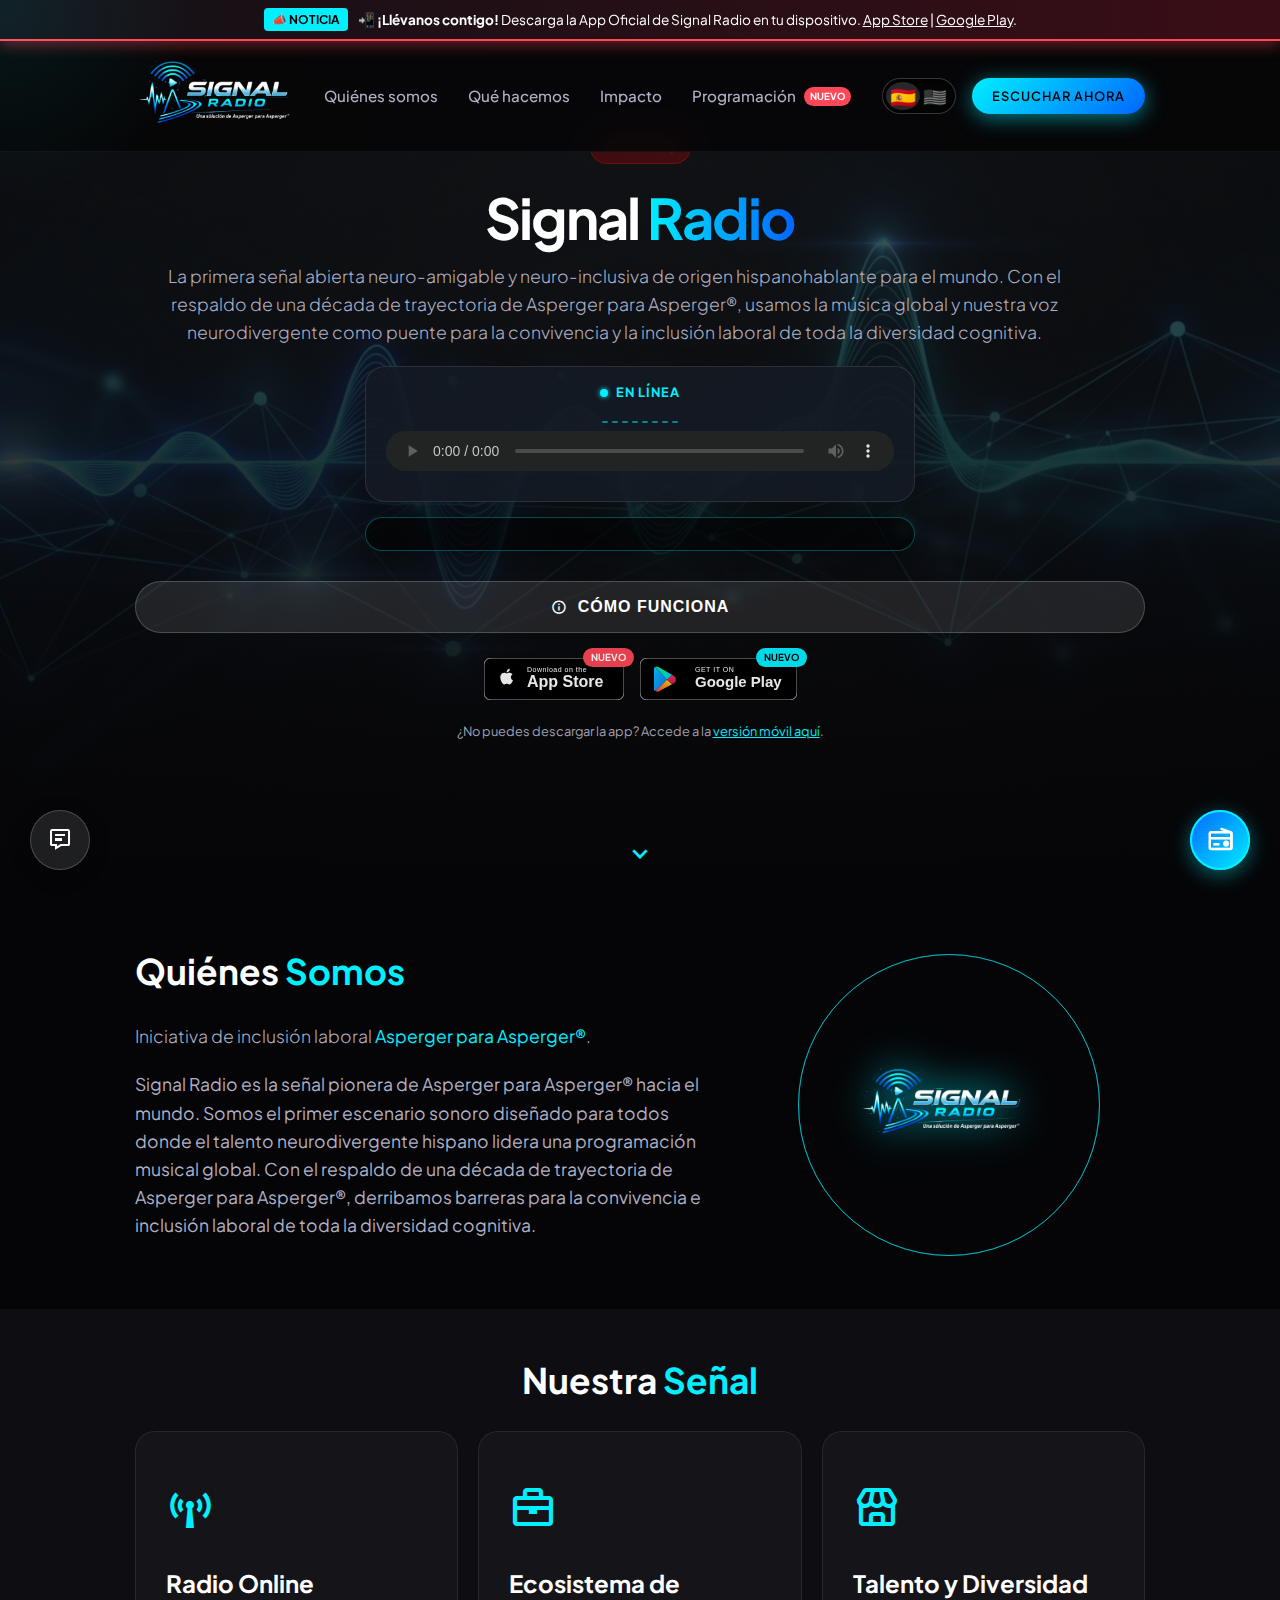
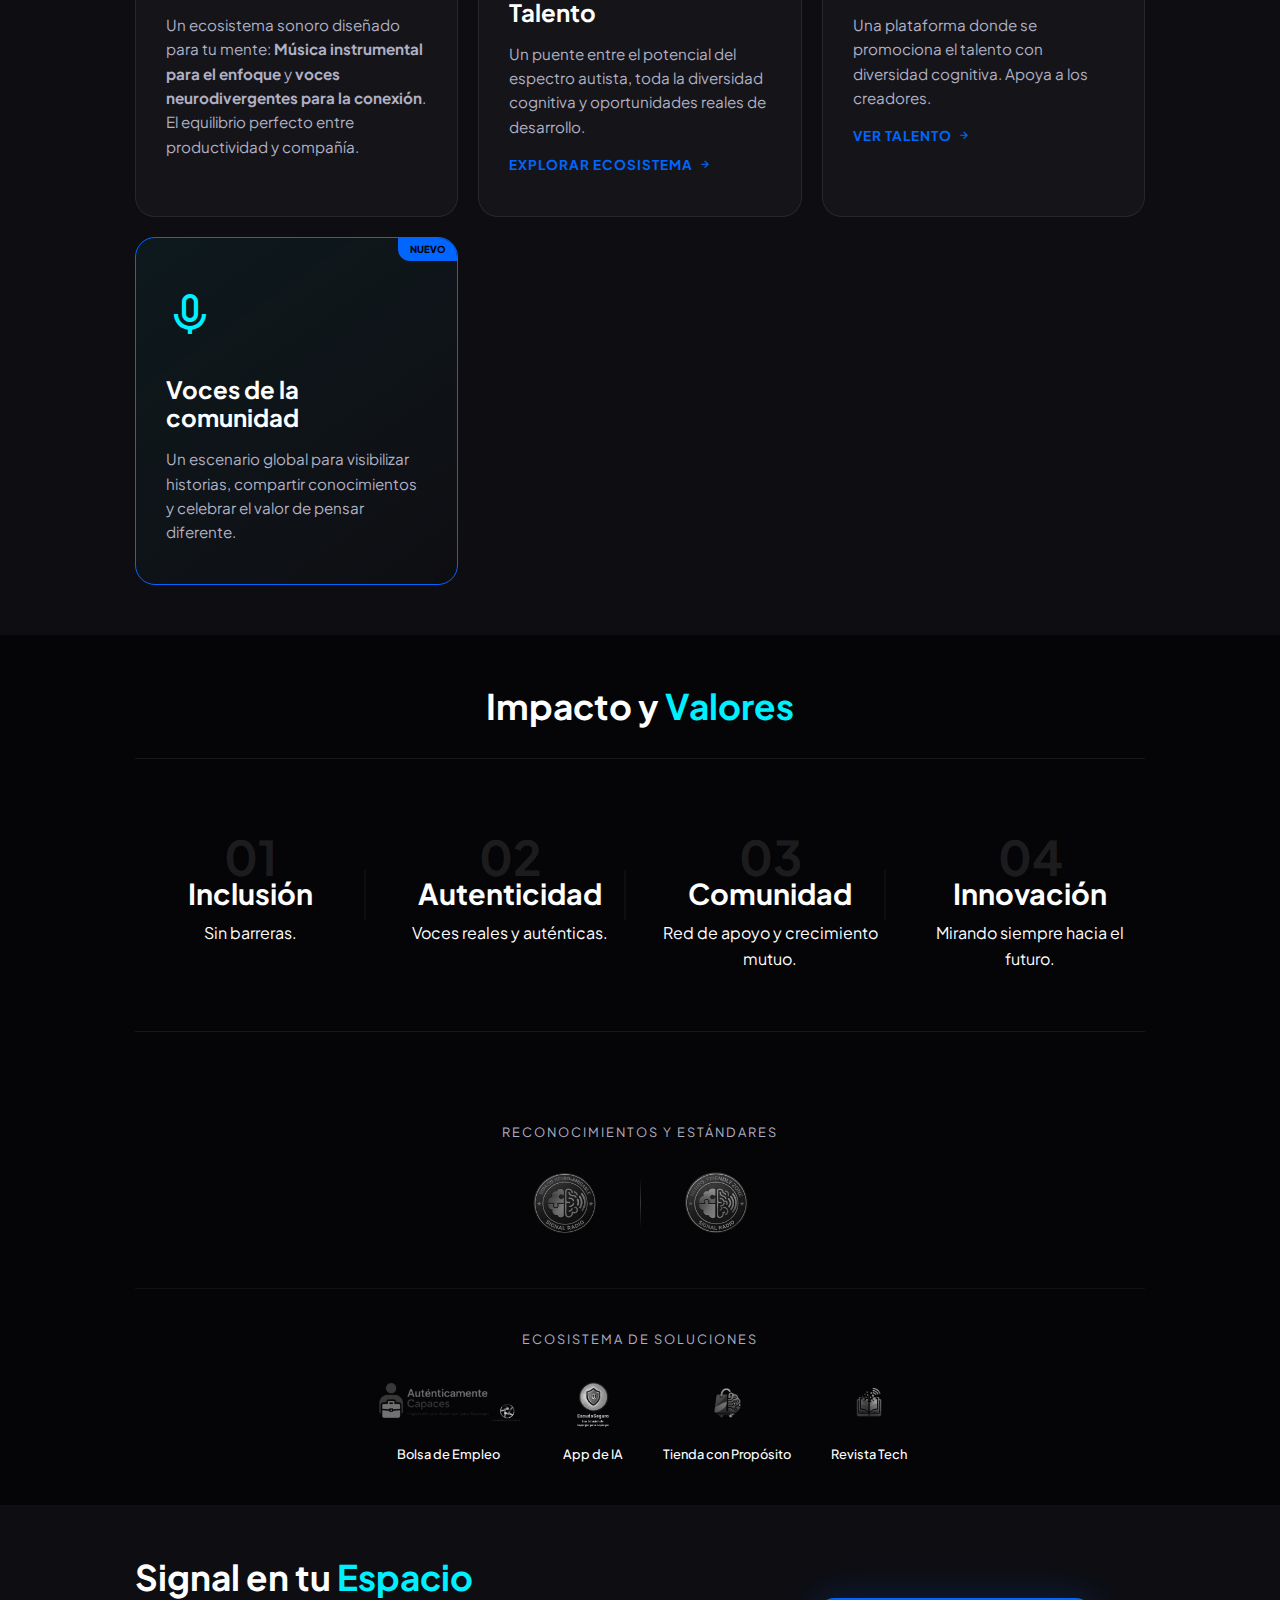
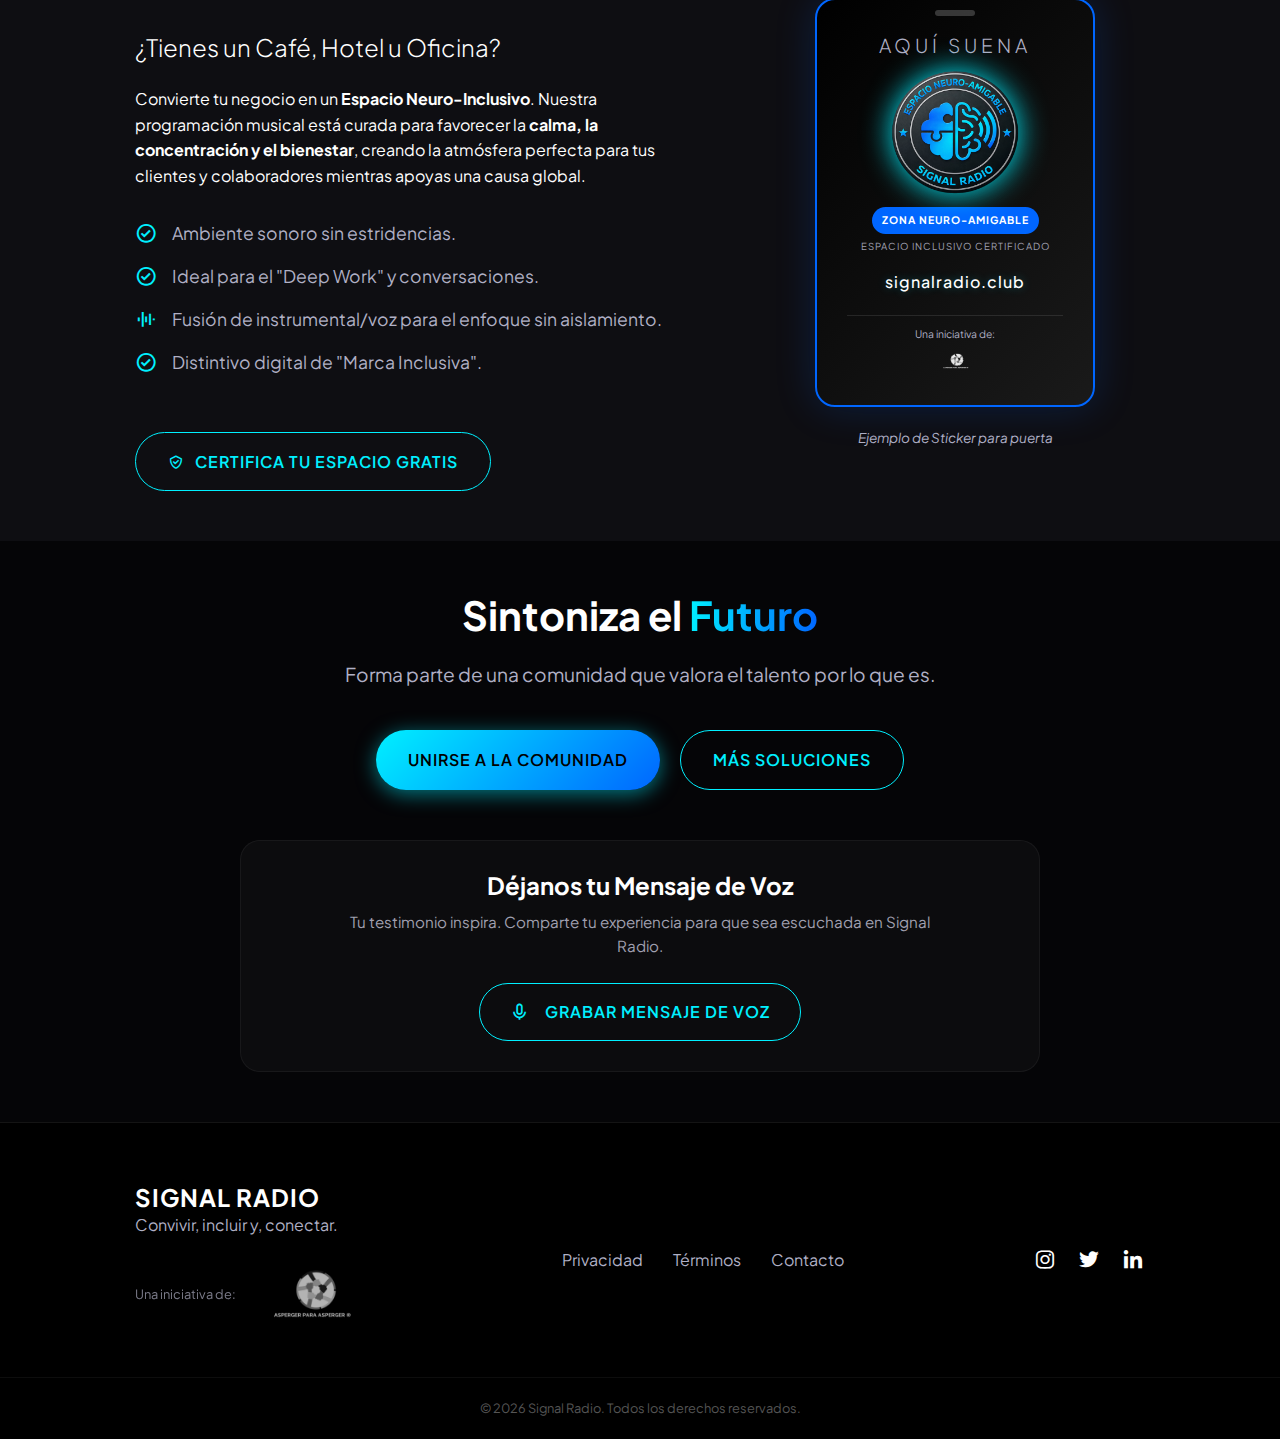
<file: index.html>
<!DOCTYPE html>
<html lang="es">

<head>
    <!-- Google tag (gtag.js) -->
    <script async src="https://www.googletagmanager.com/gtag/js?id=G-HJBBLT3CT5"></script>
    <script>
        window.dataLayer = window.dataLayer || [];
        function gtag() { dataLayer.push(arguments); }
        gtag('js', new Date());

        gtag('config', 'G-HJBBLT3CT5');
    </script>
    <meta name="referrer" content="strict-origin-when-cross-origin">
    <meta charset="UTF-8">
    <meta name="viewport" content="width=device-width, initial-scale=1.0">
    <meta name="description"
        content="SIGNAL RADIO: Una señal abierta para la comunidad con diversidad cognitiva. Una década de trayectoria siendo el puente para la convivencia e inclusión laboral del talento neurodivergente.">
    <title>SIGNAL RADIO | La Primera Señal Abierta Neuro-Inclusiva - The First Neuro-Inclusive Open Signal</title>

    <!-- Open Graph / Facebook -->
    <meta property="og:type" content="website">
    <meta property="og:url" content="https://signalradio.club/">
    <meta property="og:title"
        content="SIGNAL RADIO | La Primera Radio Neuro-Inclusiva - The First Neuro-Inclusive Radio Station">
    <meta property="og:description"
        content="SIGNAL RADIO: Una señal abierta para la convivencia e inclusión laboral de la diversidad cognitiva y el talento neurodivergente - SIGNAL RADIO: An open signal for coexistence and workplace inclusion of cognitive diversity and neurodivergent talent">
    <meta property="og:image" content="https://signalradio.club/portada-signal-radio-asperger-para-asperger.jpg">

    <!-- Twitter -->
    <meta property="twitter:card" content="summary_large_image">
    <meta property="twitter:url" content="https://signalradio.club/">
    <meta property="twitter:title"
        content="SIGNAL RADIO | La Primera Radio Neuro-Inclusiva - The First Neuro-Inclusive Radio Station">
    <meta property="twitter:description"
        content="SIGNAL RADIO: Una señal abierta para la convivencia e inclusión laboral de la diversidad cognitiva y el talento neurodivergente - SIGNAL RADIO: An open signal for coexistence and workplace inclusion of cognitive diversity and neurodivergent talent">
    <meta property="twitter:image" content="https://signalradio.club/portada-signal-radio-asperger-para-asperger.jpg">
    <link rel="preconnect" href="https://fonts.googleapis.com">
    <link rel="preconnect" href="https://fonts.gstatic.com" crossorigin>
    <link href="https://fonts.googleapis.com/css2?family=Plus+Jakarta+Sans:wght@300;400;500;600;700;800&display=swap"
        rel="stylesheet">
    <link rel="stylesheet" href="styles.css?v=7">
    <link rel="icon" type="image/png" href="icono-signal.png">
    <link rel="manifest" href="manifest.json">

    <!-- Boxicons for icons -->
    <link href='https://unpkg.com/boxicons@2.1.4/css/boxicons.min.css' rel='stylesheet'>
    <style>
        .player-container {
            margin: 30px auto;
            max-width: 600px;
            padding: 20px;
            background: rgba(255, 255, 255, 0.05);
            backdrop-filter: blur(10px);
            border: 1px solid rgba(255, 255, 255, 0.1);
            border-radius: 20px;
            box-shadow: 0 10px 30px rgba(0, 0, 0, 0.3);
            display: flex;
            flex-direction: column;
            align-items: center;
            justify-content: center;
            animation: fadeIn 1s ease-out;
        }

        .player-label {
            color: var(--accent-primary);
            font-size: 0.9rem;
            text-transform: uppercase;
            letter-spacing: 1.5px;
            margin-bottom: 15px;
            font-weight: 600;
        }

        audio {
            width: 100%;
            height: 40px;
            outline: none;
            filter: invert(0.9) hue-rotate(180deg);
            /* Simple dark mode tweak for standard audio player */
        }

        /* Language Switcher Styles - Flags */
        .lang-switch {
            display: flex;
            align-items: center;
            background: rgba(0, 0, 0, 0.4);
            border-radius: 30px;
            padding: 4px;
            margin-left: 15px;
            border: 1px solid rgba(255, 255, 255, 0.2);
            cursor: pointer;
            position: relative;
            height: 36px;
            width: 74px;
            transition: all 0.3s ease;
            box-shadow: inset 0 2px 4px rgba(0, 0, 0, 0.3);
        }

        .lang-option {
            flex: 1;
            text-align: center;
            font-size: 1.2rem;
            /* Larger for flags */
            z-index: 2;
            opacity: 0.5;
            transition: opacity 0.3s ease, transform 0.3s ease;
            line-height: 28px;
            filter: grayscale(100%);
            /* Flags grey when inactive */
        }

        .lang-option.active {
            opacity: 1;
            filter: grayscale(0%);
            transform: scale(1.1);
        }

        .lang-bg {
            position: absolute;
            top: 3px;
            left: 3px;
            width: 34px;
            height: 28px;
            background: rgba(255, 255, 255, 0.15);
            /* Subtle highlight behind active flag */
            border-radius: 50%;
            transition: transform 0.3s cubic-bezier(0.4, 0.0, 0.2, 1);
            z-index: 1;
            box-shadow: 0 2px 4px rgba(0, 0, 0, 0.2);
        }

        /* State for English */
        .lang-switch.en-active .lang-bg {
            transform: translateX(34px);
        }

        @keyframes fadeIn {
            from {
                opacity: 0;
                transform: translateY(10px);
            }

            to {
                opacity: 1;
                transform: translateY(0);
            }
        }

        /* Mobile Adjustments for Lang Switch */
        @media (max-width: 768px) {
            .header-cta {
                display: none;
                /* Hide CTA on mobile to fit lang switch if needed, or adjust flex */
            }

            .header-container {
                gap: 10px;
            }

            .lang-switch {
                margin-left: auto;
                margin-right: 10px;
            }
        }

        .hero-actions {
            flex-direction: column;
        }

        .cta-section h2 {
            font-size: 2.5rem;
        }

        /* --- Custom Player Styles --- */
        .custom-player-wrapper {
            background: rgba(20, 20, 35, 0.6);
            backdrop-filter: blur(15px);
            border: 1px solid rgba(0, 240, 255, 0.2);
            border-radius: 20px;
            padding: 20px 30px;
            display: flex;
            align-items: center;
            gap: 20px;
            width: 100%;
            max-width: 600px;
            margin: 30px auto;
            position: relative;
            overflow: hidden;
            box-shadow: 0 10px 40px rgba(0, 0, 0, 0.4), inset 0 0 20px rgba(0, 240, 255, 0.05);
            transition: all 0.3s ease;
        }

        .custom-player-wrapper:hover {
            border-color: rgba(0, 240, 255, 0.4);
            box-shadow: 0 15px 50px rgba(0, 240, 255, 0.15);
        }

        /* Play Button */
        .cp-play-btn {
            width: 60px;
            height: 60px;
            border-radius: 50%;
            background: linear-gradient(135deg, var(--accent-primary), var(--accent-secondary));
            border: none;
            cursor: pointer;
            display: flex;
            align-items: center;
            justify-content: center;
            font-size: 2rem;
            color: #000;
            box-shadow: 0 0 20px rgba(0, 240, 255, 0.4);
            transition: transform 0.2s, box-shadow 0.2s;
            flex-shrink: 0;
            position: relative;
            z-index: 2;
        }

        .cp-play-btn:hover {
            transform: scale(1.05);
            box-shadow: 0 0 30px rgba(0, 240, 255, 0.6);
        }

        .cp-play-btn:active {
            transform: scale(0.95);
        }

        /* Waveform/Visualizer Mockup */
        .cp-visualizer {
            flex: 1;
            display: flex;
            align-items: flex-end;
            /* Bars grow from bottom */
            justify-content: space-between;
            height: 30px;
            gap: 3px;
            opacity: 0.5;
            transition: opacity 0.3s;
        }

        /* When playing, visualizer lights up */
        .custom-player-wrapper.is-playing .cp-visualizer {
            opacity: 1;
        }

        .cp-bar {
            width: 4px;
            background: var(--accent-primary);
            border-radius: 2px;
            height: 10%;
            /* Default idle height */
            animation: none;
        }

        .custom-player-wrapper.is-playing .cp-bar {
            animation: soundWave 1.2s infinite ease-in-out;
        }

        /* Stagger animations for random look */
        .cp-bar:nth-child(2n) {
            animation-delay: 0.1s;
        }

        .cp-bar:nth-child(3n) {
            animation-delay: 0.2s;
        }

        .cp-bar:nth-child(4n) {
            animation-delay: 0.3s;
        }

        .cp-bar:nth-child(5n) {
            animation-delay: 0.15s;
        }

        @keyframes soundWave {

            0%,
            100% {
                height: 10%;
                opacity: 0.5;
            }

            50% {
                height: 100%;
                opacity: 1;
                box-shadow: 0 0 10px var(--accent-primary);
            }
        }

        /* Track Info */
        .cp-info {
            position: absolute;
            bottom: 5px;
            left: 100px;
            right: 20px;
            display: flex;
            justify-content: space-between;
            align-items: center;
            font-size: 0.75rem;
            color: var(--text-muted);
            pointer-events: none;
            /* Let clicks pass through */
        }

        .cp-status {
            text-transform: uppercase;
            letter-spacing: 1px;
            font-weight: 700;
            color: var(--accent-primary);
            font-size: 0.65rem;
            margin-bottom: 2px;
        }

        .cp-track-name {
            color: #fff;
            font-weight: 500;
            white-space: nowrap;
            overflow: hidden;
            text-overflow: ellipsis;
            max-width: 250px;
        }

        /* Volume Control (Mini) */
        .cp-volume {
            display: flex;
            align-items: center;
            gap: 8px;
        }

        .cp-volume i {
            font-size: 1.2rem;
            color: var(--text-muted);
            cursor: pointer;
            transition: color 0.2s;
        }

        .cp-volume i:hover {
            color: #fff;
        }

        .cp-vol-slider {
            width: 60px;
            height: 4px;
            background: rgba(255, 255, 255, 0.1);
            border-radius: 2px;
            appearance: none;
            outline: none;
            cursor: pointer;
        }

        .cp-vol-slider::-webkit-slider-thumb {
            appearance: none;
            width: 10px;
            height: 10px;
            border-radius: 50%;
            background: #fff;
            cursor: pointer;
            transition: transform 0.1s;
        }

        .cp-vol-slider::-webkit-slider-thumb:hover {
            transform: scale(1.3);
            background: var(--accent-primary);
        }

        /* Mobile Adjustments */
        @media (max-width: 600px) {
            .cp-visualizer {
                display: none;
            }

            /* Hide complex visualizer on mobile */
            .custom-player-wrapper {
                padding: 15px 20px;
                flex-direction: row;
                justify-content: space-between;
            }

            .cp-info {
                position: static;
                text-align: left;
                width: 100%;
                max-width: none;
                margin-left: 15px;
            }

            .cp-status {
                display: block;
            }

            .cp-track-name {
                max-width: 180px;
            }

            .cp-volume {
                display: none;
            }

            /* Hide volume on mobile, rely on system */
        }
    </style>
</head>

<body>
    <div class="cursor-glow"></div>

    <header id="main-header">
        <div class="notification-banner">
            <div class="banner-content">
                <span class="banner-tag" style="background: var(--accent-primary); color: #000;"
                    data-i18n="banner_tag">📣 NOTICIA</span>
                <span data-i18n="banner_text">
                    📲 <strong>¡Llévanos contigo!</strong> Descarga la App Oficial de Signal Radio en tu dispositivo. <a
                        href="https://apps.apple.com/app/signal-radio/id6758902221" target="_blank"
                        style="color: #fff; text-decoration: underline;">App Store</a> | <a
                        href="https://play.google.com/store/apps/details?id=org.aspergerparaasperger.and6974f562d6ecc"
                        target="_blank" style="color: #fff; text-decoration: underline;">Google Play</a>.
                </span>
            </div>
        </div>
        <div class="container header-container">
            <div class="logo">
                <img src="logo-4.png" alt="Signal Radio Logo" class="logo-img">
            </div>

            <nav class="main-nav">
                <ul>
                    <li><a href="#about" data-i18n="nav_about">Quiénes somos</a></li>
                    <li><a href="#services" data-i18n="nav_what_we_do">Qué hacemos</a></li>
                    <li><a href="#values" data-i18n="nav_impact">Impacto</a></li>
                    <li><a href="programacion" style="display: inline-flex; align-items: center;"><span
                                data-i18n="nav_schedule_menu">Programación</span> <span
                                style="background: #ff4757; color: white; font-size: 0.6rem; font-weight: bold; padding: 2px 6px; border-radius: 10px; margin-left: 8px; animation: bounce 2s infinite;">NUEVO</span></a>
                    </li>
                </ul>
            </nav>

            <!-- Language Switcher -->
            <div class="lang-switch" id="langSwitch" onclick="toggleLanguage()" aria-label="Cambiar idioma">
                <div class="lang-bg"></div>
                <div class="lang-option active" id="btn-es">🇪🇸</div>
                <div class="lang-option" id="btn-en">🇺🇸</div>
            </div>

            <div class="header-cta">
                <a href="#listen" class="btn btn-primary btn-sm" data-i18n="nav_listen">Escuchar ahora</a>
            </div>

            <button class="mobile-menu-btn" aria-label="Abrir menú" style="position: relative;">
                <i class='bx bx-menu'></i>
                <span class="menu-alert-badge"
                    style="position: absolute; top: -5px; right: -5px; background: #ff4757; color: white; font-size: 0.5rem; font-weight: bold; padding: 2px 5px; border-radius: 10px; border: 2px solid #000; box-shadow: 0 0 5px rgba(255, 71, 87, 0.5);">1</span>
            </button>
        </div>
    </header>

    <main>
        <!-- Hero Section -->
        <section id="hero" class="hero-section">
            <div class="hero-bg">
                <img src="hero-bg.png" alt="Ondas digitales fondo">
                <div class="overlay"></div>
            </div>
            <div class="container hero-content">
                <div class="signal-indicator">
                    <span class="dot"></span> <span data-i18n="hero_live">EN VIVO</span>
                </div>
                <h2 class="main-title">Signal <span class="text-gradient">Radio</span></h2>
                <p class="subtitle" data-i18n="hero_subtitle">La primera señal abierta neuro-amigable y neuro-inclusiva
                    de origen hispanohablante para el mundo. Con el respaldo de una década de trayectoria de Asperger
                    para Asperger®, usamos la música global y nuestra voz neurodivergente como puente para la
                    convivencia y la inclusión laboral de toda la diversidad cognitiva.</p>

                <!-- Opcion 1: Audio Tag (Restored) -->
                <div class="player-container" id="listen">




                    <div class="player-status"
                        style="color: var(--accent-primary); font-size: 0.8rem; font-weight: 700; letter-spacing: 1px; margin-bottom: 5px;">
                        <span class="dot"
                            style="display: inline-block; width: 8px; height: 8px; background: var(--accent-primary); border-radius: 50%; margin-right: 5px; box-shadow: 0 0 5px var(--accent-primary);"></span>
                        <span data-i18n="hero_live">EN LÍNEA</span>
                    </div>

                    <!-- Visualizer Added -->
                    <div class="visualizer-container">
                        <div class="v-bar"></div>
                        <div class="v-bar"></div>
                        <div class="v-bar"></div>
                        <div class="v-bar"></div>
                        <div class="v-bar"></div>
                        <div class="v-bar"></div>
                        <div class="v-bar"></div>
                        <div class="v-bar"></div>
                    </div>
                    <audio id="mainRadio" controls preload="metadata">
                        <source src="https://signalradio.aspergerparaasperger.org/listen/signal_radio/radio.mp3"
                            type="audio/mpeg">
                        Tu navegador no soporta el elemento de audio.
                    </audio>
                    <p data-i18n="player_note" class="player-note"
                        style="margin-top: 15px; font-size: 0.85rem; opacity: 0.9; text-align: center; color: var(--text-color);">
                    </p>
                </div>




                <!-- NEWS TICKER (Standard Position) -->
                <div class="news-ticker-container">
                    <div class="ticker-wrapper">
                        <div class="ticker-item" data-i18n="ticker_item_1">✨ Conectamos capacidades con oportunidades.
                            <a href="https://autenticamentecapaces.work" target="_blank">Visita nuestro ecosistema de
                                inclusión</a>
                        </div>
                        <div class="ticker-item" data-i18n="ticker_item_2">🛒 Promovemos el talento con diversidad
                            cognitiva. <a href="https://tienda.aspergerparaasperger.org" target="_blank">Visita la
                                Tienda</a>
                        </div>
                        <div class="ticker-item" data-i18n="ticker_item_3">🎙️ Signal Radio: Tu espacio de enfoque y
                            conexión.</div>
                    </div>
                </div>

                <div class="hero-actions" style="margin-top: 30px;">
                    <!-- Removed Play Button since player is active -->
                    <button class="btn btn-secondary btn-lg" onclick="openOnboarding()">
                        <i class='bx bx-info-circle'></i> <span data-i18n="btn_how_it_works">Cómo funciona</span>
                    </button>
                </div>

                <!-- App Store Badges -->
                <div class="app-store-badges"
                    style="display: flex; justify-content: center; align-items: center; gap: 16px; margin-top: 25px; flex-wrap: wrap;">
                    <a href="https://apps.apple.com/app/signal-radio/id6758902221" target="_blank"
                        style="display: inline-block; cursor: pointer; transition: transform 0.2s ease, opacity 0.2s ease; opacity: 0.9; position: relative;"
                        onmouseover="this.style.transform='scale(1.05)'; this.style.opacity='1'"
                        onmouseout="this.style.transform='scale(1)'; this.style.opacity='0.9'">
                        <span data-i18n="badge_new"
                            style="position: absolute; top: -10px; right: -10px; background: #ff4757; color: white; padding: 2px 8px; border-radius: 10px; font-size: 0.6rem; font-weight: bold; box-shadow: 0 2px 5px rgba(0,0,0,0.3); z-index: 10; animation: bounce 2s infinite;">NUEVO</span>
                        <svg xmlns="http://www.w3.org/2000/svg" width="140" height="42" viewBox="0 0 140 42">
                            <rect width="140" height="42" rx="7" fill="#000" stroke="#A6A6A6" stroke-width="1" />
                            <text x="43" y="14" fill="#fff" font-family="Arial, sans-serif" font-size="7"
                                letter-spacing="0.5">Download on the</text>
                            <text x="43" y="29" fill="#fff" font-family="Arial, sans-serif" font-size="16"
                                font-weight="600">App Store</text>
                            <g transform="translate(12, 7) scale(0.6)">
                                <path fill="#fff"
                                    d="M24.769 20.3a5.904 5.904 0 0 1 2.816-4.949 6.04 6.04 0 0 0-4.764-2.578c-2.006-.211-3.954 1.2-4.976 1.2-1.04 0-2.613-1.181-4.306-1.148a6.343 6.343 0 0 0-5.334 3.257c-2.3 3.987-.587 9.854 1.621 13.084 1.104 1.582 2.393 3.351 4.084 3.29 1.652-.067 2.271-1.058 4.267-1.058 1.978 0 2.558 1.058 4.284 1.02 1.773-.03 2.892-1.592 3.956-3.192a13.222 13.222 0 0 0 1.804-3.668 5.702 5.702 0 0 1-3.452-5.258zM21.535 10.543a5.804 5.804 0 0 0 1.328-4.157 5.906 5.906 0 0 0-3.823 1.978 5.527 5.527 0 0 0-1.362 4.003 4.882 4.882 0 0 0 3.857-1.824z" />
                            </g>
                        </svg>
                    </a>
                    <a href="https://play.google.com/store/apps/details?id=org.aspergerparaasperger.and6974f562d6ecc"
                        target="_blank"
                        style="display: inline-block; cursor: pointer; transition: transform 0.2s ease, opacity 0.2s ease; opacity: 0.9; position: relative;"
                        onmouseover="this.style.transform='scale(1.05)'; this.style.opacity='1'"
                        onmouseout="this.style.transform='scale(1)'; this.style.opacity='0.9'">
                        <span data-i18n="badge_new"
                            style="position: absolute; top: -10px; right: -10px; background: #00f0ff; color: #000; padding: 2px 8px; border-radius: 10px; font-size: 0.6rem; font-weight: bold; box-shadow: 0 2px 5px rgba(0,0,0,0.3); z-index: 10; animation: bounce 2s infinite;">NUEVO</span>
                        <svg xmlns="http://www.w3.org/2000/svg" width="157" height="42" viewBox="0 0 157 42">
                            <rect width="157" height="42" rx="7" fill="#000" stroke="#A6A6A6" stroke-width="1" />
                            <text x="55" y="14" fill="#fff" font-family="Arial, sans-serif" font-size="7"
                                letter-spacing="0.5">GET IT ON</text>
                            <text x="55" y="29" fill="#fff" font-family="Arial, sans-serif" font-size="15"
                                font-weight="600">Google Play</text>
                            <g transform="translate(13, 9)">
                                <defs>
                                    <linearGradient id="gp1" x1="0" y1="0" x2="1" y2="1">
                                        <stop offset="0%" stop-color="#00C3FF" />
                                        <stop offset="100%" stop-color="#1B6EF3" />
                                    </linearGradient>
                                    <linearGradient id="gp2" x1="0" y1="0" x2="1" y2="0">
                                        <stop offset="0%" stop-color="#00F076" />
                                        <stop offset="100%" stop-color="#00D2FF" />
                                    </linearGradient>
                                    <linearGradient id="gp3" x1="0" y1="1" x2="1" y2="0">
                                        <stop offset="0%" stop-color="#FF3A44" />
                                        <stop offset="100%" stop-color="#FFE000" />
                                    </linearGradient>
                                    <linearGradient id="gp4" x1="0" y1="0" x2="0" y2="1">
                                        <stop offset="0%" stop-color="#FF3A44" />
                                        <stop offset="100%" stop-color="#C31162" />
                                    </linearGradient>
                                </defs>
                                <path fill="url(#gp1)"
                                    d="M1 1.5 L1 22.5 C1 23.3 1.7 24 2.5 24 L2.5 24 L14 12.75 L2.5 0 C1.7 0 1 0.7 1 1.5Z" />
                                <path fill="url(#gp2)" d="M2.5 0 L14 12.75 L19 7.75 L5.5 0 C4.5 -0.6 3.4 -0.3 2.5 0Z" />
                                <path fill="url(#gp3)"
                                    d="M2.5 24 L14 12.75 L19 17.25 L5.5 24.5 C4.5 25.1 3.4 24.6 2.5 24Z" />
                                <path fill="url(#gp4)"
                                    d="M19 7.75 L14 12.75 L19 17.25 L22 15.5 C23 14.9 23 10.6 22 10 L19 7.75Z" />
                            </g>
                        </svg>
                    </a>
                </div>
                
                <p style="margin-top: 15px; font-size: 0.8rem; color: #a0a0b0;">
                    <span data-i18n="app_fallback_text">¿No puedes descargar la app? Accede a la</span> 
                    <a href="https://app.signalradio.club" target="_blank" style="color: var(--accent-primary); text-decoration: underline;" data-i18n="app_fallback_link">versión móvil aquí</a>.
                </p>
            </div>
            <div class="scroll-down">
                <i class='bx bx-chevron-down'></i>
            </div>
        </section>


        <!-- Quiénes somos -->
        <section id="about" class="section">
            <div class="container about-container">
                <div class="about-text">
                    <h2 class="section-title"><span data-i18n="about_title">Quiénes</span> <span class="text-highlight"
                            data-i18n="about_highlight">Somos</span></h2>
                    <p class="lead-text" data-i18n="about_lead">
                        Iniciativa de inclusión laboral <strong class="text-cyan">Asperger para Asperger®</strong>.
                    </p>
                    <p data-i18n="about_desc">
                        Signal Radio es la señal pionera de Asperger para Asperger® hacia el mundo. Somos el primer
                        escenario sonoro diseñado para todos donde el talento neurodivergente hispano lidera una
                        programación musical global. Con el respaldo de una década de trayectoria de Asperger para
                        Asperger®, derribamos barreras para la convivencia e inclusión laboral de toda la diversidad
                        cognitiva.
                    </p>
                </div>
                <div class="about-visual">
                    <div class="pulse-circle">
                        <img src="logo-signal-v2.png" alt="Signal" class="floating-icon">
                    </div>
                </div>
            </div>
        </section>

        <!-- Qué hacemos -->
        <section id="services" class="section bg-darker">
            <div class="container">
                <h2 class="section-title text-center"><span data-i18n="services_title">Nuestra</span> <span
                        class="text-highlight" data-i18n="services_highlight">Señal</span></h2>
                <div class="grid-cards">
                    <div class="card">
                        <div class="card-icon"><i class='bx bx-broadcast'></i></div>
                        <h3 data-i18n="card1_title">Radio Online</h3>
                        <p data-i18n="card1_desc">Un ecosistema sonoro diseñado para tu mente: <strong>Música
                                instrumental para el enfoque</strong> y <strong>voces neurodivergentes para la
                                conexión</strong>. El equilibrio perfecto entre productividad y compañía.</p>
                    </div>

                    <!-- Card 2: Empleo/Talento (Action Card) -->
                    <a href="https://autenticamentecapaces.work" target="_blank" class="card action-card">
                        <div class="card-icon"><i class='bx bx-briefcase'></i></div>
                        <h3 data-i18n="card2_title">Ecosistema de Talento</h3>
                        <p data-i18n="card2_desc">Un puente entre el potencial del espectro autista, toda la diversidad
                            cognitiva y oportunidades reales de
                            desarrollo.</p>
                        <div class="card-cta" data-i18n="card2_cta">Explorar Ecosistema <i
                                class='bx bx-right-arrow-alt'></i>
                        </div>
                    </a>

                    <!-- Card 3: Tienda (Action Card) -->
                    <a href="https://tienda.aspergerparaasperger.org" target="_blank" class="card action-card">
                        <div class="card-icon"><i class='bx bx-store'></i></div>
                        <h3 data-i18n="card3_title">Talento y Diversidad</h3>
                        <p data-i18n="card3_desc">Una plataforma donde se promociona el talento con diversidad
                            cognitiva. Apoya a los creadores.</p>
                        <div class="card-cta" data-i18n="card3_cta">Ver Talento <i class='bx bx-right-arrow-alt'></i>
                        </div>
                    </a>
                    <div class="card highlight-card"
                        style="position: relative; overflow: hidden; border: 1px solid var(--accent-secondary);">
                        <div
                            style="position: absolute; top: 0; right: 0; background: var(--accent-secondary); color: #000; font-size: 0.6rem; font-weight: 800; padding: 4px 12px; border-bottom-left-radius: 12px;">
                            NUEVO</div>
                        <div class="card-icon"><i class='bx bx-microphone'></i></div>
                        <h3 data-i18n="card4_title">Voces de la comunidad</h3>
                        <p data-i18n="card4_desc">Un escenario global para visibilizar historias, compartir
                            conocimientos y
                            celebrar el valor de pensar diferente.</p>
                    </div>
                </div>
            </div>
        </section>

        <!-- Impacto / Valores -->
        <section id="values" class="section">
            <div class="container">
                <h2 class="section-title text-center"><span data-i18n="values_title">Impacto y</span> <span
                        class="text-highlight" data-i18n="values_highlight">Valores</span></h2>
                <div class="values-grid">
                    <div class="value-item">
                        <span class="value-number">01</span>
                        <h3 data-i18n="value1_title">Inclusión</h3>
                        <p data-i18n="value1_desc">Sin barreras.</p>
                    </div>
                    <div class="value-item">
                        <span class="value-number">02</span>
                        <h3 data-i18n="value2_title">Autenticidad</h3>
                        <p data-i18n="value2_desc">Voces reales y auténticas.</p>
                    </div>
                    <div class="value-item">
                        <span class="value-number">03</span>
                        <h3 data-i18n="value3_title">Comunidad</h3>
                        <p data-i18n="value3_desc">Red de apoyo y crecimiento mutuo.</p>
                    </div>
                    <div class="value-item">
                        <span class="value-number">04</span>
                        <h3 data-i18n="value4_title">Innovación</h3>
                        <p data-i18n="value4_desc">Mirando siempre hacia el futuro.</p>
                    </div>
                </div>
            </div>
        </section>

        <!-- Trust Badges Section -->
        <section class="trust-container" style="padding: 40px 0; border-bottom: 1px solid rgba(255,255,255,0.05);">
            <div class="container text-center">
                <p style="color: var(--text-muted); font-size: 0.8rem; letter-spacing: 2px; text-transform: uppercase; margin-bottom: 25px;"
                    data-i18n="trust_label">RECONOCIMIENTOS Y ESTÁNDARES</p>
                <div style="display: flex; justify-content: center; align-items: center; gap: 40px; flex-wrap: wrap;">
                    <img src="logo-neuro-amigable.png" alt="Sello Neuro-Amigable"
                        style="height: 70px; filter: grayscale(100%); opacity: 0.7; transition: all 0.3s;"
                        onmouseover="this.style.filter='grayscale(0%)'; this.style.opacity='1'"
                        onmouseout="this.style.filter='grayscale(100%)'; this.style.opacity='0.7'">
                    <div
                        style="width: 1px; height: 50px; background: linear-gradient(to bottom, transparent, rgba(255,255,255,0.2), transparent);">
                    </div>
                    <img src="sello-english.png" alt="Global Neuro-Inclusive Seal"
                        style="height: 70px; filter: grayscale(100%); opacity: 0.7; transition: all 0.3s;"
                        onmouseover="this.style.filter='grayscale(0%)'; this.style.opacity='1'"
                        onmouseout="this.style.filter='grayscale(100%)'; this.style.opacity='0.7'">
                </div>

                <!-- New Ecosystem Section -->
                <div style="margin-top: 50px; border-top: 1px solid rgba(255,255,255,0.05); padding-top: 40px;">
                    <p style="color: var(--text-muted); font-size: 0.8rem; letter-spacing: 2px; text-transform: uppercase; margin-bottom: 30px;"
                        data-i18n="ecosystem_label">ECOSISTEMA DE SOLUCIONES</p>

                    <div style="display: flex; justify-content: center; gap: 40px; flex-wrap: wrap;">
                        <!-- Auténticamente Capaces -->
                        <div style="display: flex; flex-direction: column; align-items: center; max-width: 150px;">
                            <img src="logo-autenticamente.png" alt="Auténticamente Capaces"
                                style="height: 50px; object-fit: contain; margin-bottom: 15px; filter: grayscale(100%) brightness(1.2); opacity: 0.8; transition: all 0.3s;"
                                onmouseover="this.style.filter='grayscale(0%) brightness(1)'; this.style.opacity='1'"
                                onmouseout="this.style.filter='grayscale(100%) brightness(1.2)'; this.style.opacity='0.8'">
                            <p style="font-size: 0.8rem; color: var(--text-color); font-weight: 500; text-align: center;"
                                data-i18n="desc_autenticamente">Bolsa de Empleo</p>
                        </div>

                        <!-- Escudo Seguro -->
                        <div style="display: flex; flex-direction: column; align-items: center; max-width: 150px;">
                            <img src="logo-escudo-seguro.png" alt="Escudo Seguro"
                                style="height: 50px; object-fit: contain; margin-bottom: 15px; filter: grayscale(100%) brightness(1.2); opacity: 0.8; transition: all 0.3s;"
                                onmouseover="this.style.filter='grayscale(0%) brightness(1)'; this.style.opacity='1'"
                                onmouseout="this.style.filter='grayscale(100%) brightness(1.2)'; this.style.opacity='0.8'">
                            <p style="font-size: 0.8rem; color: var(--text-color); font-weight: 500; text-align: center;"
                                data-i18n="desc_escudo">App de IA</p>
                        </div>

                        <!-- Tienda -->
                        <div style="display: flex; flex-direction: column; align-items: center; max-width: 150px;">
                            <img src="logo-tienda.png" alt="La Tienda"
                                style="height: 50px; object-fit: contain; margin-bottom: 15px; filter: grayscale(100%) brightness(1.2); opacity: 0.8; transition: all 0.3s;"
                                onmouseover="this.style.filter='grayscale(0%) brightness(1)'; this.style.opacity='1'"
                                onmouseout="this.style.filter='grayscale(100%) brightness(1.2)'; this.style.opacity='0.8'">
                            <p style="font-size: 0.8rem; color: var(--text-color); font-weight: 500; text-align: center;"
                                data-i18n="desc_tienda">Tienda con Propósito</p>
                        </div>

                        <!-- Revista -->
                        <div style="display: flex; flex-direction: column; align-items: center; max-width: 150px;">
                            <img src="logo-revista.png" alt="La Revista"
                                style="height: 50px; object-fit: contain; margin-bottom: 15px; filter: grayscale(100%) brightness(1.2); opacity: 0.8; transition: all 0.3s;"
                                onmouseover="this.style.filter='grayscale(0%) brightness(1)'; this.style.opacity='1'"
                                onmouseout="this.style.filter='grayscale(100%) brightness(1.2)'; this.style.opacity='0.8'">
                            <p style="font-size: 0.8rem; color: var(--text-color); font-weight: 500; text-align: center;"
                                data-i18n="desc_revista">Revista Tech</p>
                        </div>


                    </div>
                </div>
            </div>
        </section>

        <!-- Signal Spaces (B2B / Viralization) -->
        <section id="signal-spaces" class="section bg-darker">
            <div class="container">
                <div class="spaces-content">
                    <div class="spaces-text">
                        <h2 class="section-title"><span data-i18n="spaces_title">Signal en tu</span> <span
                                class="text-highlight" data-i18n="spaces_highlight">Espacio</span></h2>
                        <p class="lead-text" style="color: #fff;" data-i18n="spaces_lead">
                            ¿Tienes un Café, Hotel u Oficina?
                        </p>
                        <p data-i18n="spaces_desc">
                            Convierte tu negocio en un <strong>Espacio Neuro-Inclusivo</strong>.
                            Nuestra programación musical está curada para favorecer la <strong>calma, la concentración y
                                el bienestar</strong>,
                            creando la atmósfera perfecta para tus clientes y colaboradores mientras apoyas una causa
                            global.
                        </p>
                        <ul class="spaces-benefits">
                            <li data-i18n="benefit1"><i class='bx bx-check-circle'></i> Ambiente sonoro sin
                                estridencias.</li>
                            <li data-i18n="benefit2"><i class='bx bx-check-circle'></i> Ideal para el "Deep Work" y
                                conversaciones.</li>
                            <li data-i18n="benefit_eq"><i class='bx bx-equalizer'></i> Fusión de instrumental/voz para
                                el enfoque sin aislamiento.</li>
                            <li data-i18n="benefit3"><i class='bx bx-check-circle'></i> Distintivo digital de "Marca
                                Inclusiva".</li>
                        </ul>
                        <br>
                        <a href="https://lp.aspergerparaasperger.org/22wd5h94" id="btn-signal-space"
                            class="btn btn-outline btn-lg" target="_blank">
                            <i class='bx bx-check-shield'></i> <span data-i18n="btn_certify">Certifica tu Espacio
                                Gratis</span>
                        </a>

                    </div>
                    <div class="spaces-badge">
                        <div class="badge-card">
                            <div class="badge-header" data-i18n="badge_header">AQUÍ SUENA</div>
                            <div class="badge-logo">
                                <img src="logo-neuro-amigable.png" alt="Neuro Amigable" id="badge-logo-img">
                            </div>
                            <div class="badge-footer" data-i18n="badge_zone">ZONA NEURO-AMIGABLE</div>
                            <div class="badge-verified"
                                style="font-size: 0.6rem; color: #a0a0b0; letter-spacing: 1px; margin-top: 5px; text-transform: uppercase;"
                                data-i18n="badge_verified">
                                ESPACIO INCLUSIVO CERTIFICADO</div>
                            <div class="badge-url">signalradio.club</div>
                            <div class="badge-sub">
                                <span data-i18n="badge_initiative">Una iniciativa de:</span>
                                <img src="logo.png" alt="Asperger para Asperger">
                            </div>
                        </div>
                        <p class="badge-caption" data-i18n="badge_caption">Ejemplo de Sticker para puerta</p>
                    </div>
                </div>
            </div>
        </section>

        <!-- Call to Action -->
        <section id="community" class="section cta-section">
            <div class="background-waves"></div>
            <div class="container text-center">
                <h2><span data-i18n="cta_title">Sintoniza el</span> <span class="text-gradient"
                        data-i18n="cta_highlight">Futuro</span></h2>
                <p data-i18n="cta_desc">Forma parte de una comunidad que valora el talento por lo que es.</p>
                <div class="cta-buttons">
                    <a href="https://comunidad.aspergerparaasperger.org/invitation?code=9J8594" target="_blank"
                        class="btn btn-primary btn-lg" data-i18n="cta_join">Unirse a la Comunidad</a>
                    <a href="https://www.aspergerparaasperger.org/" target="_blank" class="btn btn-outline btn-lg"
                        data-i18n="cta_more">Más
                        Soluciones</a>
                </div>

                <!-- Feedspace Voice Widget -->
                <div
                    style="margin-top: 50px; background: rgba(255,255,255,0.03); padding: 30px; border-radius: 20px; border: 1px solid rgba(255,255,255,0.05); max-width: 800px; margin-left: auto; margin-right: auto;">
                    <h3 style="color: #fff; font-size: 1.5rem; margin-bottom: 10px;" data-i18n="voice_msg_title">Déjanos
                        tu Mensaje de Voz</h3>
                    <p style="color: #a0a0b0; margin-bottom: 25px; font-size: 0.95rem; max-width: 600px; margin-left: auto; margin-right: auto;"
                        data-i18n="voice_msg_desc">Tu testimonio inspira. Comparte tu experiencia para que sea escuchada
                        en Signal Radio.</p>

                    <div style="text-align: center;">
                        <a href="voz-de-la-comunidad.html" target="_blank" class="btn btn-outline btn-lg"
                            style="border-radius: 50px; padding: 15px 30px;">
                            <i class='bx bx-microphone'
                                style="font-size: 1.2rem; vertical-align: middle; margin-right: 5px;"></i> <span
                                data-i18n="btn_record_voice">Grabar Mensaje de Voz</span>
                        </a>
                    </div>
                </div>


            </div>
        </section>
    </main>

    <footer class="main-footer">
        <div class="container footer-content">
            <div class="footer-brand">
                <h3>SIGNAL RADIO</h3>
                <p data-i18n="footer_slogan">Convivir, incluir y, conectar.</p>
                <div class="initiative-ref">
                    <span class="initiative-text" data-i18n="footer_initiative">Una iniciativa de:</span>
                    <img src="logo.png" alt="Asperger para Asperger" class="initiative-logo">
                </div>
            </div>
            <div class="footer-links">
                <a href="#" data-i18n="link_privacy">Privacidad</a>
                <a href="#" data-i18n="link_terms">Términos</a>
                <a href="#" data-i18n="link_contact">Contacto</a>
            </div>
            <div class="footer-social">
                <a href="https://instagram.com/aspergerparaasperger" target="_blank" aria-label="Instagram"><i
                        class='bx bxl-instagram'></i></a>
                <a href="https://x.com/paraasperger" target="_blank" aria-label="X (Twitter)"><i
                        class='bx bxl-twitter'></i></a>
                <a href="https://www.linkedin.com/company/asperger-para-asperger" target="_blank"
                    aria-label="LinkedIn"><i class='bx bxl-linkedin'></i></a>
            </div>
        </div>
        <div class="footer-bottom">
            <p>&copy; 2026 Signal Radio. <span data-i18n="footer_rights">Todos los derechos reservados.</span></p>
        </div>
    </footer>

    <!-- Onboarding Modal -->
    <div class="modal-overlay" id="onboardingModal">
        <div class="modal-content">
            <button class="modal-close" onclick="closeOnboarding()">
                <i class='bx bx-x'></i>
            </button>
            <div style="text-align: center; margin-bottom: 30px;">
                <h3 style="font-size: 2rem; margin-bottom: 10px;">Así funciona <span class="text-gradient">Signal</span>
                </h3>
                <p style="color: var(--text-muted);">Tu ecosistema sonoro para la productividad y el bienestar.</p>
            </div>

            <div class="step-card">
                <div class="step-icon"><i class='bx bx-headphone'></i></div>
                <div class="step-info">
                    <h4 data-i18n="modal_step1_title">1. Modo Enfoque (Instrumental)</h4>
                    <p data-i18n="modal_step1_desc">La base de nuestra programación es música instrumental curada para
                        potenciar tu concentración, estudio o momentos de calma. Sin letras que distraigan.</p>
                </div>
            </div>

            <div class="step-card">
                <div class="step-icon"><i class='bx bx-user-voice'></i></div>
                <div class="step-info">
                    <h4 data-i18n="modal_step2_title">2. Conexión Humana</h4>
                    <p data-i18n="modal_step2_desc">Intervenciones breves de voces neurodivergentes de todo el mundo.
                        Historias y mensajes que te acompañan sin romper tu flujo de trabajo.</p>
                </div>
            </div>

            <div class="step-card">
                <div class="step-icon"><i class='bx bx-heart'></i></div>
                <div class="step-info">
                    <h4 data-i18n="modal_step3_title">3. Espacio Seguro</h4>
                    <p data-i18n="modal_step3_desc">Un entorno libre de estridencias y ruidos molestos. Diseñado
                        específicamente para la sensibilidad auditiva y el bienestar mental.</p>
                </div>
            </div>

            <div class="step-card">
                <div class="step-icon"><i class='bx bx-paper-plane'></i></div>
                <div class="step-info">
                    <h4 data-i18n="modal_step4_title">4. Tu Turno al Aire</h4>
                    <p data-i18n="modal_step4_desc">Puedes enviar saludos, pedir canciones específicas (Focus, Relax,
                        Energy) o grabar una nota de voz para ser parte de nuestra programación.</p>
                </div>
            </div>

            <div style="text-align: center; margin-top: 30px;">
                <button class="btn btn-primary"
                    onclick="closeOnboarding(); const audio = document.getElementById('mainRadio'); if(audio) { audio.play().catch(e => console.log(e)); document.getElementById('listen').scrollIntoView({behavior: 'smooth'}); }"
                    style="width: 100%;">
                    <span data-i18n="modal_btn_start">¡Entendido, quiero escuchar!</span>
                </button>
            </div>
        </div>
    </div>

    <script>
        // Simple Interaction Script
        document.addEventListener('DOMContentLoaded', () => {
            // Mobile Menu Toggle
            const menuBtn = document.querySelector('.mobile-menu-btn');
            const nav = document.querySelector('.main-nav');

            menuBtn.addEventListener('click', () => {
                nav.classList.toggle('active');
            });

            // Smooth Scroll for Anchors
            document.querySelectorAll('a[href^="#"]').forEach(anchor => {
                anchor.addEventListener('click', function (e) {
                    e.preventDefault();
                    const targetId = this.getAttribute('href');
                    document.querySelector(targetId).scrollIntoView({
                        behavior: 'smooth'
                    });

                    // Auto Play if listening
                    if (targetId === '#listen') {
                        const audio = document.getElementById('mainRadio');
                        if (audio && audio.paused) {
                            audio.play().catch(e => console.log('Autoplay prevent:', e));
                        }
                    }

                    // Close mobile menu if open
                    if (nav.classList.contains('active')) {
                        nav.classList.remove('active');
                    }
                });
            });

            // Cursor glow effect follow
            const glow = document.querySelector('.cursor-glow');
            document.addEventListener('mousemove', (e) => {
                glow.style.left = e.clientX + 'px';
                glow.style.top = e.clientY + 'px';
            });



        });








        // Initial translation load
        let savedLang = localStorage.getItem('siteLang');

        if (!savedLang) {
            // Auto-detect browser language if no preference saved
            const userLang = navigator.language || navigator.userLanguage;
            savedLang = userLang.startsWith('en') ? 'en' : 'es';
        }

        // Ensure updateLanguageDOM is called if defined
        if (typeof updateLanguageDOM === 'function') {
            updateLanguageDOM(savedLang);
        }


        // Onboarding Modal Functions
        function openOnboarding() {
            const modal = document.getElementById('onboardingModal');
            modal.classList.add('active');
            document.body.style.overflow = 'hidden'; // Prevent background scrolling
        }

        function closeOnboarding() {
            const modal = document.getElementById('onboardingModal');
            modal.classList.remove('active');
            document.body.style.overflow = ''; // Restore scrolling
        }

        // Close modal if clicked outside content
        document.getElementById('onboardingModal').addEventListener('click', function (e) {
            if (e.target === this) {
                closeOnboarding();
            }
        });
    </script>


    <!-- Floating Radio Widget -->
    <div class="floating-widget" id="floatingWidget">
        <div class="widget-content">
            <div class="w-header">
                <div class="w-logo">
                    <img src="logo2.jpg" alt="Logo">
                    <div style="line-height: 1.2;">
                        <span style="font-weight: 700; font-size: 1rem; color: #fff; display: block;">SIGNAL
                            RADIO</span>
                        <span style="font-size: 0.8rem; color: #a0a0b0;" data-i18n="widget_slogan">Señal Abierta</span>
                    </div>
                </div>
                <div class="w-live-badge">
                    <div
                        style="width: 6px; height: 6px; background: #ff4d4d; border-radius: 50%; animation: blinkWidget 1.5s infinite;">
                    </div>
                    LIVE
                </div>
            </div>

            <div class="w-controls">
                <div class="w-info">
                    <p class="label" data-i18n="widget_listening">Escuchando ahora</p>
                    <p class="status" data-i18n="widget_status">Transmisión Online</p>
                </div>
                <button class="w-play-btn" id="widgetPlayBtn">
                    <i class='bx bx-play'></i>
                </button>
            </div>
            <audio id="widgetAudio" preload="none">
                <source src="https://signalradio.aspergerparaasperger.org/listen/signal_radio/radio.mp3"
                    type="audio/mpeg">
            </audio>
        </div>

        <button class="widget-toggle-btn" id="widgetToggle" aria-label="Abrir Radio">
            <div class="pulse-ring"></div>
            <i class='bx bx-radio'></i>
        </button>
    </div>

    <!-- Comment Widget -->
    <div class="comment-widget" id="commentWidget">
        <div class="comment-box">
            <div class="c-header">
                <h3 data-i18n="comment_title">Sugerir Música / Mensaje</h3>
                <button class="c-close" id="closeCommentWidget"><i class='bx bx-x'></i></button>
            </div>
            <form class="c-form" id="commentForm">
                <div class="form-group">
                    <input type="text" placeholder="Tu Nombre" data-i18n-placeholder="placeholder_name" required>
                </div>
                <div class="form-group">
                    <input type="email" placeholder="Tu Correo (Opcional)" data-i18n-placeholder="placeholder_email">
                </div>
                <div class="form-group">
                    <select class="app-input"
                        style="width:100%; border:1px solid rgba(255,255,255,0.1); background:rgba(255,255,255,0.05); padding:10px; border-radius:10px; color:#fff;"
                        id="msgType">
                        <option value="General" data-i18n="opt_general">Mensaje General</option>
                        <option value="Focus" data-i18n="opt_focus">Música para Concentrarse</option>
                        <option value="Relax" data-i18n="opt_relax">Música para Relajarse</option>
                        <option value="Energy" data-i18n="opt_energy">Música para Subir Ánimo</option>
                    </select>
                </div>
                <!-- Honeypot for anti-spam (Hidden from humans) -->
                <div class="form-group visually-hidden">
                    <input type="text" name="b_check" tabindex="-1" autocomplete="off"
                        placeholder="No llenar si eres humano">
                </div>
                <div class="form-group">
                    <textarea placeholder="Escribe tu sugerencia de canción o mensaje aquí..."
                        data-i18n-placeholder="placeholder_msg" required></textarea>
                </div>
                <button type="submit" class="c-submit-btn" data-i18n="btn_send">Enviar Mensaje</button>
            </form>
        </div>
        <button class="comment-toggle-btn" id="toggleCommentWidget" aria-label="Abrir Mensajes">
            <i class='bx bx-message-detail'></i>
        </button>
        <!-- Tooltip removed manually to reduce visual clutter -->
    </div>

    <script>
        // Floating Widget Logic
        const widget = document.getElementById('floatingWidget');
        const toggleBtn = document.getElementById('widgetToggle');
        const playBtn = document.getElementById('widgetPlayBtn');
        const widgetAudio = document.getElementById('widgetAudio');
        const widgetIcon = playBtn.querySelector('i');

        toggleBtn.addEventListener('click', () => {
            widget.classList.toggle('expanded');
        });

        playBtn.addEventListener('click', () => {
            // Optional: Stop main hero audio if it exists and is playing to avoid echo
            const heroAudio = document.querySelector('.player-container audio');
            if (heroAudio && !heroAudio.paused) {
                heroAudio.pause();
            }

            if (widgetAudio.paused) {
                widgetAudio.load();
                widgetAudio.play();
                widgetIcon.classList.remove('bx-play');
                widgetIcon.classList.add('bx-pause');
                toggleBtn.classList.add('playing');
            } else {
                widgetAudio.pause();
                widgetIcon.classList.add('bx-play');
                widgetIcon.classList.remove('bx-pause');
                toggleBtn.classList.remove('playing');
            }
        });
    </script>

    <script>
        /* Internationalization Support */
        const translations = {
            'es': {
                'banner_tag': '📣 NOTICIA',
                'banner_text': '📲 <strong>¡Llévanos contigo!</strong> Descarga la App Oficial en tu dispositivo. <a href="https://apps.apple.com/app/signal-radio/id6758902221" target="_blank" style="color: #fff; text-decoration: underline;">Para Apple (iOS)</a> | <a href="https://play.google.com/store/apps/details?id=org.aspergerparaasperger.and6974f562d6ecc" target="_blank" style="color: #fff; text-decoration: underline;">Para Android</a>.',
                'share_btn': 'Compartir',
                'nav_about': 'Quiénes somos',
                'nav_what_we_do': 'Qué hacemos',
                'nav_impact': 'Impacto',
                'nav_schedule_menu': 'Programación',
                'nav_listen': 'Escuchar ahora',
                'hero_live': 'EN LÍNEA',
                'hero_subtitle': 'La primera señal abierta neuro-amigable y neuro-inclusiva de origen hispanohablante para el mundo. Con el respaldo de una década de trayectoria de Asperger para Asperger®, usamos la música global y nuestra voz neurodivergente como puente para la convivencia y la inclusión laboral de toda la diversidad cognitiva.',
                'player_label': 'Señal en Vivo',
                'player_note': 'Conectando talento hispano con el mundo.',
                'hero_community': 'Sumarse a la comunidad',
                'schedule_title_1': 'Programación',
                'schedule_title_2': 'Semanal',
                'badge_premiere': 'ESTRENO',
                'topic_label': 'Tema:',
                'guest_label': 'Invitado Especial:',
                'time_est': '12:30 PM Hora Bogotá / EST',
                'time_7pm': '7:00 PM Hora Bogotá / EST',
                'date_feb': '28 de Enero al 11 de Febrero, 2026',
                'rotation_note': 'Rotación por 2 semanas.',
                'badge_deferred': 'DIFERIDO',
                'topic_165': 'Importancia de la consulta pediátrica en el Autismo',
                'topic_166': 'Migración y Cambio en población Asperger',
                'topic_ignacio': 'Importancia de desarrollar habilidades sociales en el Espectro Autista',
                'mon_sun': 'Lunes a Domingo',
                'from_spain': 'desde Valencia, España',
                'clock_title': 'Horarios',
                'clock_highlight': 'Globales',
                'about_title': 'Quiénes',
                'about_highlight': 'Somos',
                'about_lead': 'Iniciativa de inclusión laboral <strong class="text-cyan">Asperger para Asperger®</strong>.',
                'about_desc': 'Signal Radio es la señal pionera de Asperger para Asperger® hacia el mundo. Somos el primer escenario sonoro diseñado para todos donde la diversidad cognitiva hispana lidera una programación musical global. Con el respaldo de una década de trayectoria de Asperger para Asperger®, derribamos barreras para la convivencia e inclusión laboral del talento neurodivergente.',
                'services_title': 'Nuestra',
                'services_highlight': 'Señal',
                card1_title: "Radio Online", card1_desc: "Un ecosistema sonoro diseñado para tu mente: <strong>Música instrumental para el enfoque</strong> y <strong>voces con diversidad cognitiva para la conexión</strong>.",
                card2_title: "Ecosistema de Talento", card2_desc: "Un puente entre el potencial neurodivergente y oportunidades reales de desarrollo.", card2_cta: "Explorar Ecosistema",
                card3_title: "Talento y Diversidad", card3_desc: "Una plataforma donde se promociona la diversidad cognitiva. Apoya a los creadores.", card3_cta: "Ver Talento",
                'card4_title': 'Voces Neurodivergentes',
                'card4_desc': 'Un escenario global para visibilizar historias, compartir conocimientos y celebrar el valor de pensar diferente.',
                'values_title': 'Impacto y',
                'values_highlight': 'Valores',
                'value1_title': 'Inclusión',
                'value1_desc': 'Sin barreras.',
                'value2_title': 'Autenticidad',
                'value2_desc': 'Voces reales y auténticas.',
                'value3_title': 'Comunidad',
                'value3_desc': 'Red de apoyo y crecimiento mutuo.',
                'value4_title': 'Innovación',
                'value4_desc': 'Mirando siempre hacia el futuro.',
                'trust_label': 'RECONOCIMIENTOS Y ESTÁNDARES',
                'spaces_title': 'Signal en tu',
                'spaces_highlight': 'Espacio',
                'spaces_lead': '¿Tienes un Café, Hotel u Oficina?',
                'spaces_desc': 'Convierte tu negocio en un <strong>Espacio Neuro-Inclusivo</strong>. Nuestra programación musical está curada para favorecer la <strong>calma, la concentración y el bienestar</strong>, creando la atmósfera perfecta para tus clientes y colaboradores mientras apoyas una causa global.',
                'benefit1': '<i class=\'bx bx-check-circle\'></i> Ambiente sonoro sin estridencias.',
                'benefit2': '<i class=\'bx bx-check-circle\'></i> Ideal para el "Deep Work" y conversaciones.',
                'benefit_eq': '<i class=\'bx bx-equalizer\'></i> Fusión de instrumental/voz para el enfoque sin aislamiento.',
                'benefit3': '<i class=\'bx bx-check-circle\'></i> Distintivo digital de "Marca Inclusiva".',
                'btn_certify': 'Certifica tu Espacio Gratis',
                'btn_local_play': 'Play para tu Local',
                'badge_new': 'NUEVO',
                'badge_header': 'AQUÍ SUENA',
                'badge_zone': 'ZONA NEURO-AMIGABLE',
                'badge_verified': 'ESPACIO INCLUSIVO CERTIFICADO',
                'badge_initiative': 'Una iniciativa de:',
                'badge_caption': 'Ejemplo de Sticker para puerta',
                'app_fallback_text': '¿No puedes descargar la app? Accede a la',
                'app_fallback_link': 'versión móvil aquí',
                'ecosystem_label': 'ECOSISTEMA DE SOLUCIONES',
                'desc_autenticamente': 'Bolsa de Empleo',
                'desc_escudo': 'App de IA',
                'desc_tienda': 'Tienda con Propósito',
                'desc_revista': 'Revista Tech',
                'cta_title': 'Sintoniza el',
                'cta_highlight': 'Futuro',
                'cta_desc': 'Forma parte de una comunidad que valora el talento por lo que es.',
                'cta_join': 'Unirse a la Comunidad',
                'cta_more': 'Más Soluciones',
                'footer_slogan': 'Convivir, incluir y, conectar.',
                'footer_initiative': 'Una iniciativa de:',
                'link_privacy': 'Privacidad',
                'link_terms': 'Términos',
                'link_contact': 'Contacto',
                'footer_rights': 'Todos los derechos reservados.',
                'widget_slogan': 'La Primera Radio Neuro-Inclusiva',
                'widget_listening': 'Escuchando ahora',
                'widget_status': 'Transmisión Online',
                'view_local_time': 'Ver en mi horario local',
                'local_time_msg': 'Tu hora local es <strong>{time}</strong>. (Bogotá {offset})',
                'comment_title': 'Sugerir Música / Mensaje',
                'placeholder_name': 'Tu Nombre',
                'placeholder_email': 'Tu Correo (Opcional)',
                'placeholder_msg': 'Escribe tu sugerencia de canción o mensaje aquí...',
                'btn_send': 'Enviar Mensaje',
                'comment_tooltip': '¡Pide tu canción o saludo!',
                'opt_general': 'Mensaje General',
                'opt_focus': 'Música para Concentrarse',
                'opt_relax': 'Música para Relajarse',
                'opt_energy': 'Música para Subir Ánimo',
                'modal_step1_title': '1. Modo Enfoque (Instrumental)',
                'modal_step1_desc': 'La base de nuestra programación es música instrumental curada para potenciar tu concentración, estudio o momentos de calma. Sin letras que distraigan.',
                'modal_step2_title': '2. Conexión Humana',
                'modal_step2_desc': 'Intervenciones breves de voces de la diversidad cognitiva de todo el mundo. Historias y mensajes que te acompañan sin romper tu flujo de trabajo.',
                'modal_step3_title': '3. Espacio Seguro',
                'modal_step3_desc': 'Un entorno libre de estridencias y ruidos molestos. Diseñado específicamente para la sensibilidad auditiva y el bienestar mental.',
                'modal_step4_title': '4. Tu Turno al Aire',
                'modal_step4_desc': 'Puedes enviar saludos, pedir canciones específicas (Focus, Relax, Energy) o grabar una nota de voz para ser parte de nuestra programación.',
                'modal_btn_start': '¡Entendido, quiero escuchar!',
                'voice_msg_title': 'Tu Voz, Nuestra Señal',
                'voice_msg_desc': 'Te invitamos a dejar un mensaje de voz compartiendo tu vivencia en la comunidad y tu visión sobre la aceptación de la diversidad cognitiva. Tu voz importa.',
                'btn_record_voice': 'Grabar Mensaje de Voz',
                'android_soon': 'PRONTO',
                'ticker_app_ios': '¡App iOS ya disponible! descárgala en la App Store.',
                'ticker_app_android': 'Android: ¡Muy pronto!',
                's_live_thu': 'REPETICIÓN DE VIERNES A MIÉRCOLES - ESTRENO LOS JUEVES',
                's_daily': 'LUNES A DOMINGO',
                's_futbol_desc': 'Análisis, debate y pasión por el deporte rey desde una perspectiva única.',
                's_sint_topic': 'Invitados Varios',
                's_talks_title': 'Charlas Talks: Construyendo Realidades',
                's_talks_desc': 'Conversaciones que inspiran y transforman realidades.',
                'ticker_futbol_launch': 'A partir de mañana Jueves podrán escuchar: Hablando de Fútbol con Gómez y López',
                'ticker_item_1': '✨ Conectamos capacidades con oportunidades. <a href="https://autenticamentecapaces.work" target="_blank" style="color:inherit; text-decoration:underline;">Visita nuestro ecosistema de inclusión</a>',
                'ticker_item_2': '🛒 Promovemos el talento con diversidad cognitiva. <a href="https://tienda.aspergerparaasperger.org" target="_blank" style="color:inherit; text-decoration:underline;">Visita la Tienda</a>',
                'ticker_item_3': '🎙️ Signal Radio: Tu espacio de enfoque y conexión.',
                'event_badge': 'EVENTO ESPECIAL',
                'event_title_1': 'Transmisión',
                'event_title_2': 'Especial 18F',
                'event_desc': 'Acompáñanos en esta transmisión especial del 18 de Febrero. Un espacio para compartir visión y futuro.',
                'event_btn': 'Ver canal de YouTube'
            },
            'en': {
                'banner_tag': '📣 NEWS',
                'banner_text': '📲 <strong>Take us with you!</strong> Download the Official App on your device. <a href="https://apps.apple.com/app/signal-radio/id6758902221" target="_blank" style="color: #fff; text-decoration: underline;">For Apple (iOS)</a> | <a href="https://play.google.com/store/apps/details?id=org.aspergerparaasperger.and6974f562d6ecc" target="_blank" style="color: #fff; text-decoration: underline;">For Android</a>.',
                'share_btn': 'Share',
                'nav_about': 'About Us',
                'nav_what_we_do': 'What We Do',
                'nav_impact': 'Impact',
                'nav_schedule_menu': 'Schedule',
                'nav_listen': 'Listen Now',
                'hero_live': 'ONLINE',
                'hero_subtitle': 'The first Hispanic-led open signal for the world. Backed by a decade of experience from Asperger para Asperger®, we use global music and voices of cognitive diversity as a bridge for coexistence and workplace inclusion of neurodivergent talent.',
                'player_label': 'Live Signal',
                'player_note': '<i class=\'bx bx-world\'></i> <strong>Cultural Immersion:</strong> Engaging content in Spanish. Connect with the authentic sound of our community.',
                'hero_community': 'Join the Community',
                'schedule_title_1': 'Weekly',
                'schedule_title_2': 'Schedule',
                'badge_premiere': 'PREMIERE',
                'topic_label': 'Topic:',
                'guest_label': 'Special Guest:',
                'time_est': '12:30 PM Bogota / EST',
                'time_7pm': '7:00 PM Bogota / EST',
                'date_feb': 'January 28 - Feb 11, 2026',
                'rotation_note': 'Rotation for 2 weeks.',
                'badge_deferred': 'REBROADCAST',
                'modal_step1_title': '1. Focus Mode (Instrumental)',
                'modal_step1_desc': 'Our programming base is curated instrumental music to boost your concentration, study, or moments of calm. No distracting lyrics.',
                'modal_step2_title': '2. Human Connection',
                'modal_step2_desc': 'Brief interventions from voices of cognitive diversity from around the world. Stories and messages that accompany you without breaking your workflow.',
                'modal_step3_title': '3. Safe Space',
                'modal_step3_desc': 'An environment free of stridency and annoying noises. Designed specifically for auditory sensitivity and mental well-being.',
                'modal_step4_title': '4. Your Turn On Air',
                'modal_step4_desc': 'You can send greetings, request specific songs (Focus, Relax, Energy), or record a voice note to be part of our programming.',
                'modal_btn_start': 'Got it, let\'s listen!',
                'voice_msg_title': 'Your Voice, Our Signal',
                'voice_msg_desc': 'We invite you to leave a voice message sharing your experience in the community and your vision on the acceptance of neurodivergent talent. Your voice matters.',
                'btn_record_voice': 'Record Voice Message',
                'topic_165': 'Importance of Pediatric Consultation in Autism',
                'topic_166': 'Migration and Change in the Asperger Population',
                'topic_ignacio': 'Importance of developing social skills in the Autism Spectrum',
                'mon_sun': 'Monday to Sunday',
                'from_spain': 'from Valencia, Spain',
                'clock_title': 'Global',
                'clock_highlight': 'Hours',
                'about_title': 'About',
                'about_highlight': 'Us',
                'about_lead': 'Labor inclusion initiative <strong class="text-cyan">Asperger para Asperger®</strong>.',
                'about_desc': 'Signal Radio is the pioneer signal from Asperger para Asperger® to the world. We are the first acoustic stage designed for everyone, where Hispanic cognitive diversity leads a global musical programming. Backed by a decade of experience from Asperger para Asperger®, we tear down barriers for coexistence and workplace inclusion for neurodivergent talent.',
                'services_title': 'Our',
                'services_highlight': 'Solutions',
                card1_title: "Online Radio", card1_desc: "A sound ecosystem designed for your mind: <strong>Instrumental music for focus</strong> and <strong>votes of cognitive diversity for connection</strong>.",
                card2_title: "Talent Ecosystem", card2_desc: "A bridge between neurodivergent potential and real development opportunities.", card2_cta: "Explore Ecosystem",
                card3_title: "Talent & Diversity", card3_desc: "A platform promoting cognitive diversity talent. Support the creators.", card3_cta: "View Talent",
                'card4_title': 'Neurodivergent Voices',
                'card4_desc': 'A global stage to visualize stories, share knowledge, and celebrate the value of thinking differently.',
                'values_title': 'Impact &',
                'values_highlight': 'Values',
                'value1_title': 'Inclusion',
                'value1_desc': 'Without barriers.',
                'value2_title': 'Authenticity',
                'value2_desc': 'Real and authentic voices.',
                'value3_title': 'Community',
                'value3_desc': 'Support network and mutual growth.',
                'value4_title': 'Innovation',
                'value4_desc': 'Always looking towards the future.',
                'trust_label': 'RECOGNITIONS & STANDARDS',
                'spaces_title': 'Signal in your',
                'spaces_highlight': 'Space',
                'spaces_lead': 'Do you have a Cafe, Hotel, or Office?',
                'spaces_desc': 'Turn your business into a <strong>Neuro-Inclusive Space</strong>. Our musical programming is curated to favor <strong>calm, concentration, and well-being</strong>, creating the perfect atmosphere for your clients and collaborators while supporting a global cause.',
                'benefit1': '<i class=\'bx bx-check-circle\'></i> Sound environment without stridency.',
                'benefit2': '<i class=\'bx bx-check-circle\'></i> Ideal for "Deep Work" and conversations.',
                'benefit_eq': '<i class=\'bx bx-equalizer\'></i> Instrumental/Voice fusion for focus without isolation.',
                'benefit3': '<i class=\'bx bx-check-circle\'></i> Digital "Inclusive Brand" badge.',
                'btn_certify': 'Certify your Space Free',
                'btn_local_play': 'Play for your Venue',
                'badge_new': 'NEW',
                'badge_header': 'PLAYING HERE',
                'badge_zone': 'NEURO-FRIENDLY ZONE',
                'badge_verified': 'CERTIFIED INCLUSIVE SPACE',
                'badge_initiative': 'An initiative by:',
                'badge_caption': 'Door Sticker Example',
                'app_fallback_text': 'Can\'t download the app? Access our',
                'app_fallback_link': 'mobile web version here',
                'ecosystem_label': 'SOLUTIONS ECOSYSTEM',
                'desc_autenticamente': 'Job Board',
                'desc_escudo': 'AI App',
                'desc_tienda': 'Store with Purpose',
                'desc_revista': 'Tech Magazine',
                'cta_title': 'Tune in the',
                'cta_highlight': 'Future',
                'cta_desc': 'Be part of a community that values talent for what it is.',
                'cta_join': 'Join the Community',
                'cta_more': 'More Solutions',
                'footer_slogan': 'Coexist, include, and connect.',
                'footer_initiative': 'An initiative by:',
                'link_privacy': 'Privacy',
                'link_terms': 'Terms',
                'link_contact': 'Contact',
                'footer_rights': 'All rights reserved.',
                'widget_slogan': 'The First Neuro-Inclusive Radio',
                'widget_listening': 'Listening now',
                'widget_status': 'Online Stream',
                'comment_title': 'Suggest Music / Message',
                'placeholder_name': 'Your Name',
                'placeholder_email': 'Your Email (Optional)',
                'placeholder_msg': 'Write your song suggestion or message here...',
                'btn_send': 'Send Message',
                'comment_tooltip': 'Ask for a song or shoutout!',
                'opt_general': 'General Message',
                'opt_focus': 'Music for Focus',
                'opt_relax': 'Music for Relax',
                'opt_energy': 'Music for Energy',
                'view_local_time': 'View in my local time',
                'local_time_msg': 'Your local time is <strong>{time}</strong>. (Bogota {offset})',
                'local_time_msg': 'Your local time is <strong>{time}</strong>. (Bogota {offset})',
                'android_soon': 'SOON',
                'ticker_app_ios': 'iOS App available now! Get it on the App Store.',
                'ticker_app_android': 'Android: Coming very soon!',
                's_live_thu': 'REPLAY FRIDAY TO WEDNESDAY - PREMIERE THURSDAYS',
                's_daily': 'MONDAY TO SUNDAY',
                's_futbol_desc': 'Analysis, debate, and passion for the king of sports from a unique perspective (Spoken in Spanish).',
                's_sint_topic': 'Various Guests (Spoken in Spanish)',
                's_talks_title': 'Charlas Talks: Building Realities',
                's_talks_desc': 'Conversations that inspire and transform realities (Spoken in Spanish).',
                'ticker_futbol_launch': 'Starting tomorrow Thursday you can listen to: Hablando de Fútbol with Gómez & López',
                'ticker_item_1': '✨ Connecting capabilities with opportunities. <a href="https://autenticamentecapaces.work" target="_blank" style="color:inherit; text-decoration:underline;">Visit our inclusion ecosystem</a>',
                'ticker_item_2': '🛒 Promoting neurodivergent talent. <a href="https://tienda.aspergerparaasperger.org" target="_blank" style="color:inherit; text-decoration:underline;">Visit the Store</a>',
                'ticker_item_3': '🎙️ Signal Radio: Your space for focus and connection.',
                'event_badge': 'SPECIAL EVENT',
                'event_title_1': '18F',
                'event_title_2': 'Broadcast',
                'event_desc': 'Join us for this special broadcast on February 18th. A space to share vision and future.',
                'event_btn': 'Watch on YouTube'
            }
        };

        function toggleLanguage() {
            const currentLang = localStorage.getItem('siteLang') === 'en' ? 'en' : 'es';
            const newLang = currentLang === 'es' ? 'en' : 'es';
            updateLanguageDOM(newLang);
        }

        function updateLanguageDOM(lang) {
            // Save preference
            localStorage.setItem('siteLang', lang);

            // Update Toggle UI
            const switchEl = document.getElementById('langSwitch');
            const btns = switchEl.querySelectorAll('.lang-option');

            if (lang === 'en') {
                switchEl.classList.add('en-active');
                document.getElementById('btn-en').classList.add('active');
                document.getElementById('btn-es').classList.remove('active');
            } else {
                switchEl.classList.remove('en-active');
                document.getElementById('btn-es').classList.add('active');
                document.getElementById('btn-en').classList.remove('active');
            }

            // Update Text Content
            const texts = translations[lang];
            document.querySelectorAll('[data-i18n]').forEach(el => {
                const key = el.getAttribute('data-i18n');
                if (texts[key]) {
                    el.innerHTML = texts[key];
                }
            });

            // Update Placeholders
            document.querySelectorAll('[data-i18n-placeholder]').forEach(el => {
                const key = el.getAttribute('data-i18n-placeholder');
                if (texts[key]) {
                    el.placeholder = texts[key];
                }
            });

            // Update HTML lang attribute
            document.documentElement.lang = lang;

            // Update Badge Image logic
            const badgeImg = document.getElementById('badge-logo-img');
            if (badgeImg) {
                badgeImg.src = lang === 'en' ? 'sello-english.png' : 'logo-neuro-amigable.png';
            }

            // Update Certify Button Link
            const btnCertify = document.getElementById('btn-signal-space');
            if (btnCertify) {
                btnCertify.href = lang === 'en'
                    ? 'https://lp.aspergerparaasperger.org/yuxztnjz'
                    : 'https://lp.aspergerparaasperger.org/22wd5h94';
            }
        }

        /* World Clock Logic */
        const cities = [
            { name_es: 'Los Angeles', name_en: 'Los Angeles', zone: 'America/Los_Angeles' },
            { name_es: 'Austin', name_en: 'Austin', zone: 'America/Chicago' },
            { name_es: 'CDMX', name_en: 'Mexico City', zone: 'America/Mexico_City' },
            { name_es: 'Costa Rica', name_en: 'Costa Rica', zone: 'America/Costa_Rica' },
            { name_es: 'Bogotá', name_en: 'Bogota', zone: 'America/Bogota' },
            { name_es: 'Miami', name_en: 'Miami', zone: 'America/New_York' },
            { name_es: 'Caracas', name_en: 'Caracas', zone: 'America/Caracas' },
            { name_es: 'Chile', name_en: 'Chile', zone: 'America/Santiago' },
            { name_es: 'Buenos Aires', name_en: 'Buenos Aires', zone: 'America/Argentina/Buenos_Aires' },
            { name_es: 'Lisboa', name_en: 'Lisbon', zone: 'Europe/Lisbon' },
            { name_es: 'Londres', name_en: 'London', zone: 'Europe/London' },
            { name_es: 'Madrid', name_en: 'Madrid', zone: 'Europe/Madrid' },
            { name_es: 'Zúrich', name_en: 'Zurich', zone: 'Europe/Zurich' },
            { name_es: 'Perth', name_en: 'Perth', zone: 'Australia/Perth' },
            { name_es: 'Tokio', name_en: 'Tokyo', zone: 'Asia/Tokyo' },
            { name_es: 'Sídney', name_en: 'Sydney', zone: 'Australia/Sydney' }
        ];

        const clockGrid = document.getElementById('clockGrid');

        function initClocks() {
            if (!clockGrid) return;
            clockGrid.innerHTML = '';
            cities.forEach(city => {
                const div = document.createElement('div');
                div.className = 'clock-card';
                // Remove spaces for ID
                const safeName = city.name_es.replace(/\s/g, '');
                div.innerHTML = `
                    <div class="clock-city" data-city-es="${city.name_es}" data-city-en="${city.name_en}">${city.name_es}</div>
                    <div class="clock-time" id="clock-${safeName}">--:--</div>
                `;
                clockGrid.appendChild(div);
            });
            updateClocks();
            setInterval(updateClocks, 1000);

            // Also update city names based on current lang
            updateClockNames();
        }

        function updateClockNames() {
            const lang = localStorage.getItem('siteLang') || 'es';
            document.querySelectorAll('.clock-city').forEach(el => {
                el.innerText = lang === 'en' ? el.getAttribute('data-city-en') : el.getAttribute('data-city-es');
            });
        }

        // Hook into toggleLanguage to update clocks immediately
        const originalToggle = toggleLanguage;
        toggleLanguage = function () {
            originalToggle();
            updateClockNames();
        }

        function updateClocks() {
            cities.forEach(city => {
                const safeName = city.name_es.replace(/\s/g, '');
                const timeEl = document.getElementById(`clock-${safeName}`);
                if (timeEl) {
                    const time = new Date().toLocaleTimeString('es-ES', {
                        timeZone: city.zone,
                        hour: '2-digit',
                        minute: '2-digit',
                        second: '2-digit',
                        hour12: true
                    });
                    timeEl.innerText = time;
                }
            });
        }

        /* Time Converter Logic */
        function calculateLocalTime(timeStr, baseZone, btnEl) {
            const container = btnEl.nextElementSibling;
            const lang = localStorage.getItem('siteLang') || 'es';
            const texts = translations[lang];

            // 1. Create a date object for the base time (today at 'timeStr' in Bogota)
            const [hours, minutes] = timeStr.split(':');
            const now = new Date();

            // Format for Bogota
            const bogotaTime = new Intl.DateTimeFormat('en-US', {
                timeZone: baseZone,
                year: 'numeric', month: '2-digit', day: '2-digit',
                hour: '2-digit', minute: '2-digit', second: '2-digit',
                hour12: false
            }).formatToParts(now);

            const bYear = bogotaTime.find(p => p.type === 'year').value;
            const bMonth = bogotaTime.find(p => p.type === 'month').value;
            const bDay = bogotaTime.find(p => p.type === 'day').value;

            // Target time in Bogota ISO format
            const targetISO = `${bYear}-${bMonth}-${bDay}T${hours}:${minutes}:00`;

            // Create date object interpreting targetISO as being in America/Bogota
            const bogotaOffset = -5; // Bogota is UTC-5 (no DST usually)
            const dateInBogota = new Date(new Date(targetISO).getTime() + (bogotaOffset * 60 * 60 * 1000));
            // Actually, simpler:
            const formatter = new Intl.DateTimeFormat('en-US', {
                timeZone: baseZone,
                hour: 'numeric', minute: 'numeric', hour12: false
            });

            // Detect user offset
            const userDate = new Date();
            const userFormatter = new Intl.DateTimeFormat('en-US', {
                hour: 'numeric', hour12: false
            });

            // Get current hour in Bogota and User to find diff
            const bogotaHour = parseInt(new Intl.DateTimeFormat('en-US', { timeZone: baseZone, hour: 'numeric', hour12: false }).format(now));
            const userHour = parseInt(new Intl.DateTimeFormat('en-US', { hour: 'numeric', hour12: false }).format(now));

            // More robust diff using Date objects
            const bDateStr = now.toLocaleString('en-US', { timeZone: baseZone });
            const uDateStr = now.toLocaleString('en-US'); // Local
            const bDateObj = new Date(bDateStr);
            const uDateObj = new Date(uDateStr);
            const diffHours = Math.round((uDateObj - bDateObj) / (1000 * 60 * 60));

            const offsetSign = diffHours >= 0 ? '+' : '';
            const offsetText = `${offsetSign}${diffHours}h`;

            // Calculate user local time for the target
            const targetDate = new Date(bDateObj);
            targetDate.setHours(parseInt(hours), parseInt(minutes), 0);

            // Convert to local string
            const localTimeStr = new Date(targetDate.getTime() + (diffHours * 60 * 60 * 1000)).toLocaleTimeString([], {
                hour: '2-digit',
                minute: '2-digit',
                hour12: true
            });

            const resultMsg = texts['local_time_msg']
                .replace('{time}', localTimeStr)
                .replace('{offset}', offsetText);

            container.innerHTML = resultMsg;
            container.style.display = 'block';
            btnEl.style.display = 'none';
        }

        // 3. VISUALIZER & AUDIO SYNC (Robust)
        document.addEventListener('DOMContentLoaded', () => {
            const audioPlayer = document.getElementById('mainRadio');
            const playerContainer = document.getElementById('listen');

            if (audioPlayer && playerContainer) {
                audioPlayer.addEventListener('play', () => {
                    playerContainer.classList.add('playing');
                });
                audioPlayer.addEventListener('pause', () => {
                    playerContainer.classList.remove('playing');
                });
                audioPlayer.addEventListener('ended', () => {
                    playerContainer.classList.remove('playing');
                });
            }
        });

        // Initialize clocks
        initClocks();


        /* Comment Widget Logic */
        const commentWidget = document.getElementById('commentWidget');
        const toggleComment = document.getElementById('toggleCommentWidget');
        const closeComment = document.getElementById('closeCommentWidget');
        const commentForm = document.getElementById('commentForm');

        if (toggleComment) {
            toggleComment.addEventListener('click', () => {
                commentWidget.classList.toggle('active');
            });
        }

        if (closeComment) {
            closeComment.addEventListener('click', () => {
                commentWidget.classList.remove('active');
            });
        }

        if (commentForm) {
            commentForm.addEventListener('submit', (e) => {
                e.preventDefault();

                const btn = commentForm.querySelector('button[type="submit"]');
                const originalText = btn.innerText;
                const lang = localStorage.getItem('siteLang') || 'es';

                const sendingText = lang === 'en' ? 'Sending...' : 'Enviando...';

                const nameInput = commentForm.querySelector('input[type="text"]:not([name="b_check"])');
                const emailInput = commentForm.querySelector('input[type="email"]');
                const msgInput = commentForm.querySelector('textarea');
                const msgTypeInput = document.getElementById('msgType');
                const honeypot = commentForm.querySelector('input[name="b_check"]');

                // 1. Anti-Bot: Honeypot Check
                if (honeypot && honeypot.value !== "") {
                    console.log('Bot detected via honeypot');
                    return; // Silently fail for bots
                }

                // 2. Anti-Bot: Simple Rate Limiting (1 mensaje cada 2 minutos)
                const lastSent = localStorage.getItem('lastMsgSent');
                if (lastSent && (Date.now() - lastSent) < 120000) {
                    alert(lang === 'en' ? 'Please wait a few minutes before sending another message.' : 'Por favor espera unos minutos antes de enviar otro mensaje.');
                    return;
                }

                const SCRIPT_URL = 'https://script.google.com/macros/s/AKfycbz32V9hOaLUD4n69xyo6nbJ1hlKG096KajYY0HqUJqRNi945O09NOHXV_66_X_zeAiM/exec';

                if (SCRIPT_URL === 'TU_URL_DE_GOOGLE_SCRIPT_AQUI') {
                    alert('¡Falta configurar la URL de Google Sheets! Revisa el archivo INSTRUCCIONES_GOOGLE_SHEETS.md');
                    return;
                }

                btn.innerText = sendingText;
                btn.disabled = true;

                const data = {
                    nombre: nameInput.value,
                    correo: emailInput.value,
                    mensaje: msgInput.value,
                    tipo: msgTypeInput ? msgTypeInput.value : 'General'
                };

                fetch(SCRIPT_URL, {
                    method: 'POST',
                    mode: 'no-cors', // Importante para Google Apps Script
                    headers: {
                        'Content-Type': 'application/json'
                    },
                    body: JSON.stringify(data)
                })
                    .then(response => {
                        // Con no-cors no podemos leer la respuesta JSON, asumimos éxito si no hay error de red
                        alert(lang === 'en' ? 'Message sent successfully! We will contact you soon.' : '¡Mensaje enviado con éxito! Nos pondremos en contacto contigo pronto.');
                        commentForm.reset();
                        commentWidget.classList.remove('active');
                        localStorage.setItem('lastMsgSent', Date.now()); // Guardar timestamp
                    })
                    .catch(error => {
                        console.error('Error:', error);
                        alert(lang === 'en' ? 'There was an error sending the message. Please try again.' : 'Hubo un error al enviar el mensaje. Por favor intenta de nuevo.');
                    })
                    .finally(() => {
                        btn.innerText = originalText;
                        btn.disabled = false;
                    });
            });
        }

        /* Share Card Logic */

        function shareCard(id, title) {
            const url = `${window.location.origin}${window.location.pathname}#${id}`;
            // Combine link into text to ensure visibility across apps (WhatsApp trick)
            const text = `¡No te pierdas este programa en Signal Radio! 🎧\n\n${title}\n\nEscúchalo aquí: ${url}`;

            if (navigator.share) {
                navigator.share({
                    title: 'Signal Radio',
                    text: text
                    // We remove 'url' property here to force text+url to be shared as a single block
                    // This prevents some apps from dropping the text and only showing the link preview
                }).catch(console.error);
            } else {
                // Determine language for alert
                const lang = localStorage.getItem('siteLang') || 'es';
                const alertMsg = lang === 'en' ? 'Link copied to clipboard!' : '¡Enlace copiado al portapapeles!';

                // Fallback: Copy to clipboard
                navigator.clipboard.writeText(text).then(() => {
                    alert(alertMsg);
                }).catch(err => {
                    console.error('Error al copiar:', err);
                    prompt('Copia este enlace:', url);
                });
            }
        }
    </script>

</body>

</html>
</file>
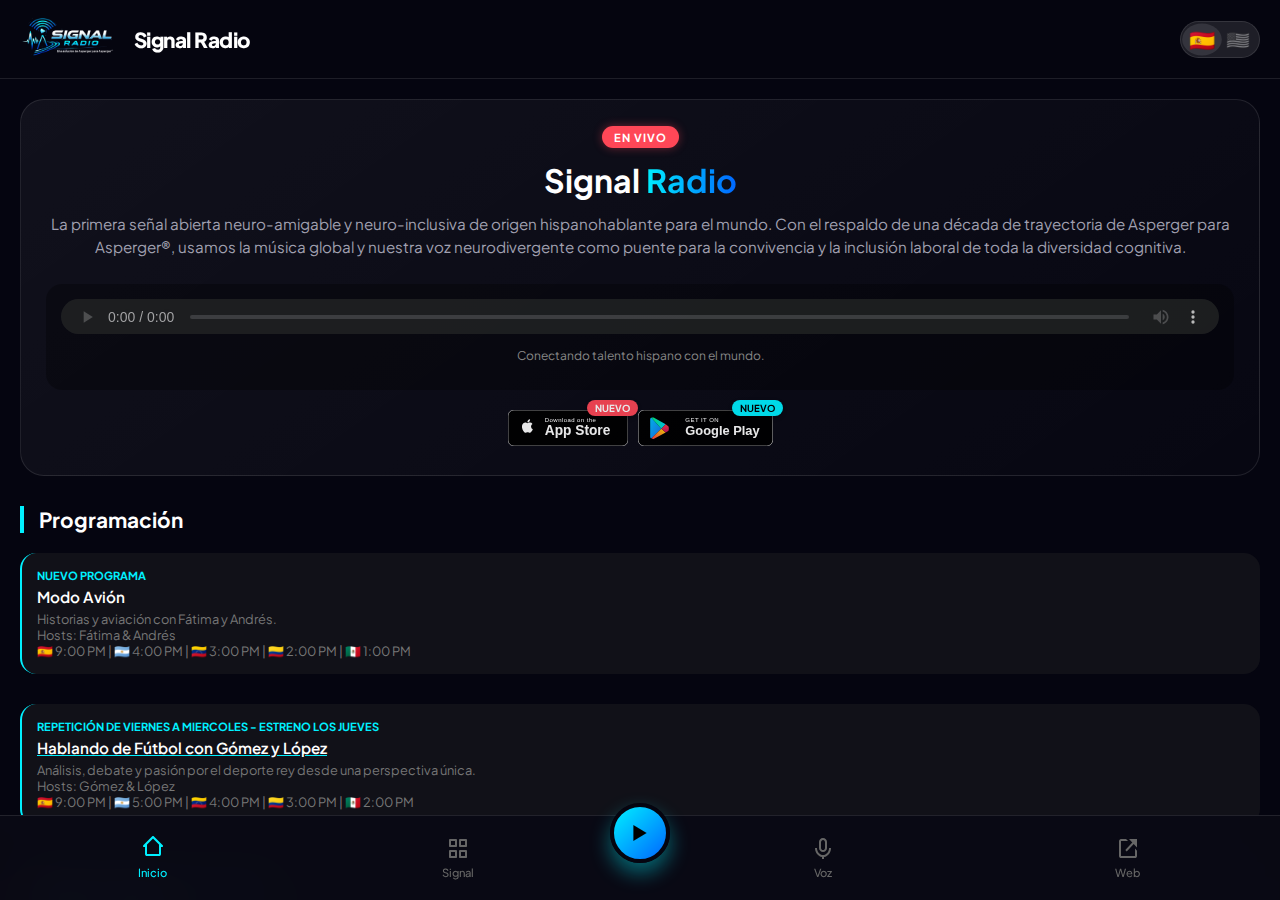
<file: app-entry.html>
<!DOCTYPE html>
<html lang="es">

<head>
    <meta charset="UTF-8">
    <meta name="viewport"
        content="width=device-width, initial-scale=1.0, maximum-scale=1.0, user-scalable=no, viewport-fit=cover">
    <title>Signal Radio App</title>
    <style>
        /* 1. Reset total para el contenedor principal */
        *,
        *::before,
        *::after {
            box-sizing: border-box;
        }

        html,
        body {
            margin: 0;
            padding: 0;
            width: 100%;
            height: 100%;
            background-color: #050510;
            /* Color de fondo oscuro de tu marca */
            overflow: hidden;
            /* BLOQUEA el scroll elástico de iOS en el body */
            -webkit-overflow-scrolling: touch;
        }

        /* 2. El Iframe ocupa todo el espacio disponible */
        iframe {
            width: 100%;
            height: 100%;
            border: none;
            display: block;
            background-color: #050510;
        }
    </style>
</head>

<body>
    <!-- Carga tu contenido móvil aquí -->
    <iframe src="app-mobile.html" id="appFrame" title="Signal Radio App"></iframe>
</body>

</html>
</file>
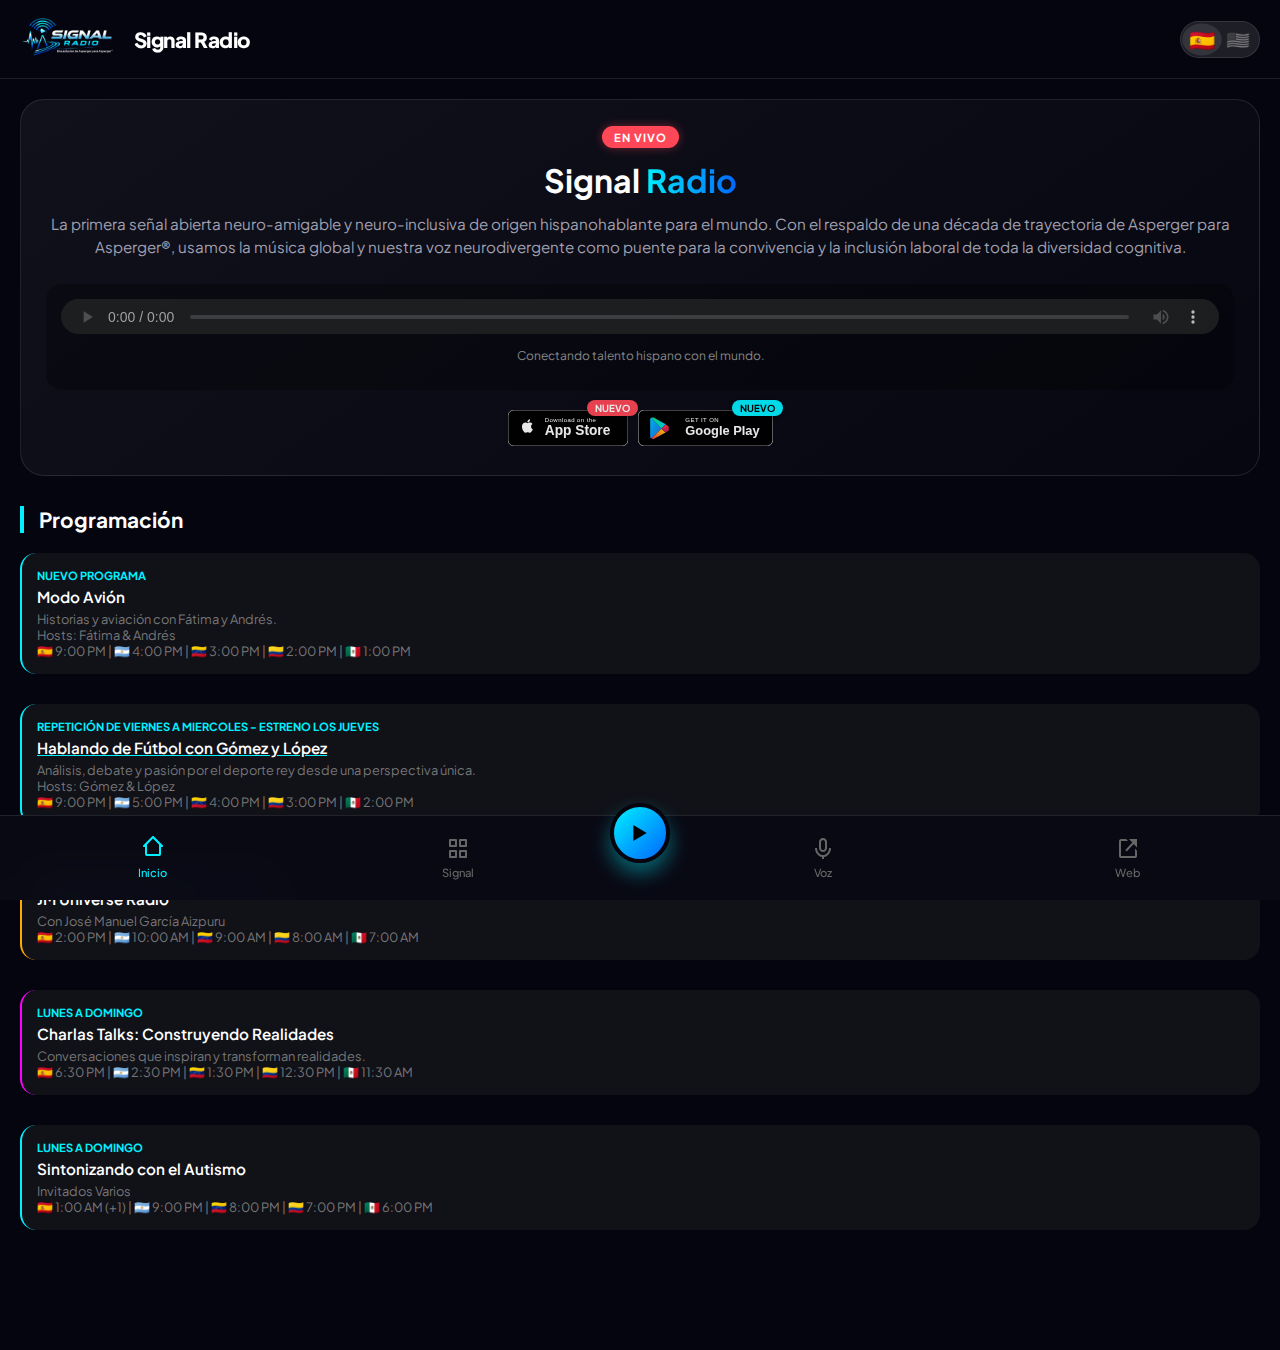
<file: app-mobile.html>
<!DOCTYPE html>
<html lang="es">

<head>
    <meta charset="UTF-8">
    <meta name="viewport"
        content="width=device-width, initial-scale=1.0, maximum-scale=1.0, user-scalable=no, viewport-fit=cover">
    <meta name="apple-mobile-web-app-capable" content="yes">
    <meta name="apple-mobile-web-app-status-bar-style" content="black-translucent">
    <title>SIGNAL RADIO | La Primera Señal Abierta Neuro-Inclusiva</title>
    <!-- Google tag (gtag.js) -->
    <script async src="https://www.googletagmanager.com/gtag/js?id=G-HJBBLT3CT5"></script>
    <script>
        window.dataLayer = window.dataLayer || [];
        function gtag() { dataLayer.push(arguments); }
        gtag('js', new Date());
        gtag('config', 'G-HJBBLT3CT5');
    </script>

    <meta name="description"
        content="SIGNAL RADIO: Una señal abierta para la comunidad neurodivergente hispana. Una década de trayectoria siendo el puente para la convivencia e inclusión laboral de toda la diversidad cognitiva.">

    <!-- Open Graph / Facebook -->
    <meta property="og:type" content="website">
    <meta property="og:url" content="https://signalradio.club/">
    <meta property="og:title" content="SIGNAL RADIO | La Primera Radio Neuro-Inclusiva">
    <meta property="og:description"
        content="SIGNAL RADIO: Una señal abierta para la convivencia e inclusión laboral del talento neurodivergente, del espectro autista y toda la diversidad cognitiva.">
    <meta property="og:image" content="https://signalradio.club/portada-signal-radio-asperger-para-asperger.jpg">

    <!-- Twitter -->
    <meta property="twitter:card" content="summary_large_image">
    <meta property="twitter:url" content="https://signalradio.club/">
    <meta property="twitter:title" content="SIGNAL RADIO | La Primera Radio Neuro-Inclusiva">
    <meta property="twitter:description"
        content="SIGNAL RADIO: Una señal abierta para la convivencia e inclusión laboral del talento neurodivergente.">
    <meta property="twitter:image" content="https://signalradio.club/portada-signal-radio-asperger-para-asperger.jpg">

    <!-- Google Fonts -->
    <link rel="preconnect" href="https://fonts.googleapis.com">
    <link rel="preconnect" href="https://fonts.gstatic.com" crossorigin>
    <link href="https://fonts.googleapis.com/css2?family=Plus+Jakarta+Sans:wght@300;400;500;600;700;800&display=swap"
        rel="stylesheet">

    <!-- Boxicons -->
    <link href='https://unpkg.com/boxicons@2.1.4/css/boxicons.min.css' rel='stylesheet'>

    <style>
        :root {
            --bg-color: #050510;
            /* Almost black */
            --text-color: #ffffff;
            --accent-primary: #00f0ff;
            /* Cyan Neon */
            --accent-secondary: #0066ff;
            /* Blue */
            --glass-bg: rgba(20, 20, 35, 0.85);
            --glass-border: rgba(255, 255, 255, 0.1);
            --bottom-nav-height: 85px;
            /* Taller for modern look */
        }

        * {
            box-sizing: border-box;
            -webkit-tap-highlight-color: transparent;
            /* Remove tap highlight on iOS */
        }

        html {
            background-color: var(--bg-color) !important;
            /* #050510 */
            height: 100%;
            width: 100%;
            overscroll-behavior-y: none;
            /* Previene el rebote blanco en iOS */
        }

        body {
            background-color: var(--bg-color) !important;
            min-height: 100dvh;
            /* Asegura que cubra toda la pantalla */
            margin: 0;
            padding: 0;
            font-family: 'Plus Jakarta Sans', sans-serif;
            color: var(--text-color);
            overflow-x: hidden;
            /* Safe Area coloring fix */
            padding-top: env(safe-area-inset-top);
            padding-bottom: calc(var(--bottom-nav-height) + env(safe-area-inset-bottom));
            -webkit-overflow-scrolling: touch;
        }

        /* --- UI COMPONENTS FOR MOBILE --- */

        /* 1. Sticky Header (Minimal) */
        .app-header {
            position: sticky;
            top: 0;
            z-index: 100;
            background: rgba(5, 5, 16, 0.95);
            backdrop-filter: blur(10px);
            padding: 15px 20px;
            display: flex;
            justify-content: space-between;
            align-items: center;
            border-bottom: 1px solid var(--glass-border);
        }

        .header-logo {
            display: flex;
            align-items: center;
            gap: 10px;
        }

        .header-logo img {
            height: 48px;
            border-radius: 6px;
        }

        .header-logo span {
            font-weight: 800;
            font-size: 1.3rem;
            letter-spacing: -0.5px;
        }

        /* Language Toggle (Compact) */
        .lang-switch-mini {
            background: rgba(255, 255, 255, 0.1);
            border-radius: 20px;
            padding: 3px;
            display: flex;
            border: 1px solid rgba(255, 255, 255, 0.1);
        }

        .lang-btn {
            font-size: 1.2rem;
            padding: 2px 6px;
            border-radius: 50%;
            opacity: 0.4;
            filter: grayscale(1);
            transition: all 0.2s;
            cursor: pointer;
        }

        .lang-btn.active {
            opacity: 1;
            filter: grayscale(0);
            background: rgba(255, 255, 255, 0.1);
            transform: scale(1.1);
        }

        /* 2. Main Content Container */
        .app-content {
            padding: 20px;
        }

        /* Hero Card (Replica of Main Site but Card-based) */
        .hero-card {
            background: linear-gradient(145deg, rgba(255, 255, 255, 0.05), rgba(255, 255, 255, 0.01));
            border-radius: 24px;
            padding: 25px;
            text-align: center;
            border: 1px solid var(--glass-border);
            margin-bottom: 30px;
            position: relative;
            overflow: hidden;
        }

        .live-tag {
            background: #ff4757;
            color: white;
            padding: 4px 12px;
            border-radius: 12px;
            font-size: 0.7rem;
            font-weight: 700;
            text-transform: uppercase;
            letter-spacing: 1px;
            display: inline-block;
            margin-bottom: 15px;
            box-shadow: 0 0 10px rgba(255, 71, 87, 0.4);
        }

        .hero-title {
            font-size: 2rem;
            margin: 0 0 10px 0;
            line-height: 1.1;
        }

        .text-gradient {
            background: linear-gradient(to right, var(--accent-primary), var(--accent-secondary));
            -webkit-background-clip: text;
            background-clip: text;
            -webkit-text-fill-color: transparent;
        }

        .hero-text {
            color: #a0a0b0;
            font-size: 0.95rem;
            margin-bottom: 25px;
            line-height: 1.5;
        }

        /* Mobile Player */
        .mobile-player {
            background: rgba(0, 0, 0, 0.3);
            border-radius: 16px;
            padding: 15px;
            margin-top: 20px;
        }

        audio {
            width: 100%;
            height: 35px;
            filter: invert(0.9) hue-rotate(180deg);
            opacity: 0.8;
            outline: none;
        }

        .player-note-mobile {
            font-size: 0.75rem;
            color: #888;
            margin-top: 10px;
        }

        /* Section Titles */
        .section-header {
            font-size: 1.3rem;
            font-weight: 700;
            margin-bottom: 20px;
            border-left: 4px solid var(--accent-primary);
            padding-left: 15px;
        }

        /* Cards Lists (Vertical Scroll) */
        .card-list {
            display: flex;
            flex-direction: column;
            gap: 15px;
        }

        .item-card {
            background: var(--glass-bg);
            border: 1px solid var(--glass-border);
            border-radius: 16px;
            padding: 20px;
            display: flex;
            align-items: flex-start;
            gap: 15px;
        }

        .item-icon {
            font-size: 1.5rem;
            color: var(--accent-secondary);
            background: rgba(0, 242, 226, 0.1);
            padding: 10px;
            border-radius: 12px;
            flex-shrink: 0;
        }

        .item-content h3 {
            margin: 0 0 5px 0;
            font-size: 1rem;
        }

        .item-content p {
            margin: 0;
            font-size: 0.85rem;
            color: #a0a0b0;
            line-height: 1.4;
        }

        /* Schedule / Cards */
        .schedule-mini {
            background: #111118;
            border-radius: 16px;
            padding: 15px;
            margin-bottom: 15px;
            border-left: 2px solid var(--accent-primary);
        }

        .s-day {
            font-size: 0.7rem;
            text-transform: uppercase;
            color: var(--accent-primary);
            font-weight: 700;
            margin-bottom: 5px;
        }

        .s-title {
            font-weight: 600;
            font-size: 0.95rem;
            margin-bottom: 5px;
        }

        .s-meta {
            font-size: 0.8rem;
            color: #777;
        }

        /* 3. Bottom Navigation Bar */
        .bottom-nav {
            position: fixed;
            bottom: 0;
            left: 0;
            width: 100%;
            height: calc(var(--bottom-nav-height) + env(safe-area-inset-bottom));
            background: rgba(10, 10, 20, 0.95);
            backdrop-filter: blur(20px);
            border-top: 1px solid var(--glass-border);
            display: flex;
            justify-content: space-around;
            align-items: center;
            z-index: 1000;
            padding-bottom: env(safe-area-inset-bottom);
        }

        .nav-item {
            display: flex;
            flex-direction: column;
            align-items: center;
            justify-content: center;
            color: #666;
            text-decoration: none;
            flex: 1;
            height: 100%;
            transition: all 0.3s ease;
        }

        .nav-item i {
            font-size: 1.5rem;
            margin-bottom: 4px;
            transition: transform 0.2s;
        }

        .nav-item span {
            font-size: 0.7rem;
            font-weight: 500;
        }

        .nav-item.active {
            color: var(--accent-primary);
        }

        .nav-item.active i {
            transform: translateY(-2px);
        }

        /* Play FAB (Floating Action Button in Center) */
        .nav-fab-container {
            position: relative;
            top: -25px;
            /* Lift it up */
            width: 60px;
            height: 60px;
        }

        .nav-fab {
            width: 60px;
            height: 60px;
            background: linear-gradient(135deg, var(--accent-primary), var(--accent-secondary));
            border-radius: 50%;
            display: flex;
            align-items: center;
            justify-content: center;
            box-shadow: 0 10px 20px rgba(0, 240, 255, 0.4);
            color: #000;
            font-size: 2rem;
            border: 4px solid var(--bg-color);
            /* Cutout effect */
            cursor: pointer;
            transition: transform 0.2s;
        }

        .nav-fab:active {
            transform: scale(0.95);
        }

        /* Sections Visibility Control */
        .tab-content {
            display: none;
            animation: fadeIn 0.3s ease;
        }

        .tab-content.active {
            display: block;
        }

        @keyframes fadeIn {
            from {
                opacity: 0;
                transform: translateY(5px);
            }

            to {
                opacity: 1;
                transform: translateY(0);
            }
        }

        /* Forms */
        .app-input {
            width: 100%;
            background: rgba(255, 255, 255, 0.05);
            border: 1px solid rgba(255, 255, 255, 0.1);
            padding: 12px;
            border-radius: 10px;
            color: white;
            margin-bottom: 10px;
            font-family: inherit;
        }

        .app-btn {
            width: 100%;
            background: var(--accent-primary);
            color: #000;
            border: none;
            padding: 14px;
            border-radius: 12px;
            font-weight: 700;
            font-size: 1rem;
            cursor: pointer;
        }
    </style>
</head>

<body>

    <!-- 1. Header Sticky -->
    <header class="app-header">
        <div class="header-logo">
            <img src="logo-4.png" alt="Icon">
            <span>Signal Radio</span>
        </div>
        <div class="lang-switch-mini" onclick="toggleAppLang()">
            <div class="lang-btn active" id="m-btn-es">🇪🇸</div>
            <div class="lang-btn" id="m-btn-en">🇺🇸</div>
        </div>
    </header>

    <!-- 2. Main Scrollable Content Area -->
    <main class="app-content">

        <!-- TAB 1: HOME / RADIO -->
        <div id="tab-home" class="tab-content active">

            <div class="hero-card">
                <span class="live-tag" id="t-live">EN VIVO</span>
                <h1 class="hero-title">Signal <span class="text-gradient">Radio</span></h1>
                <p class="hero-text" id="t-subtitle">La primera señal abierta neuro-amigable y neuro-inclusiva de origen
                    hispanohablante para el mundo. Con el respaldo de una década de trayectoria de Asperger para
                    Asperger®, usamos la música global y nuestra voz neurodivergente como puente para la convivencia y
                    la inclusión laboral de toda la diversidad cognitiva.</p>

                <div class="mobile-player">
                    <audio id="mainAudio" controls>
                        <!-- Same source as main site -->
                        <source src="https://signalradio.aspergerparaasperger.org/listen/signal_radio/radio.mp3"
                            type="audio/mpeg">
                    </audio>
                    <p id="t-immersion" class="player-note-mobile">Conectando talento hispano con el mundo.</p>
                </div>

                <!-- Store Badges for Mobile -->
                <div class="app-store-badges"
                    style="display: flex; justify-content: center; align-items: center; gap: 10px; margin-top: 20px; flex-wrap: wrap;">
                    <span style="display: inline-block; cursor: default; opacity: 0.9; position: relative;">
                        <span id="t-apple-new"
                            style="position: absolute; top: -10px; right: -10px; background: #ff4757; color: white; padding: 2px 8px; border-radius: 10px; font-size: 0.6rem; font-weight: bold; box-shadow: 0 2px 5px rgba(0,0,0,0.3); z-index: 10; animation: bounce 2s infinite;">NUEVO</span>
                        <svg xmlns="http://www.w3.org/2000/svg" width="120" height="36" viewBox="0 0 140 42">
                            <rect width="140" height="42" rx="7" fill="#000" stroke="#A6A6A6" stroke-width="1" />
                            <text x="43" y="14" fill="#fff" font-family="Arial, sans-serif" font-size="7"
                                letter-spacing="0.5">Download on the</text>
                            <text x="43" y="29" fill="#fff" font-family="Arial, sans-serif" font-size="16"
                                font-weight="600">App Store</text>
                            <g transform="translate(12, 7) scale(0.6)">
                                <path fill="#fff"
                                    d="M24.769 20.3a5.904 5.904 0 0 1 2.816-4.949 6.04 6.04 0 0 0-4.764-2.578c-2.006-.211-3.954 1.2-4.976 1.2-1.04 0-2.613-1.181-4.306-1.148a6.343 6.343 0 0 0-5.334 3.257c-2.3 3.987-.587 9.854 1.621 13.084 1.104 1.582 2.393 3.351 4.084 3.29 1.652-.067 2.271-1.058 4.267-1.058 1.978 0 2.558 1.058 4.284 1.02 1.773-.03 2.892-1.592 3.956-3.192a13.222 13.222 0 0 0 1.804-3.668 5.702 5.702 0 0 1-3.452-5.258zM21.535 10.543a5.804 5.804 0 0 0 1.328-4.157 5.906 5.906 0 0 0-3.823 1.978 5.527 5.527 0 0 0-1.362 4.003 4.882 4.882 0 0 0 3.857-1.824z" />
                            </g>
                        </svg>
                    </span>
                    <span style="display: inline-block; cursor: default; opacity: 0.9; position: relative;">
                        <span id="t-android-soon"
                            style="position: absolute; top: -10px; right: -10px; background: #00f0ff; color: #000; padding: 2px 8px; border-radius: 10px; font-size: 0.6rem; font-weight: bold; box-shadow: 0 2px 5px rgba(0,0,0,0.3); z-index: 10; animation: bounce 2s infinite;">NUEVO</span>
                        <svg xmlns="http://www.w3.org/2000/svg" width="135" height="36" viewBox="0 0 157 42">
                            <rect width="157" height="42" rx="7" fill="#000" stroke="#A6A6A6" stroke-width="1" />
                            <text x="55" y="14" fill="#fff" font-family="Arial, sans-serif" font-size="7"
                                letter-spacing="0.5">GET IT ON</text>
                            <text x="55" y="29" fill="#fff" font-family="Arial, sans-serif" font-size="15"
                                font-weight="600">Google Play</text>
                            <g transform="translate(13, 9)">
                                <defs>
                                    <linearGradient id="gp1m" x1="0" y1="0" x2="1" y2="1">
                                        <stop offset="0%" stop-color="#00C3FF" />
                                        <stop offset="100%" stop-color="#1B6EF3" />
                                    </linearGradient>
                                    <linearGradient id="gp2m" x1="0" y1="0" x2="1" y2="0">
                                        <stop offset="0%" stop-color="#00F076" />
                                        <stop offset="100%" stop-color="#00D2FF" />
                                    </linearGradient>
                                    <linearGradient id="gp3m" x1="0" y1="1" x2="1" y2="0">
                                        <stop offset="0%" stop-color="#FF3A44" />
                                        <stop offset="100%" stop-color="#FFE000" />
                                    </linearGradient>
                                    <linearGradient id="gp4m" x1="0" y1="0" x2="0" y2="1">
                                        <stop offset="0%" stop-color="#FF3A44" />
                                        <stop offset="100%" stop-color="#C31162" />
                                    </linearGradient>
                                </defs>
                                <path fill="url(#gp1m)"
                                    d="M1 1.5 L1 22.5 C1 23.3 1.7 24 2.5 24 L2.5 24 L14 12.75 L2.5 0 C1.7 0 1 0.7 1 1.5Z" />
                                <path fill="url(#gp2m)"
                                    d="M2.5 0 L14 12.75 L19 7.75 L5.5 0 C4.5 -0.6 3.4 -0.3 2.5 0Z" />
                                <path fill="url(#gp3m)"
                                    d="M2.5 24 L14 12.75 L19 17.25 L5.5 24.5 C4.5 25.1 3.4 24.6 2.5 24Z" />
                                <path fill="url(#gp4m)"
                                    d="M19 7.75 L14 12.75 L19 17.25 L22 15.5 C23 14.9 23 10.6 22 10 L19 7.75Z" />
                            </g>
                        </svg>
                    </span>
                </div>
            </div>

            <h2 class="section-header" id="t-schedule">Programación</h2>

            <div class="card-list">
                <!-- Schedule Items Updated -->


                <!-- Card: Modo Avion -->
                <div class="schedule-mini" style="border-left-color: #00f0ff;">
                    <div class="s-day" id="t-sch-modoavion-badge">NUEVO PROGRAMA</div>
                    <div class="s-title" id="t-sch-modoavion-title">Modo Avión</div>
                    <div class="s-meta" id="t-sch-modoavion-desc">Historias y aviación con Fátima y Andrés.</div>
                    <div class="s-meta">Hosts: Fátima & Andrés</div>
                    <div class="s-meta" id="t-sch-modoavion-time">
                        🇪🇸 9:00 PM | 🇦🇷 4:00 PM | 🇻🇪 3:00 PM | 🇨🇴 2:00 PM | 🇲🇽 1:00 PM
                    </div>
                </div>

                <!-- Card 1: Hablando de Futbol -->
                <div class="schedule-mini" style="border-left-color: #00f0ff;">
                    <div class="s-day" id="t-sch-futbol-badge">REPETICIÓN DE VIERNES A MIERCOLES - ESTRENO LOS JUEVES
                    </div>
                    <div class="s-title"><a href="https://futbol.signalradio.club" target="_blank"
                            style="color: inherit; text-decoration: underline; text-decoration-color: var(--accent-primary);">Hablando
                            de Fútbol con Gómez y López</a></div>
                    <div class="s-meta" id="t-sch-futbol-desc">Análisis, debate y pasión por el deporte rey desde una
                        perspectiva única.</div>
                    <div class="s-meta">Hosts: Gómez & López</div>
                    <div class="s-meta" id="t-sch-futbol-time">
                        🇪🇸 9:00 PM | 🇦🇷 5:00 PM | 🇻🇪 4:00 PM | 🇨🇴 3:00 PM | 🇲🇽 2:00 PM
                    </div>
                </div>

                <!-- Card: JM Universe Radio -->
                <div class="schedule-mini" style="border-left-color: #ffaa00;">
                    <div class="s-day">ESTRENO DE EPISODIO TODOS LOS LUNES</div>
                    <div class="s-title">JM Universe Radio</div>
                    <div class="s-meta">Con José Manuel García Aizpuru</div>
                    <div class="s-meta">
                        🇪🇸 2:00 PM | 🇦🇷 10:00 AM | 🇻🇪 9:00 AM | 🇨🇴 8:00 AM | 🇲🇽 7:00 AM
                    </div>
                </div>

                <!-- Card: Charlas Talks (NEW) -->
                <div class="schedule-mini" style="border-left-color: #f0f;">
                    <div class="s-day" id="t-sch-talks-badge">LUNES A DOMINGO</div>
                    <div class="s-title" id="t-sch-talks-title">Charlas Talks: Construyendo Realidades</div>
                    <div class="s-meta" id="t-sch-talks-desc">Conversaciones que inspiran y transforman realidades.
                    </div>
                    <div class="s-meta" id="t-sch-talks-time">
                        🇪🇸 6:30 PM | 🇦🇷 2:30 PM | 🇻🇪 1:30 PM | 🇨🇴 12:30 PM | 🇲🇽 11:30 AM
                    </div>
                </div>

                <!-- Card: Sintonizando -->
                <div class="schedule-mini">
                    <div class="s-day" id="t-sch-sintonizando-badge">LUNES A DOMINGO</div>
                    <div class="s-title">Sintonizando con el Autismo</div>
                    <div class="s-meta" id="t-sch-sintonizando-topic">Invitados Varios</div>
                    <div class="s-meta">
                        <span id="t-sch-sintonizando-time">🇪🇸 1:00 AM (+1) | 🇦🇷 9:00 PM | 🇻🇪 8:00 PM | 🇨🇴 7:00
                            PM | 🇲🇽 6:00 PM</span>
                    </div>
                </div>
            </div>

        </div>

        <!-- TAB 2: ABOUT / SERVICES -->
        <div id="tab-about" class="tab-content">
            <h2 class="section-header" id="t-whatido">Qué Hacemos</h2>

            <div class="card-list">
                <div class="item-card">
                    <div class="item-icon"><i class='bx bx-broadcast'></i></div>
                    <div class="item-content">
                        <h3 id="t-card1-title">Radio Online</h3>
                        <p id="t-card1-desc">Un ecosistema sonoro diseñado para tu mente: Música instrumental/enfoque y
                            voces para conectar.</p>
                    </div>
                </div>

                <div class="item-card">
                    <div class="item-icon"><i class='bx bx-message-rounded-dots'></i></div>
                    <div class="item-content">
                        <h3 id="t-card2-title">Comunicación</h3>
                        <p id="t-card2-desc">Plataformas de expresión que conectan historias reales con una audiencia
                            global.</p>
                    </div>
                </div>

                <div class="item-card">
                    <div class="item-icon"><i class='bx bx-briefcase-alt'></i></div>
                    <div class="item-content">
                        <h3 id="t-card4-title">Oportunidades</h3>
                        <p id="t-card4-desc">Desarrollo profesional real y participación activa en proyectos creativos.
                        </p>
                    </div>
                </div>

                <div class="item-card"
                    style="border: 1px solid var(--accent-secondary); background: rgba(0, 102, 255, 0.1);">
                    <div class="item-icon" style="color: #fff; background: var(--accent-secondary);"><i
                            class='bx bx-star'></i></div>
                    <div class="item-content">
                        <h3 id="t-card5-title">Programa Embajadores</h3>
                        <p id="t-card5-desc">Para Adultos: Potencia tu Marca Personal. Recibe capacitación y dirige tu
                            propio programa.</p>
                    </div>
                </div>
            </div>

            <div style="margin-top: 30px; text-align: center;">
                <h2 class="section-header" style="border:none; padding:0;" id="t-values">Nuestros Valores</h2>
                <div style="display: grid; grid-template-columns: 1fr 1fr; gap: 10px;">
                    <div style="background:rgba(255,255,255,0.05); padding:10px; border-radius:10px;" id="t-val1">
                        Inclusión</div>
                    <div style="background:rgba(255,255,255,0.05); padding:10px; border-radius:10px;" id="t-val2">
                        Autenticidad</div>
                    <div style="background:rgba(255,255,255,0.05); padding:10px; border-radius:10px;" id="t-val3">
                        Comunidad</div>
                    <div style="background:rgba(255,255,255,0.05); padding:10px; border-radius:10px;" id="t-val4">
                        Innovación</div>
                </div>
            </div>

            <!-- Trust Badges Mobile -->
            <div
                style="margin-top: 30px; text-align: center; border-top: 1px solid rgba(255,255,255,0.1); padding-top: 20px;">
                <p style="color: #666; font-size: 0.7rem; letter-spacing: 1px; text-transform: uppercase; margin-bottom: 15px;"
                    id="t-trust">RECONOCIMIENTOS</p>
                <div style="display: flex; justify-content: center; align-items: center; gap: 20px;">
                    <img src="logo-neuro-amigable.png" alt="Sello" style="height: 50px; opacity: 0.8;">
                    <img src="sello-english.png" alt="Seal" style="height: 50px; opacity: 0.8;">
                </div>
            </div>
        </div>

        <!-- TAB 3: CONTACT / INTERACT -->
        <div id="tab-contact" class="tab-content">
            <h2 class="section-header" id="t-contact-title">Pide tu Canción</h2>

            <div class="hero-card" style="text-align: left;">
                <p style="margin-top:0; color:#a0a0b0; font-size:0.9rem;" id="t-contact-desc">Manda un saludo o pide un
                    tema musical a la cabina.</p>

                <form id="mobileForm">
                    <input type="text" class="app-input" id="m-name" placeholder="Tu Nombre">
                    <input type="email" class="app-input" id="m-email" placeholder="Tu Correo (Opcional)">
                    <select class="app-input" id="m-type" style="color:#fff;">
                        <option value="General" id="opt-gen">Mensaje General</option>
                        <option value="Focus" id="opt-foc">Música para Concentrarse</option>
                        <option value="Relax" id="opt-rel">Música para Relajarse</option>
                        <option value="Energy" id="opt-ene">Música para Subir Ánimo</option>
                    </select>
                    <!-- Honeypot -->
                    <input type="text" id="m-check" style="display:none;" autocomplete="off">

                    <textarea class="app-input" id="m-msg" rows="4" placeholder="Mensaje..."></textarea>
                    <button type="submit" class="app-btn" id="t-btn-send">Enviar Mensaje</button>
                </form>
            </div>

            <div style="margin-top: 20px;">
                <a href="https://comunidad.aspergerparaasperger.org/invitation?code=9J8594" target="_blank"
                    class="app-btn"
                    style="background: transparent; border: 1px solid var(--accent-primary); color: var(--accent-primary); display:block; text-align:center; text-decoration:none;">
                    Join Community
                </a>
            </div>
        </div>

    </main>

    <!-- 3. Bottom Navigation Bar -->
    <nav class="bottom-nav">
        <a href="#" class="nav-item active" onclick="switchTab('home', this)">
            <i class='bx bx-home-alt-2'></i>
            <span id="nav-home">Inicio</span>
        </a>
        <a href="#" class="nav-item" onclick="switchTab('about', this)">
            <i class='bx bx-grid-alt'></i>
            <span id="nav-about">Signal</span>
        </a>

        <!-- Center Floating Play/Pause Action - Controls the Audio -->
        <div class="nav-fab-container">
            <div class="nav-fab" onclick="togglePlayFAB()">
                <i class='bx bx-play' id="fabIcon"></i>
            </div>
        </div>

        <a href="#" onclick="window.open('voz-de-la-comunidad.html', '_system'); return false;" class="nav-item">
            <i class='bx bx-microphone'></i>
            <span id="nav-msg">Voz</span>
        </a>
        <!-- External Link example -->
        <a href="https://signalradio.club" target="_blank" class="nav-item">
            <i class='bx bx-link-external'></i>
            <span>Web</span>
        </a>
    </nav>

    <script>
        // --- LOGIC ---

        // 1. Tab Switching
        function switchTab(tabName, element) {
            // Hide all tabs
            document.querySelectorAll('.tab-content').forEach(t => t.classList.remove('active'));
            // Show selected
            document.getElementById('tab-' + tabName).classList.add('active');

            // Update Nav State
            // (Only for internal links, ignoring the center FAB)
            document.querySelectorAll('.nav-item').forEach(n => n.classList.remove('active'));
            if (element) element.classList.add('active');

            // Scroll to top
            window.scrollTo(0, 0);
        }

        // 2. Play/Pause Logic (Linked to FAB and Audio Tag)
        const audio = document.getElementById('mainAudio');
        const fabIcon = document.getElementById('fabIcon');

        // Sync standard controls with FAB
        audio.onplay = () => { fabIcon.classList.replace('bx-play', 'bx-pause'); };
        audio.onpause = () => { fabIcon.classList.replace('bx-pause', 'bx-play'); };

        function togglePlayFAB() {
            if (audio.paused) {
                audio.play();
            } else {
                audio.pause();
            }
        }

        // 3. Language Logic (Simplified)
        let currentLang = 'es';
        const texts = {
            'es': {
                'live': 'EN VIVO', 'subtitle': 'La primera señal abierta neuro-amigable y neuro-inclusiva de origen hispanohablante para el mundo. Con el respaldo de una década de trayectoria de Asperger para Asperger®, usamos la música global y nuestra voz neurodivergente como puente para la convivencia y la inclusión laboral de toda la diversidad cognitiva.',
                'immersion': 'Conectando talento hispano con el mundo.', 'schedule': 'Programación',
                'whatido': 'Qué Hacemos',
                'card1t': 'Radio Online', 'card1d': 'Un ecosistema sonoro diseñado para tu mente: Música instrumental para el enfoque y voces para conectar sin aislarte.',
                'card2t': 'Comunicación', 'card2d': 'Transformando el desconocimiento en oportunidades reales.',
                'card4t': 'Oportunidades', 'card4d': 'El puente entre la capacidad y la acción.',
                'card5t': 'Programa Embajadores', 'card5d': 'Para Adultos: Potencia tu Marca Personal. Recibe capacitación y dirige tu propio programa.',
                'values': 'Nuestros Valores', 'v1': 'Inclusión', 'v2': 'Autenticidad', 'v3': 'Comunidad', 'v4': 'Innovación',
                'ctitle': 'Pide tu Canción', 'cdesc': 'Manda un saludo o pide un tema musical.', 'btnsend': 'Enviar Mensaje',
                'nhome': 'Inicio', 'nabout': 'Signal', 'nmsg': 'Mensaje',
                'trust': 'RECONOCIMIENTOS',
                'ogen': 'Mensaje General', 'ofoc': 'Música para Concentrarse', 'orel': 'Música para Relajarse', 'oene': 'Música para Subir Ánimo',
                // Schedule
                's_daily': 'LUNES A DOMINGO',
                's_live_thu': 'REPETICIÓN DE VIERNES A MIÉRCOLES - ESTRENO LOS JUEVES',
                's_futbol_desc': 'Análisis, debate y pasión por el deporte rey desde una perspectiva única.',
                's_sint_topic': 'Invitados Varios',
                's_talks_title': 'Charlas Talks: Construyendo Realidades',
                's_talks_desc': 'Conversaciones que inspiran y transforman realidades.',
                's_modoavion_badge': 'NUEVO PROGRAMA',
                's_modoavion_title': 'Modo Avión',
                's_modoavion_desc': 'El programa sobre aviación e historias donde Fátima y Andrés serán los conductores.',
                'android_soon': 'PRONTO',
                'apple_new': 'NUEVO'
            },
            'en': {
                'live': 'LIVE', 'subtitle': 'The first Hispanic-led open signal for the world. Backed by a decade of experience, we use global music and neurodivergent voices as a bridge for coexistence and workplace inclusion of all cognitive diversity.',
                'immersion': 'Cultural Immersion: Authentic Spanish Content.', 'schedule': 'Schedule',
                'whatido': 'What We Do',
                'card1t': 'Online Radio', 'card1d': 'A sound ecosystem designed for your mind: Instrumental music for focus and voices to connect without isolation.',
                'card2t': 'Communication', 'card2d': 'Transforming lack of knowledge into real opportunities.',
                'card4t': 'Opportunities', 'card4d': 'The bridge between capacity and action.',
                'card5t': 'Ambassador Program', 'card5d': 'For Adults: Boost your Personal Brand. Receive training and host your own show.',
                'values': 'Our Values', 'v1': 'Inclusion', 'v2': 'Authenticity', 'v3': 'Community', 'v4': 'Innovation',
                'ctitle': 'Request a Song', 'cdesc': 'Send a shoutout or request a track.', 'btnsend': 'Send Message',
                'nhome': 'Home', 'nabout': 'Signal', 'nmsg': 'Interact',
                'trust': 'RECOGNITIONS',
                'ogen': 'General Message', 'ofoc': 'Music for Focus', 'orel': 'Music for Relax', 'oene': 'Music for Energy',
                // Schedule
                's_daily': 'MONDAY TO SUNDAY',
                's_live_thu': 'REPLAY FRIDAY TO WEDNESDAY - PREMIERE THURSDAYS',
                's_futbol_desc': 'Analysis, debate, and passion for the beautiful game from a unique perspective (Spoken in Spanish).',
                's_sint_topic': 'Various Guests (Spoken in Spanish)',
                's_talks_title': 'Charlas Talks: Building Realities',
                's_talks_desc': 'Conversasiones that inspire and transform realities (Spoken in Spanish).',
                's_modoavion_badge': 'NEW SHOW',
                's_modoavion_title': 'Airplane Mode (Modo Avión)',
                's_modoavion_desc': 'The show about aviation and stories where Fatima and Andres will be the hosts (Spoken in Spanish).',
                'android_soon': 'SOON',
                'apple_new': 'NEW'
            }
        };

        function toggleAppLang() {
            currentLang = currentLang === 'es' ? 'en' : 'es';

            // Toggle Buttons Visuals
            document.getElementById('m-btn-es').classList.toggle('active');
            document.getElementById('m-btn-en').classList.toggle('active');

            // Apply Texts
            const t = texts[currentLang];
            document.getElementById('t-live').innerText = t.live;
            document.getElementById('t-subtitle').innerText = t.subtitle;
            document.getElementById('t-immersion').innerText = t.immersion;
            document.getElementById('t-schedule').innerText = t.schedule;

            document.getElementById('t-whatido').innerText = t.whatido;
            document.getElementById('t-card1-title').innerText = t.card1t;
            document.getElementById('t-card1-desc').innerText = t.card1d;
            document.getElementById('t-card2-title').innerText = t.card2t;
            document.getElementById('t-card2-desc').innerText = t.card2d;
            document.getElementById('t-card4-title').innerText = t.card4t;
            document.getElementById('t-card4-desc').innerText = t.card4d;

            // New items
            document.getElementById('t-card5-title').innerText = t.card5t;
            document.getElementById('t-card5-desc').innerText = t.card5d;

            document.getElementById('t-sch-futbol-badge').innerText = t.s_live_thu;
            document.getElementById('t-sch-futbol-desc').innerText = t.s_futbol_desc;

            // Restore Talks Cards logic
            document.getElementById('t-sch-sintonizando-badge').innerText = t.s_daily;
            document.getElementById('t-sch-sintonizando-topic').innerText = t.s_sint_topic;

            // Talks Card
            document.getElementById('t-sch-talks-badge').innerText = t.s_daily;
            document.getElementById('t-sch-talks-title').innerText = t.s_talks_title;
            document.getElementById('t-sch-talks-desc').innerText = t.s_talks_desc;

            // Modo Avion
            document.getElementById('t-sch-modoavion-badge').innerText = t.s_modoavion_badge;
            document.getElementById('t-sch-modoavion-title').innerText = t.s_modoavion_title;
            document.getElementById('t-sch-modoavion-desc').innerText = t.s_modoavion_desc;

            document.getElementById('t-android-soon').innerText = t.android_soon;
            document.getElementById('t-apple-new').innerText = t.apple_new;

            document.getElementById('t-values').innerText = t.values;
            document.getElementById('t-val1').innerText = t.v1;
            document.getElementById('t-val2').innerText = t.v2;
            document.getElementById('t-val3').innerText = t.v3;
            document.getElementById('t-val4').innerText = t.v4;

            document.getElementById('t-trust').innerText = t.trust;

            document.getElementById('t-contact-title').innerText = t.ctitle;
            document.getElementById('t-contact-desc').innerText = t.cdesc;
            document.getElementById('t-btn-send').innerText = t.btnsend;

            document.getElementById('nav-home').innerText = t.nhome;
            document.getElementById('nav-about').innerText = t.nabout;
            document.getElementById('nav-msg').innerText = t.nmsg;

            // Options
            document.getElementById('opt-gen').innerText = t.ogen;
            document.getElementById('opt-foc').innerText = t.ofoc;
            document.getElementById('opt-rel').innerText = t.orel;
            document.getElementById('opt-ene').innerText = t.oene;
        }

        // 4. Form Submission Logic
        const mobileForm = document.getElementById('mobileForm');
        mobileForm.addEventListener('submit', (e) => {
            e.preventDefault();
            const btn = document.getElementById('t-btn-send');
            const originalText = btn.innerText;
            const sendingText = currentLang === 'en' ? 'Sending...' : 'Enviando...';

            const name = document.getElementById('m-name').value;
            const email = document.getElementById('m-email').value;
            const type = document.getElementById('m-type').value;
            const msg = document.getElementById('m-msg').value;
            const honeypot = document.getElementById('m-check');

            if (honeypot && honeypot.value !== "") return; // Bot check

            // Rate Limit
            const lastSent = localStorage.getItem('lastMsgSent');
            if (lastSent && (Date.now() - lastSent) < 120000) {
                alert(currentLang === 'en' ? 'Please wait a few minutes.' : 'Por favor espera unos minutos.');
                return;
            }

            btn.innerText = sendingText;
            btn.disabled = true;

            const SCRIPT_URL = 'https://script.google.com/macros/s/AKfycbz32V9hOaLUD4n69xyo6nbJ1hlKG096KajYY0HqUJqRNi945O09NOHXV_66_X_zeAiM/exec';

            fetch(SCRIPT_URL, {
                method: 'POST',
                mode: 'no-cors',
                headers: { 'Content-Type': 'application/json' },
                body: JSON.stringify({ nombre: name, correo: email, mensaje: msg, tipo: type })
            })
                .then(() => {
                    alert(currentLang === 'en' ? 'Message sent!' : '¡Mensaje enviado!');
                    mobileForm.reset();
                    localStorage.setItem('lastMsgSent', Date.now());
                })
                .catch(err => {
                    console.error(err);
                    alert('Error');
                })
                .finally(() => {
                    btn.innerText = originalText;
                    btn.disabled = false;
                });
        });
    </script>
</body>

</html>
</file>
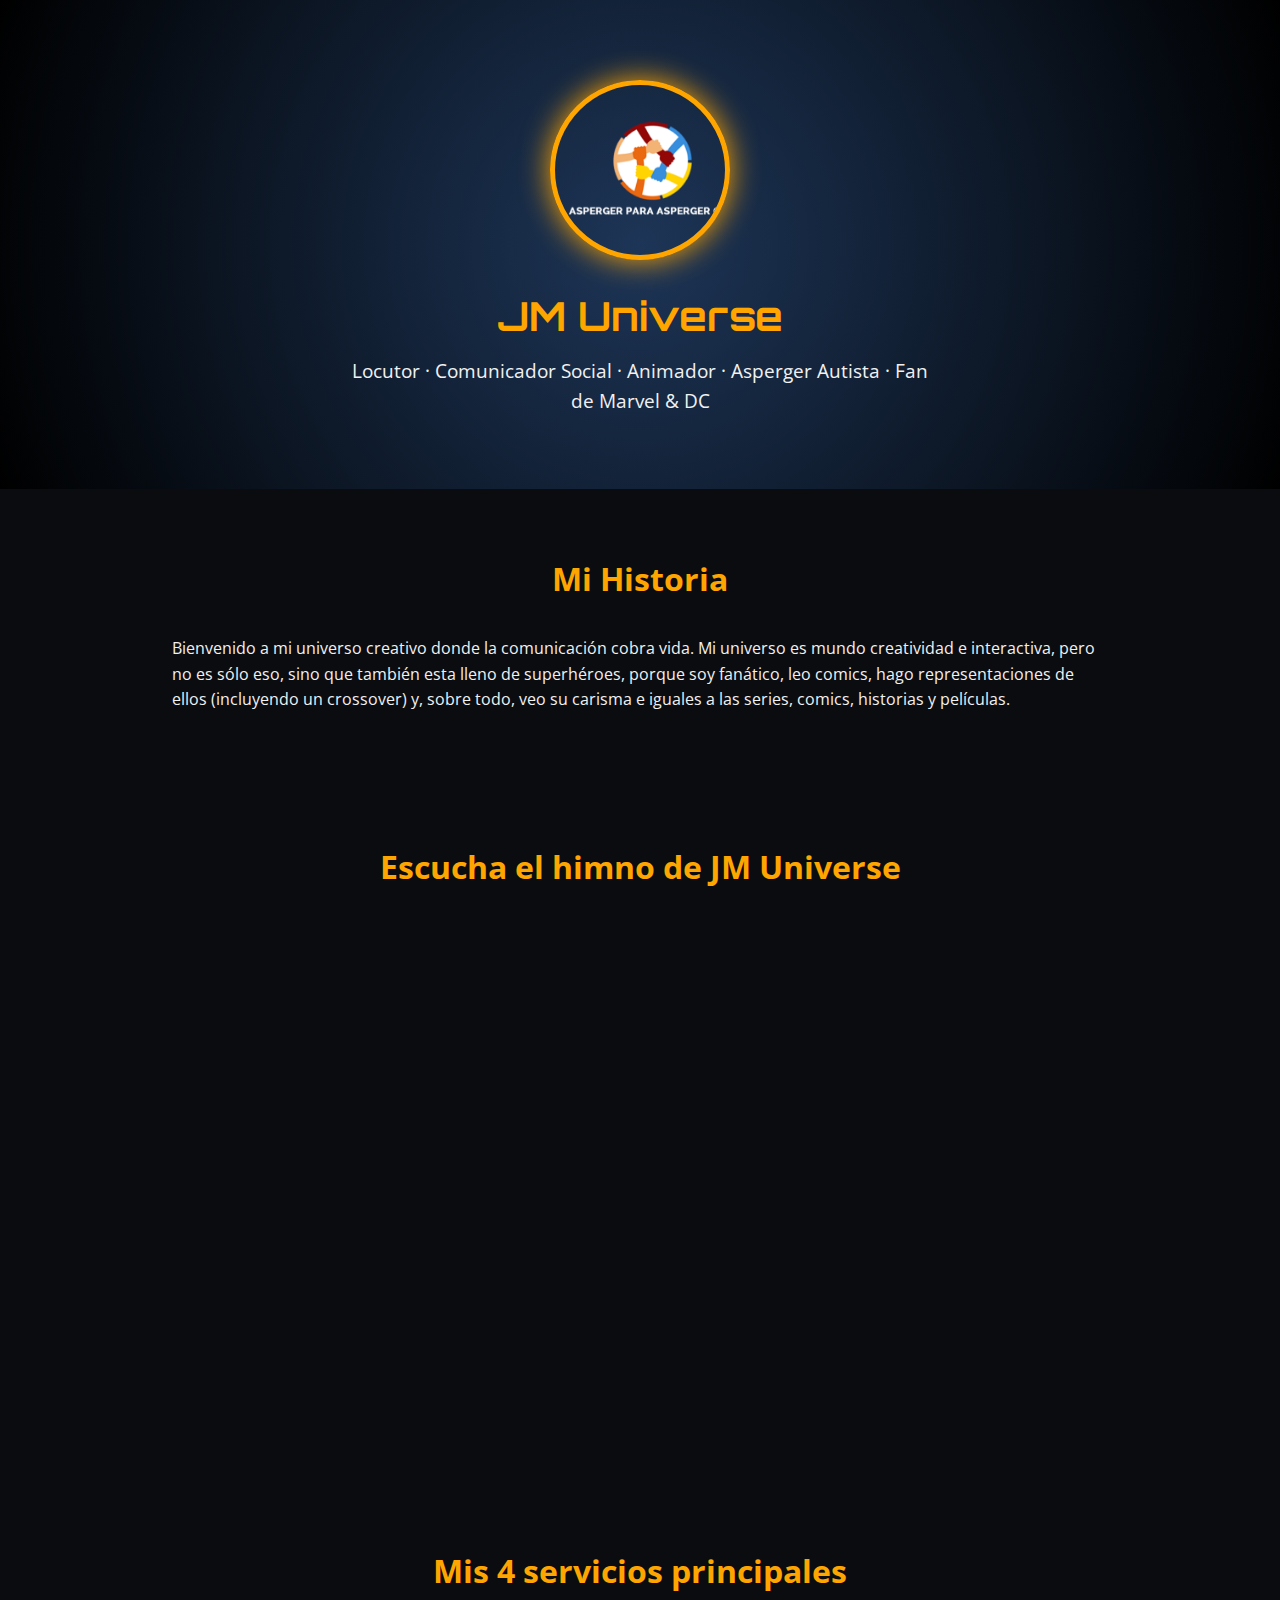
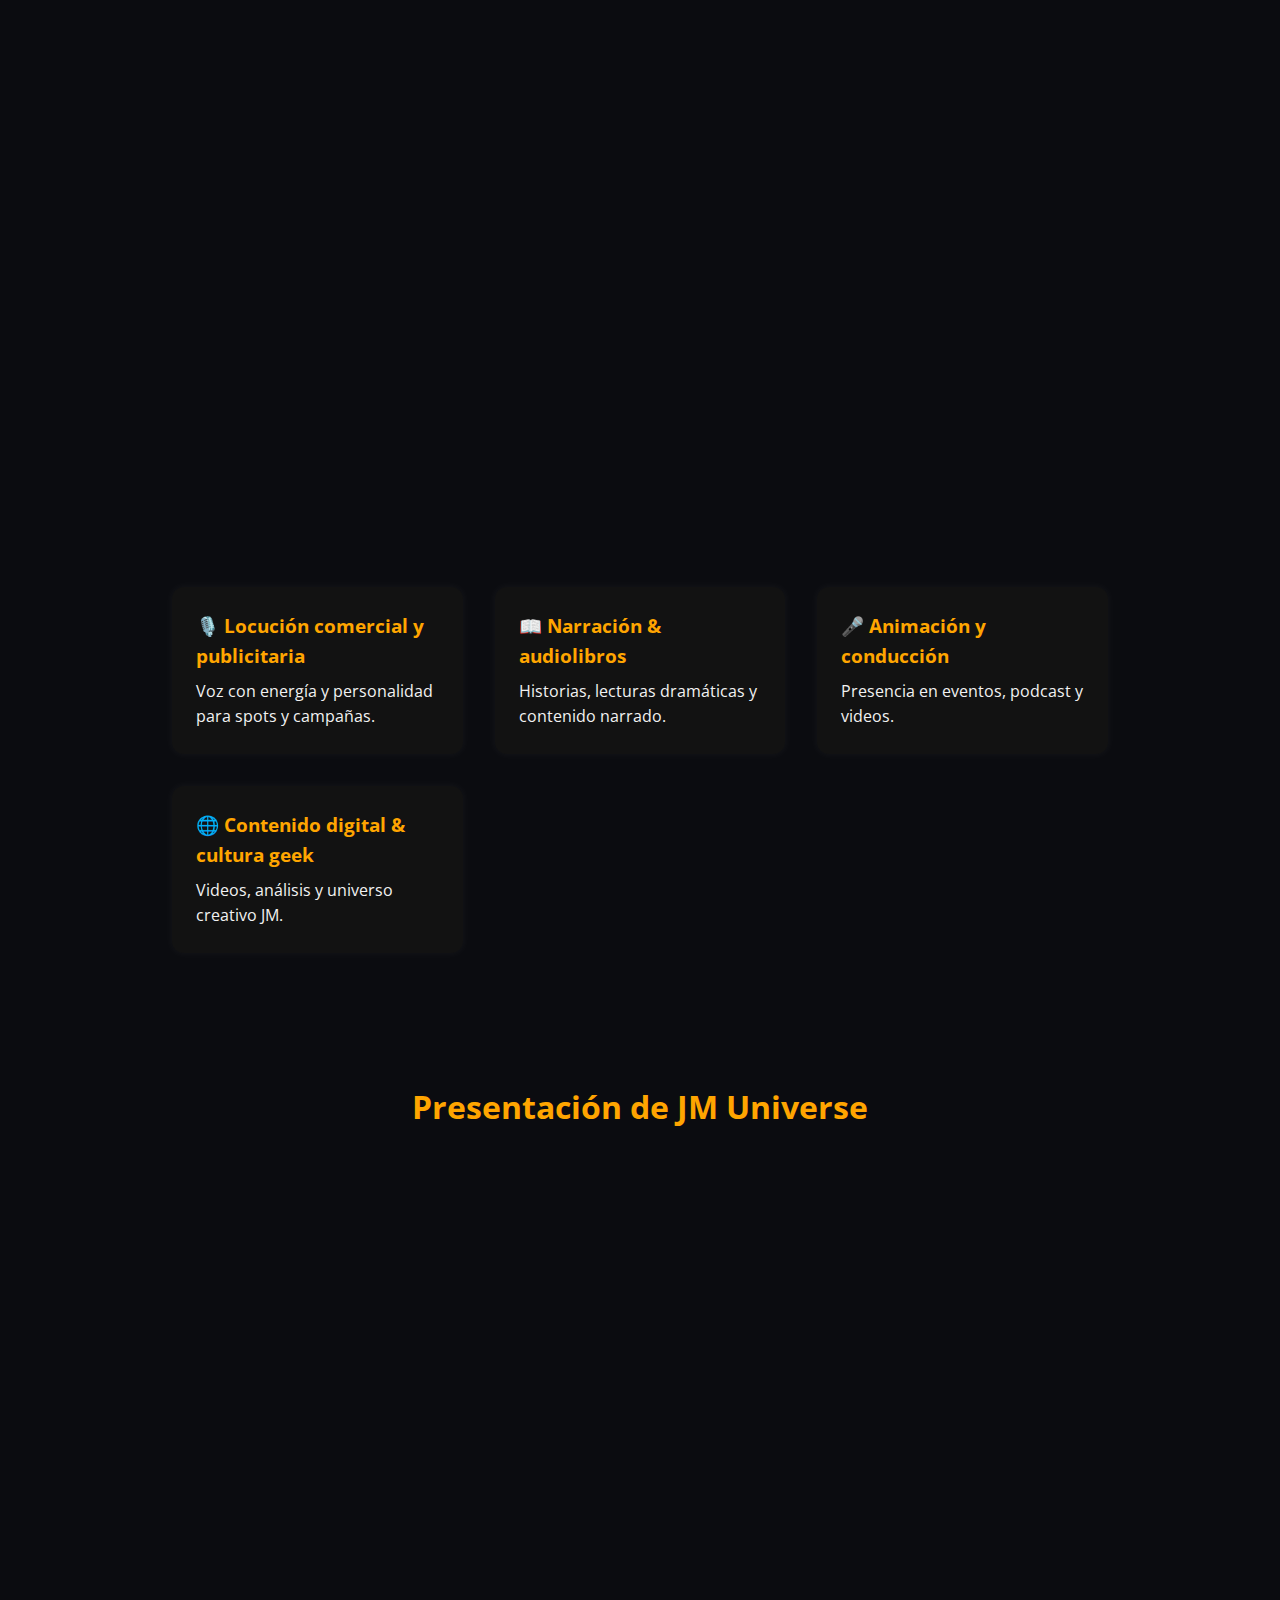
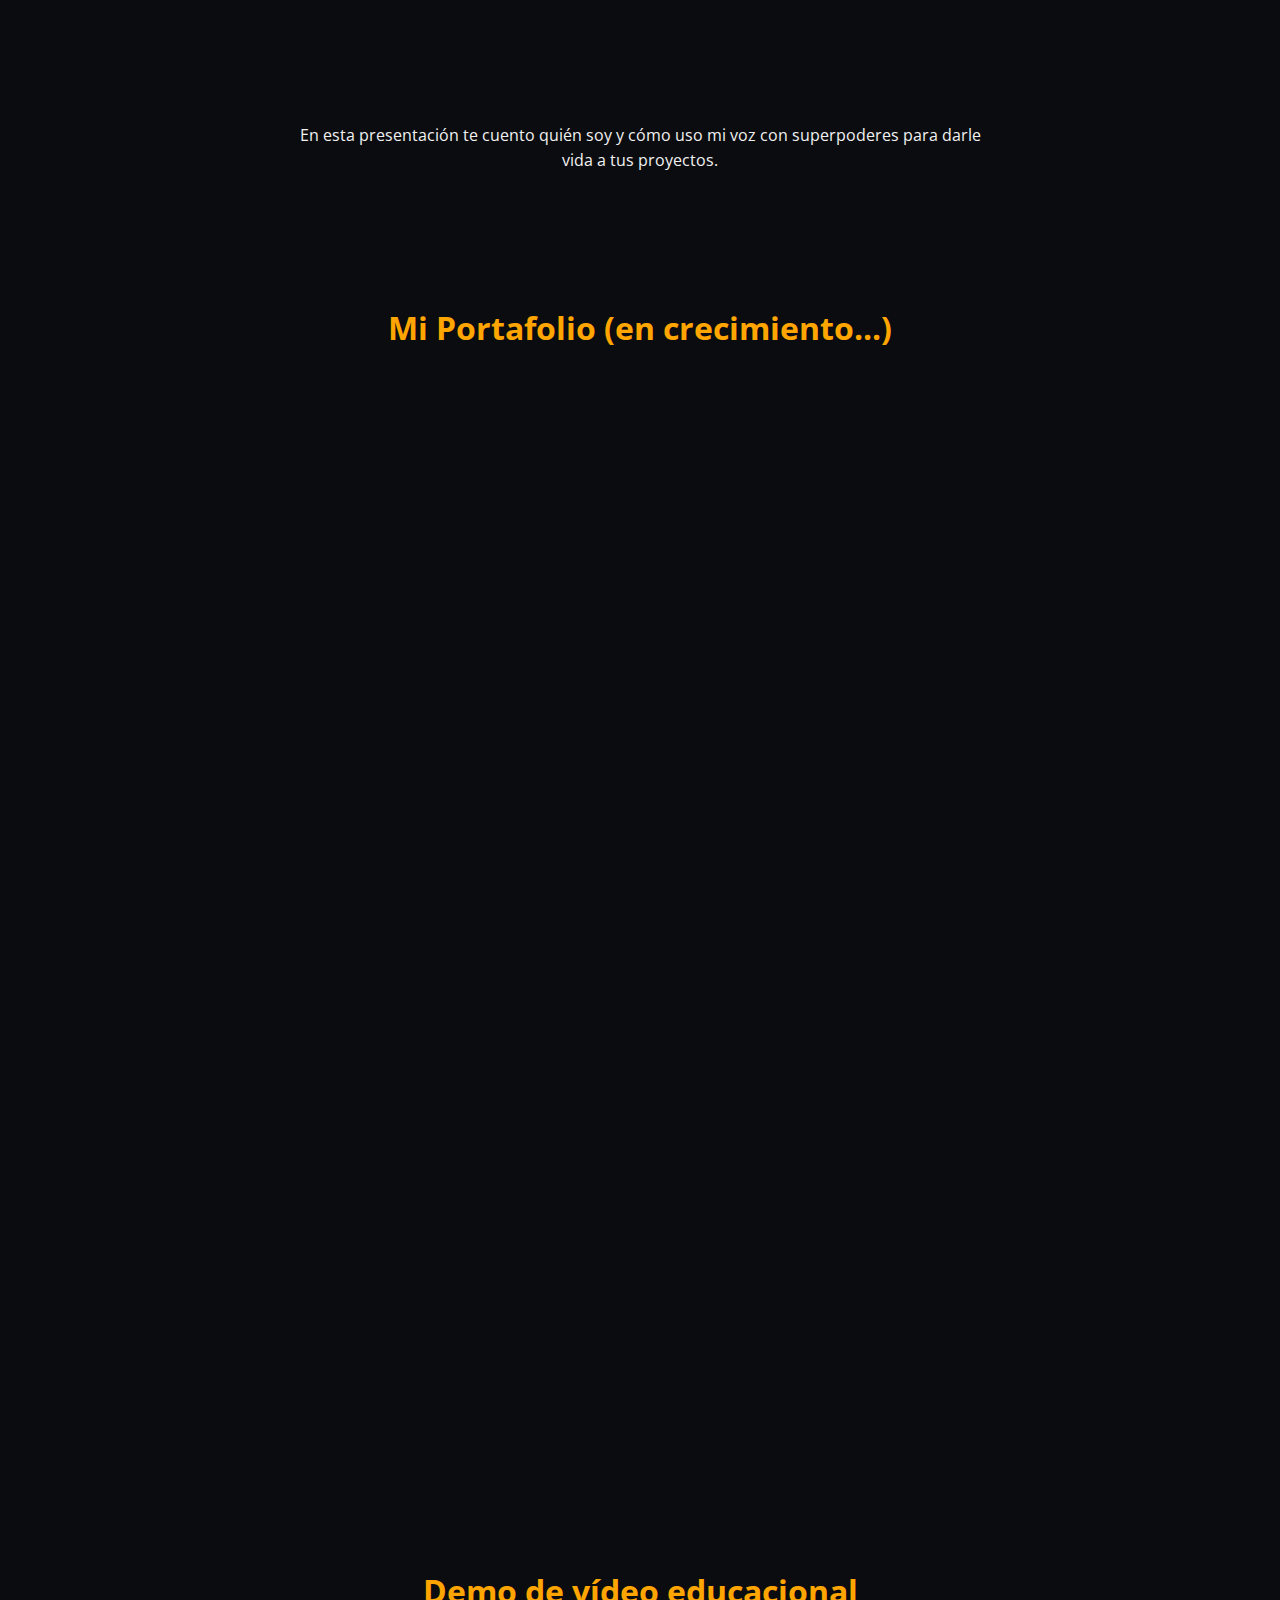
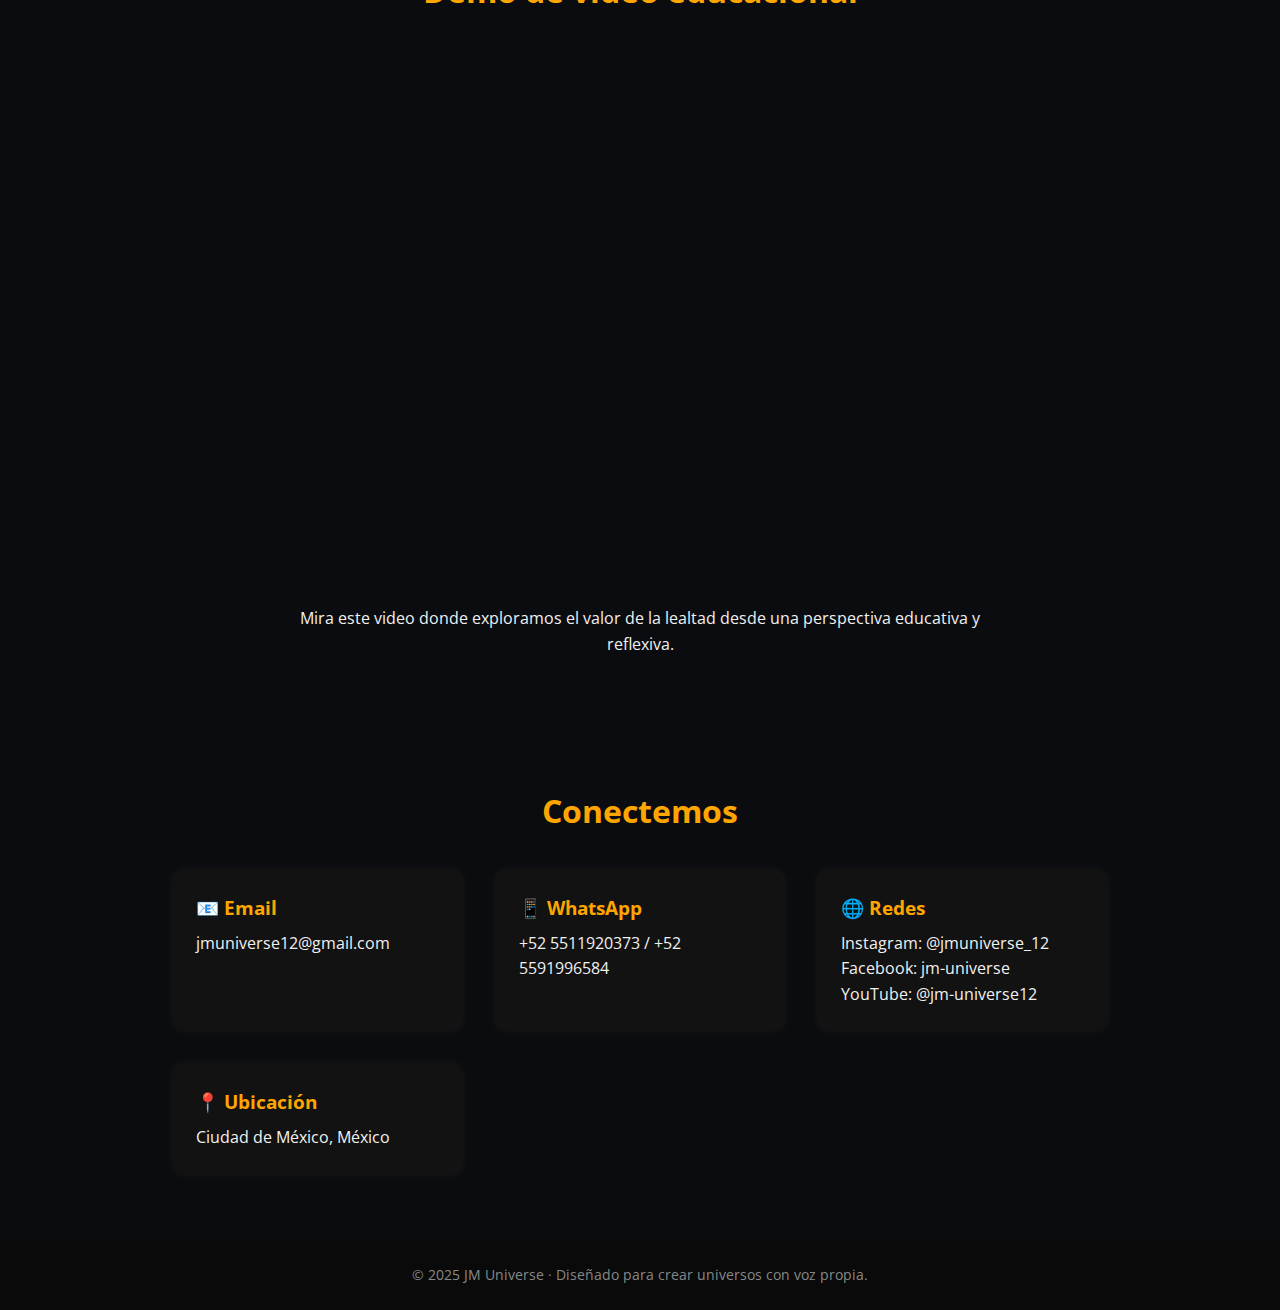
<file: index 2.html>
<!DOCTYPE html>
<html lang="es">

<head>
  <meta charset="UTF-8" />
  <meta name="viewport" content="width=device-width, initial-scale=1.0" />
  <title>JM Universe | Voz con Superpoderes</title>
  <link rel="stylesheet" href="https://cdnjs.cloudflare.com/ajax/libs/font-awesome/6.5.0/css/all.min.css">

  <!-- Solución adicional para YouTube -->
  <meta name="referrer" content="strict-origin-when-cross-origin">

  <style>
    @import url("https://fonts.googleapis.com/css2?family=Orbitron:wght@600&family=Open+Sans&display=swap");

    :root {
      --a: #e63946;
      --b: #1d3557;
      --c: orange;
      --d: #0b0c10;
      --e: #f1f1f1
    }

    * {
      margin: 0;
      padding: 0;
      box-sizing: border-box
    }

    body {
      font-family: "Open Sans", sans-serif;
      background-color: var(--d);
      color: var(--e);
      line-height: 1.6
    }

    header.hero {
      background: radial-gradient(circle, #1d3557 0%, #000000 100%);
      text-align: center;
      padding: 5rem 2rem 3rem
    }

    .avatar {
      width: 180px;
      height: 180px;
      border-radius: 50%;
      object-fit: cover;
      border: 5px solid var(--c);
      margin-bottom: 1rem;
      box-shadow: 0 0 30px var(--c)
    }

    h1 {
      font-family: "Orbitron", sans-serif;
      font-size: 2.5rem;
      margin-bottom: 0.5rem;
      color: var(--c)
    }

    .tagline {
      font-size: 1.2rem;
      margin-bottom: 1.5rem;
      max-width: 600px;
      margin-left: auto;
      margin-right: auto
    }

    .btn {
      background-color: var(--a);
      color: #fff;
      padding: 0.8rem 1.5rem;
      text-decoration: none;
      font-weight: bold;
      border-radius: 8px;
      transition: background-color 0.3s ease
    }

    .btn:hover {
      background-color: #a4161a
    }

    section {
      padding: 4rem 2rem;
      max-width: 1000px;
      margin: 0 auto
    }

    section h2 {
      font-size: 2rem;
      color: var(--c);
      margin-bottom: 2rem;
      text-align: center
    }

    .grid {
      display: grid;
      grid-template-columns: repeat(auto-fit, minmax(250px, 1fr));
      gap: 2rem
    }

    .card {
      background-color: #121212;
      padding: 1.5rem;
      border-radius: 12px;
      box-shadow: 0 0 10px rgba(255, 255, 255, 0.05);
      transition: transform 0.3s ease
    }

    .card:hover {
      transform: translateY(-5px)
    }

    .card h3 {
      color: var(--c);
      margin-bottom: 0.5rem
    }

    footer {
      background-color: #0a0a0a;
      text-align: center;
      padding: 1.5rem;
      font-size: 0.9rem;
      color: #888
    }

    .social-icons {
      margin-top: 1rem;
    }

    .social-icons a {
      color: var(--e);
      font-size: 1.8rem;
      margin: 0 10px;
      transition: color 0.3s ease, transform 0.3s ease;
    }

    .social-icons a:hover {
      color: var(--c);
      transform: scale(1.2);
    }

    @media (max-width:600px) {
      h1 {
        font-size: 2rem
      }

      .avatar {
        width: 140px;
        height: 140px
      }
    }
  </style>
</head>

<body>

  <header class="hero">
    <img src="logo.png" alt="Avatar de JM" class="avatar" />
    <h1>JM Universe</h1>
    <p class="tagline">Locutor · Comunicador Social · Animador · Asperger Autista · Fan de Marvel & DC</p>
  </header>

  <!-- MI HISTORIA -->
  <section id="sobre-mi">
    <h2>Mi Historia</h2>
    <p>Bienvenido a mi universo creativo donde la comunicación cobra vida. Mi universo es mundo creatividad e
      interactiva, pero no es sólo eso, sino que también esta lleno de superhéroes, porque soy fanático, leo comics,
      hago representaciones de ellos (incluyendo un crossover) y, sobre todo, veo su carisma e iguales a las series,
      comics, historias y películas.</p>
  </section>

  <!-- HIMNO JM UNIVERSE -->
  <section id="himno">
    <h2>Escucha el himno de JM Universe</h2>
    <div style="width:100%;position:relative;padding-top:52.67%">
      <iframe style="position:absolute;top:0;left:0;width:100%;height:100%" allowtransparency="true"
        src="https://multimedia.aspergerparaasperger.org/watch/U1UwxcMH" frameborder="0" allowfullscreen>
      </iframe>
    </div>
  </section>

  <!-- 4 SERVICIOS + VIDEO -->
  <section id="servicios">
    <h2>Mis 4 servicios principales</h2>

    <div style="width:100%;position:relative;padding-top:56.25%;margin-bottom:2rem;">
      <iframe style="position:absolute;top:0;left:0;width:100%;height:100%;"
        src="https://www.youtube-nocookie.com/embed/jK7gvSjs878" title="4 servicios principales en JM Universe"
        frameborder="0" referrerpolicy="strict-origin-when-cross-origin"
        allow="accelerometer; autoplay; clipboard-write; encrypted-media; gyroscope; picture-in-picture"
        allowfullscreen>
      </iframe>
    </div>

    <div class="grid">
      <div class="card">
        <h3>🎙️ Locución comercial y publicitaria</h3>
        <p>Voz con energía y personalidad para spots y campañas.</p>
      </div>
      <div class="card">
        <h3>📖 Narración & audiolibros</h3>
        <p>Historias, lecturas dramáticas y contenido narrado.</p>
      </div>
      <div class="card">
        <h3>🎤 Animación y conducción</h3>
        <p>Presencia en eventos, podcast y videos.</p>
      </div>
      <div class="card">
        <h3>🌐 Contenido digital & cultura geek</h3>
        <p>Videos, análisis y universo creativo JM.</p>
      </div>
    </div>
  </section>

  <!-- PRESENTACIÓN JM -->
  <section id="presentacion-jm">
    <h2>Presentación de JM Universe</h2>

    <div style="width:100%;position:relative;padding-top:56.25%;margin-bottom:2rem;">
      <iframe style="position:absolute;top:0;left:0;width:100%;height:100%;"
        src="https://www.youtube-nocookie.com/embed/tyHDr7G8KEM" title="Presentación de JM Universe" frameborder="0"
        referrerpolicy="strict-origin-when-cross-origin"
        allow="accelerometer; autoplay; clipboard-write; encrypted-media; gyroscope; picture-in-picture"
        allowfullscreen>
      </iframe>
    </div>

    <p style="text-align:center;max-width:700px;margin:0 auto;">
      En esta presentación te cuento quién soy y cómo uso mi voz con superpoderes para darle vida a tus proyectos.
    </p>
  </section>

  <!-- PORTAFOLIO -->
  <section id="portafolio">
    <h2>Mi Portafolio (en crecimiento...)</h2>
    <div style="width:100%;position:relative;padding-top:52.67%">
      <iframe style="position:absolute;top:0;left:0;width:100%;height:100%" allowtransparency="true"
        src="https://multimedia.aspergerparaasperger.org/watch/YRSbolyu" frameborder="0" allowfullscreen>
      </iframe>
    </div>

    <div style="width:100%;position:relative;padding-top:56.25%;margin-top:2rem;">
      <iframe style="position:absolute;top:0;left:0;width:100%;height:100%;"
        src="https://www.youtube.com/embed/Rho09e1x6c4" title="Mamá y Vochito Rojo" frameborder="0"
        referrerpolicy="strict-origin-when-cross-origin"
        allow="accelerometer; autoplay; clipboard-write; encrypted-media; gyroscope; picture-in-picture"
        allowfullscreen>
      </iframe>
    </div>
  </section>


  <section id="demo-educacional">
    <h2>Demo de vídeo educacional</h2>
    <div style="width:100%;position:relative;padding-top:56.25%;margin-bottom:2rem;">
      <iframe style="position:absolute;top:0;left:0;width:100%;height:100%;"
        src="https://www.youtube-nocookie.com/embed/WA_Fi6RMzC0" title="El Valor de la Lealtad" frameborder="0"
        referrerpolicy="strict-origin-when-cross-origin"
        allow="accelerometer; autoplay; clipboard-write; encrypted-media; gyroscope; picture-in-picture"
        allowfullscreen>
      </iframe>
    </div>
    <p style="text-align:center;max-width:700px;margin:0 auto;">
      Mira este video donde exploramos el valor de la lealtad desde una perspectiva educativa y reflexiva.
    </p>
  </section>




  <!-- CONTACTO -->
  <section id="contacto">
    <h2>Conectemos</h2>
    <div class="grid">
      <div class="card">
        <h3>📧 Email</h3>
        <p>jmuniverse12@gmail.com</p>
      </div>
      <div class="card">
        <h3>📱 WhatsApp</h3>
        <p>+52 5511920373 / +52 5591996584</p>
      </div>
      <div class="card">
        <h3>🌐 Redes</h3>
        <p>
          Instagram: @jmuniverse_12<br>
          Facebook: jm-universe<br>
          YouTube: @jm-universe12
        </p>
      </div>
      <div class="card">
        <h3>📍 Ubicación</h3>
        <p>Ciudad de México, México</p>
      </div>
    </div>
  </section>

  <footer>
    &copy; 2025 JM Universe · Diseñado para crear universos con voz propia.
  </footer>

</body>

</html>
</file>
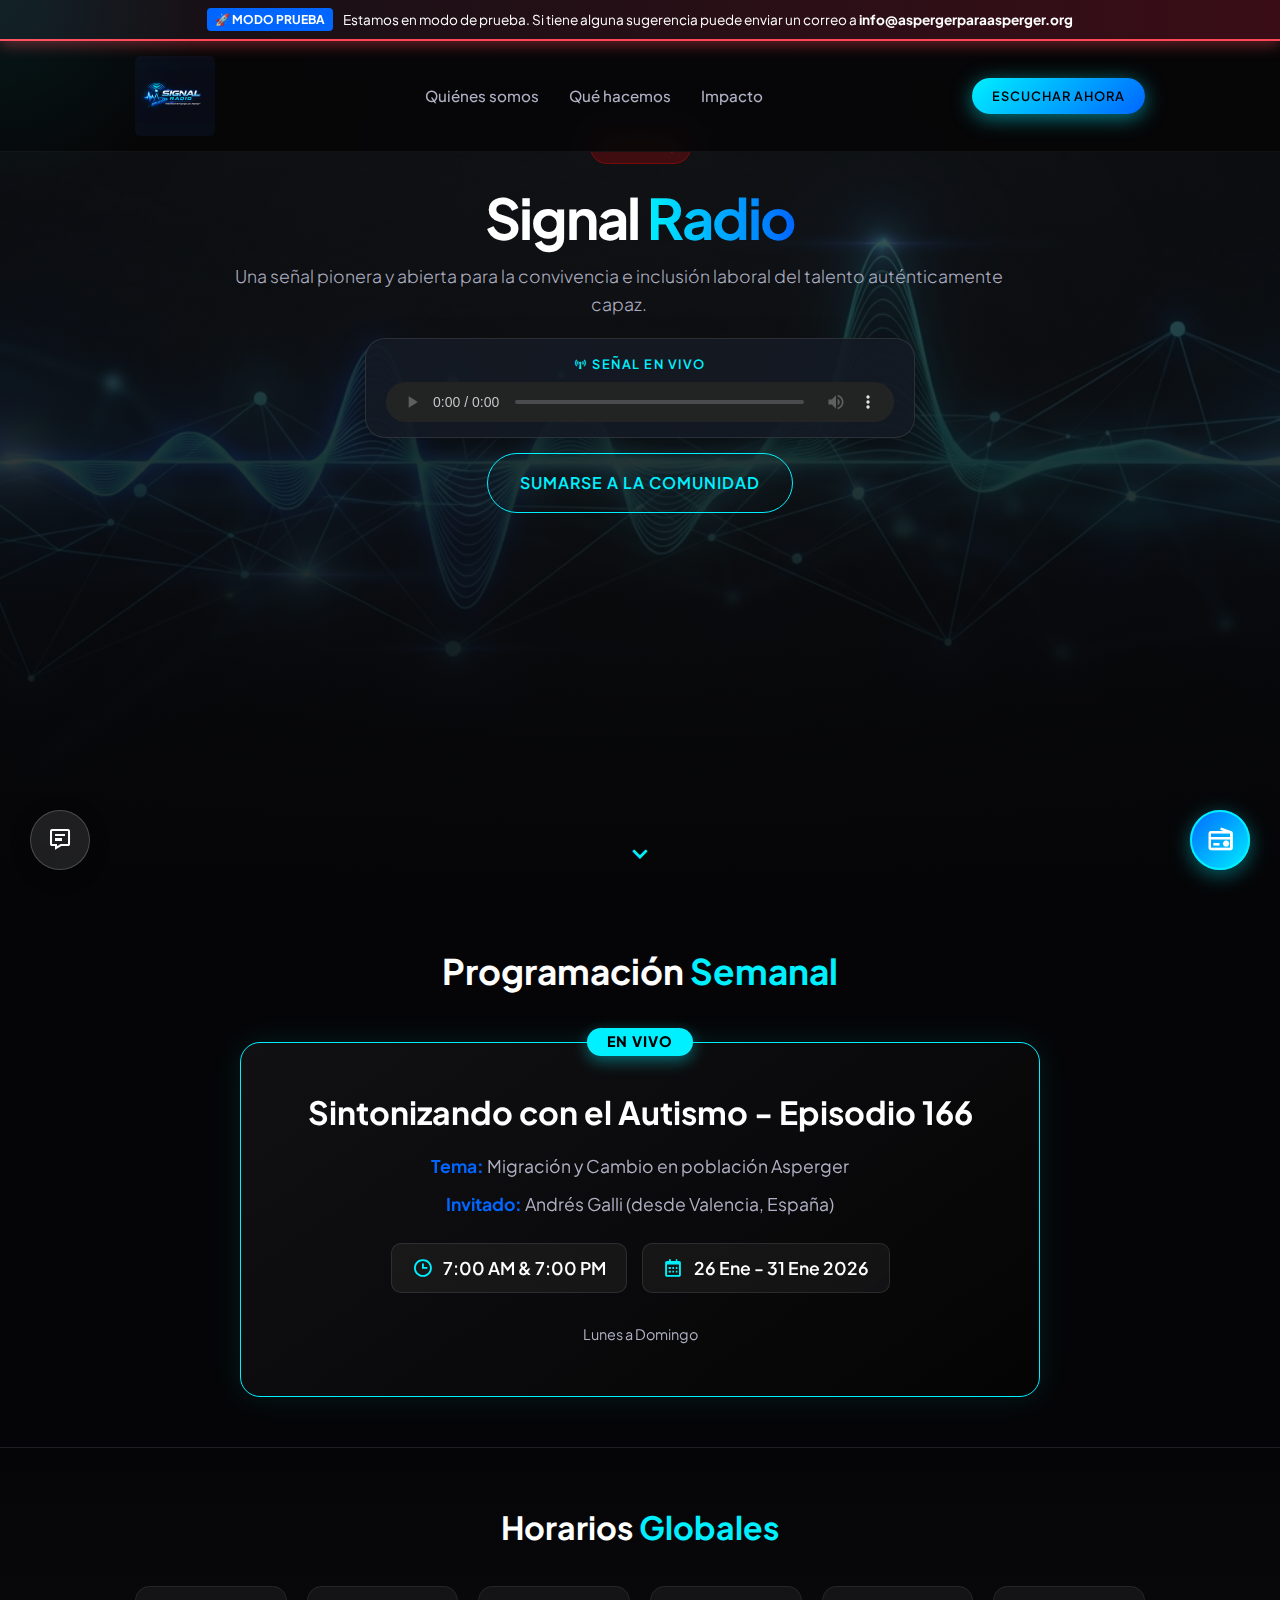
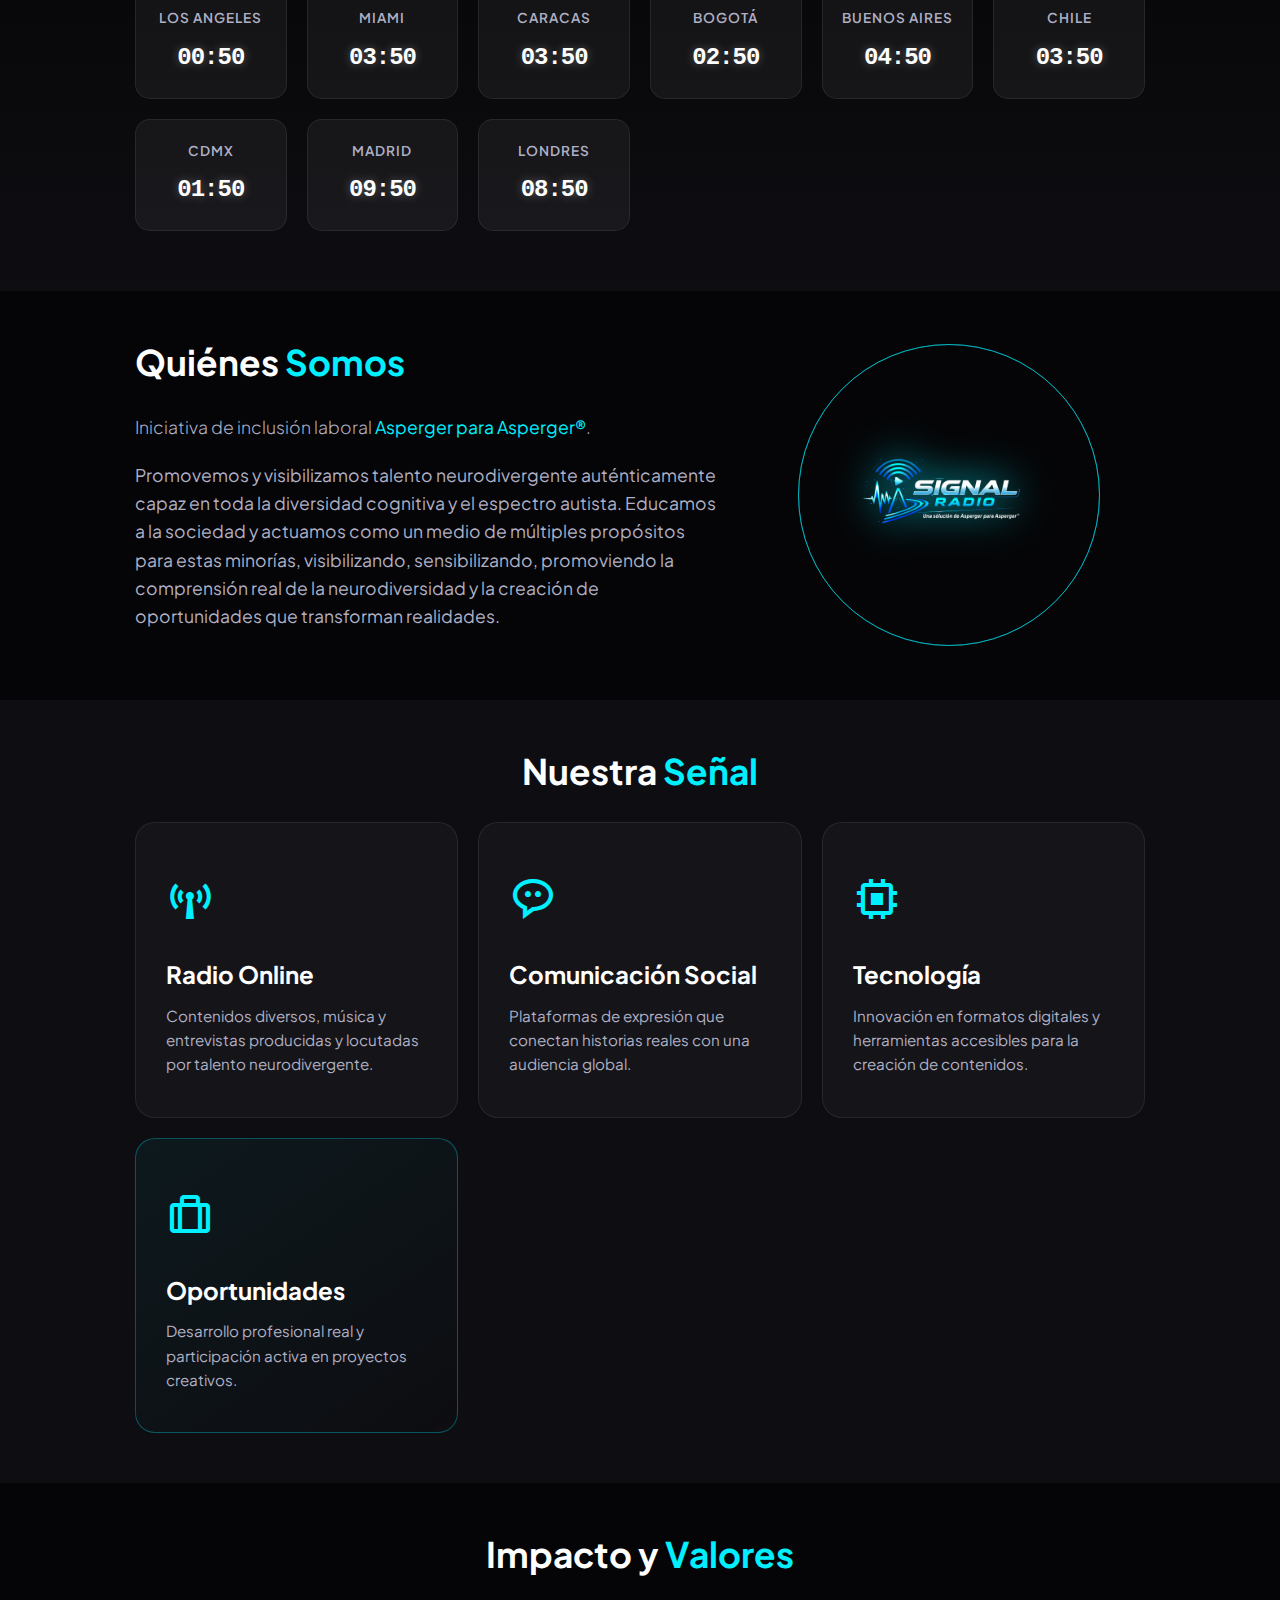
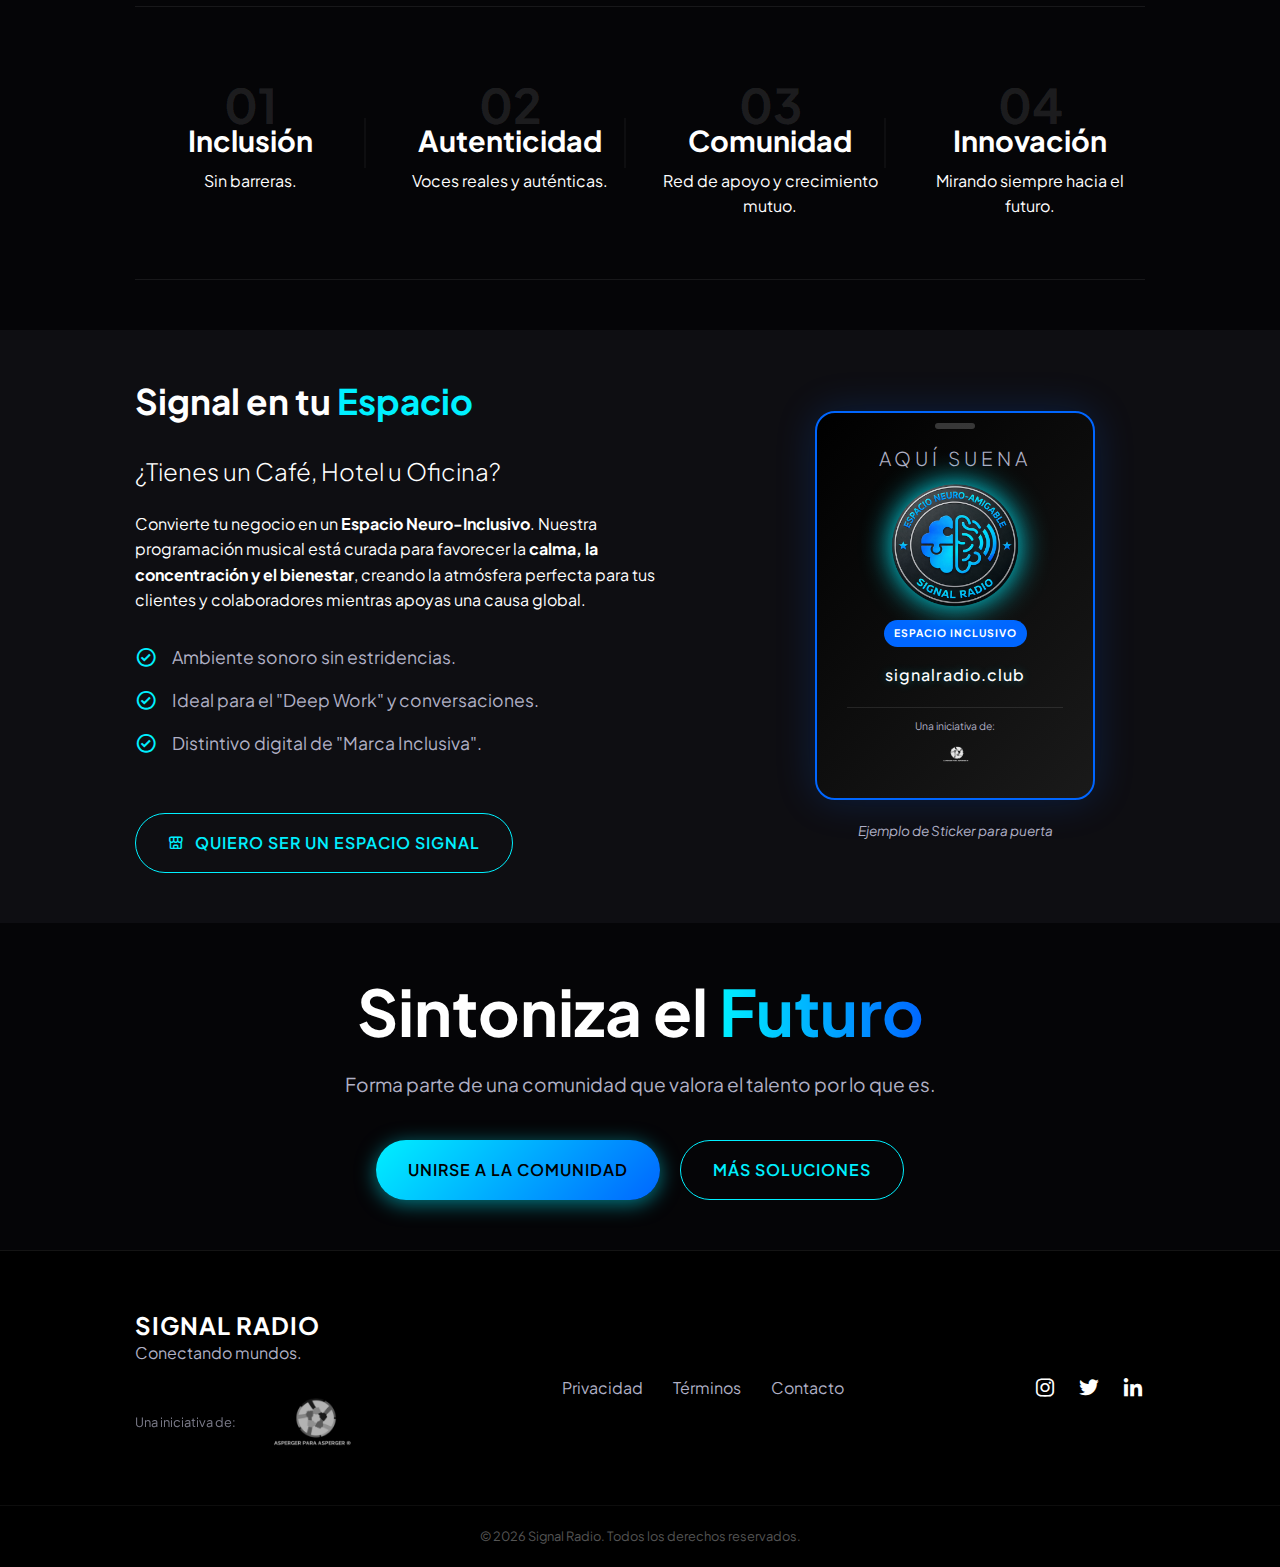
<file: index-prueba.html>
<!DOCTYPE html>
<html lang="es">

<head>
    <!-- Google tag (gtag.js) -->
    <script async src="https://www.googletagmanager.com/gtag/js?id=G-HJBBLT3CT5"></script>
    <script>
        window.dataLayer = window.dataLayer || [];
        function gtag() { dataLayer.push(arguments); }
        gtag('js', new Date());

        gtag('config', 'G-HJBBLT3CT5');
    </script>
    <meta charset="UTF-8">
    <meta name="viewport" content="width=device-width, initial-scale=1.0">
    <meta name="description"
        content="SIGNAL RADIO: Una señal abierta para la convivencia e inclusión laboral del talento auténticamente capaz.">
    <title>SIGNAL RADIO | Señal Abierta</title>

    <!-- Open Graph / Facebook -->
    <meta property="og:type" content="website">
    <meta property="og:url" content="https://signalradio.club/">
    <meta property="og:title" content="SIGNAL RADIO | Señal Abierta">
    <meta property="og:description"
        content="SIGNAL RADIO: Una señal abierta para la convivencia e inclusión laboral del talento auténticamente capaz.">
    <meta property="og:image" content="https://signalradio.club/portada-signal-radio-asperger-para-asperger.jpg">

    <!-- Twitter -->
    <meta property="twitter:card" content="summary_large_image">
    <meta property="twitter:url" content="https://signalradio.club/">
    <meta property="twitter:title" content="SIGNAL RADIO | Señal Abierta">
    <meta property="twitter:description"
        content="SIGNAL RADIO: Una señal abierta para la convivencia e inclusión laboral del talento auténticamente capaz.">
    <meta property="twitter:image" content="https://signalradio.club/portada-signal-radio-asperger-para-asperger.jpg">
    <link rel="preconnect" href="https://fonts.googleapis.com">
    <link rel="preconnect" href="https://fonts.gstatic.com" crossorigin>
    <link href="https://fonts.googleapis.com/css2?family=Plus+Jakarta+Sans:wght@300;400;500;600;700;800&display=swap"
        rel="stylesheet">
    <link rel="stylesheet" href="styles.css?v=3">
    <link rel="icon" type="image/png" href="icono-signal.png">

    <!-- Boxicons for icons -->
    <link href='https://unpkg.com/boxicons@2.1.4/css/boxicons.min.css' rel='stylesheet'>
    <style>
        .player-container {
            margin: 30px auto;
            max-width: 600px;
            padding: 20px;
            background: rgba(255, 255, 255, 0.05);
            backdrop-filter: blur(10px);
            border: 1px solid rgba(255, 255, 255, 0.1);
            border-radius: 20px;
            box-shadow: 0 10px 30px rgba(0, 0, 0, 0.3);
            display: flex;
            flex-direction: column;
            align-items: center;
            justify-content: center;
            animation: fadeIn 1s ease-out;
        }

        .player-label {
            color: var(--accent-primary);
            font-size: 0.9rem;
            text-transform: uppercase;
            letter-spacing: 1.5px;
            margin-bottom: 15px;
            font-weight: 600;
        }

        audio {
            width: 100%;
            height: 40px;
            outline: none;
            filter: invert(0.9) hue-rotate(180deg);
            /* Simple dark mode tweak for standard audio player */
        }

        @keyframes fadeIn {
            from {
                opacity: 0;
                transform: translateY(10px);
            }

            to {
                opacity: 1;
                transform: translateY(0);
            }
        }
    </style>
</head>

<body>
    <div class="cursor-glow"></div>

    <header id="main-header">
        <div class="notification-banner">
            <div class="banner-content">
                <span class="banner-tag" style="background: var(--accent-secondary); color: white;">🚀 MODO
                    PRUEBA</span>
                <span>
                    Estamos en modo de prueba. Si tiene alguna sugerencia puede enviar un correo a
                    <strong>info@aspergerparaasperger.org</strong>
                </span>
            </div>
        </div>
        <div class="container header-container">
            <div class="logo">
                <img src="logo2.jpg" alt="Signal Radio Logo" class="logo-img">
            </div>
            <nav class="main-nav">
                <ul>
                    <li><a href="#about">Quiénes somos</a></li>
                    <li><a href="#services">Qué hacemos</a></li>
                    <li><a href="#values">Impacto</a></li>
                </ul>
            </nav>
            <div class="header-cta">
                <a href="#listen" class="btn btn-primary btn-sm">Escuchar ahora</a>
            </div>
            <button class="mobile-menu-btn" aria-label="Abrir menú">
                <i class='bx bx-menu'></i>
            </button>
        </div>
    </header>

    <main>
        <!-- Hero Section -->
        <section id="hero" class="hero-section">
            <div class="hero-bg">
                <img src="hero-bg.png" alt="Ondas digitales fondo">
                <div class="overlay"></div>
            </div>
            <div class="container hero-content">
                <div class="signal-indicator">
                    <span class="dot"></span> EN VIVO
                </div>
                <h2 class="main-title">Signal <span class="text-gradient">Radio</span></h2>
                <p class="subtitle">Una señal pionera y abierta para la convivencia e inclusión laboral del talento
                    auténticamente capaz.</p>

                <!-- Opcion 1: Audio Tag -->
                <div class="player-container">
                    <div class="player-label"><i class='bx bx-broadcast'></i> Señal en Vivo</div>
                    <audio controls autoplay>
                        <source src="https://signalradio.aspergerparaasperger.org/listen/signal_radio/radio.mp3"
                            type="audio/mpeg">
                        Tu navegador no soporta el elemento de audio.
                    </audio>
                </div>

                <div class="hero-actions">
                    <!-- Removed Play Button since player is active -->
                    <a href="#community" class="btn btn-outline btn-lg">Sumarse a la comunidad</a>
                </div>
            </div>
            <div class="scroll-down">
                <i class='bx bx-chevron-down'></i>
            </div>
        </section>

        <!-- Weekly Schedule -->
        <section id="schedule" class="section" style="padding-bottom: 50px;">
            <div class="container text-center">
                <h2 class="section-title" style="margin-bottom: 50px;">Programación <span
                        class="text-highlight">Semanal</span></h2>
                <div class="schedule-card">
                    <div class="schedule-badge">EN VIVO</div>
                    <h3 class="schedule-title">Sintonizando con el Autismo - Episodio 166</h3>
                    <p class="schedule-topic"><strong>Tema:</strong> Migración y Cambio en población Asperger</p>
                    <p class="schedule-guest"><strong>Invitado:</strong> Andrés Galli (desde Valencia, España)</p>
                    <div class="schedule-details">
                        <div class="schedule-time">
                            <i class='bx bx-time'></i> 7:00 AM & 7:00 PM
                        </div>
                        <div class="schedule-date">
                            <i class='bx bx-calendar'></i> 26 Ene - 31 Ene 2026
                        </div>
                    </div>
                    <div style="margin-top: 30px;">
                        <p style="color: var(--text-muted); margin-bottom: 10px; font-size: 0.9rem;">Lunes a Domingo</p>
                    </div>
                </div>
            </div>
        </section>

        <!-- World Clock Section -->
        <section id="world-clock" class="world-clock-section">
            <div class="container">
                <h2 class="section-title text-center" style="margin-bottom: 40px; font-size: 2rem;">Horarios <span
                        class="text-highlight">Globales</span></h2>
                <div class="world-clock-grid" id="clockGrid">
                    <!-- Clocks will be injected here by JS -->
                </div>
            </div>
        </section>

        <!-- Quiénes somos -->
        <section id="about" class="section">
            <div class="container about-container">
                <div class="about-text">
                    <h2 class="section-title">Quiénes <span class="text-highlight">Somos</span></h2>
                    <p class="lead-text">
                        Iniciativa de inclusión laboral <strong class="text-cyan">Asperger para Asperger®</strong>.
                    </p>
                    <p>
                        Promovemos y visibilizamos talento neurodivergente auténticamente capaz en toda la diversidad
                        cognitiva y el espectro autista. Educamos a la sociedad y actuamos como un medio de múltiples
                        propósitos para estas minorías, visibilizando, sensibilizando, promoviendo la comprensión real
                        de la
                        neurodiversidad y la creación de oportunidades que transforman realidades.
                    </p>
                </div>
                <div class="about-visual">
                    <div class="pulse-circle">
                        <img src="logo-signal-v2.png" alt="Signal" class="floating-icon">
                    </div>
                </div>
            </div>
        </section>

        <!-- Qué hacemos -->
        <section id="services" class="section bg-darker">
            <div class="container">
                <h2 class="section-title text-center">Nuestra <span class="text-highlight">Señal</span></h2>
                <div class="grid-cards">
                    <div class="card">
                        <div class="card-icon"><i class='bx bx-broadcast'></i></div>
                        <h3>Radio Online</h3>
                        <p>Contenidos diversos, música y entrevistas producidas y locutadas por talento neurodivergente.
                        </p>
                    </div>
                    <div class="card">
                        <div class="card-icon"><i class='bx bx-message-rounded-dots'></i></div>
                        <h3>Comunicación Social</h3>
                        <p>Plataformas de expresión que conectan historias reales con una audiencia global.</p>
                    </div>
                    <div class="card">
                        <div class="card-icon"><i class='bx bx-chip'></i></div>
                        <h3>Tecnología</h3>
                        <p>Innovación en formatos digitales y herramientas accesibles para la creación de contenidos.
                        </p>
                    </div>
                    <div class="card highlight-card">
                        <div class="card-icon"><i class='bx bx-briefcase-alt'></i></div>
                        <h3>Oportunidades</h3>
                        <p>Desarrollo profesional real y participación activa en proyectos creativos.</p>
                    </div>
                </div>
            </div>
        </section>

        <!-- Impacto / Valores -->
        <section id="values" class="section">
            <div class="container">
                <h2 class="section-title text-center">Impacto y <span class="text-highlight">Valores</span></h2>
                <div class="values-grid">
                    <div class="value-item">
                        <span class="value-number">01</span>
                        <h3>Inclusión</h3>
                        <p>Sin barreras.</p>
                    </div>
                    <div class="value-item">
                        <span class="value-number">02</span>
                        <h3>Autenticidad</h3>
                        <p>Voces reales y auténticas.</p>
                    </div>
                    <div class="value-item">
                        <span class="value-number">03</span>
                        <h3>Comunidad</h3>
                        <p>Red de apoyo y crecimiento mutuo.</p>
                    </div>
                    <div class="value-item">
                        <span class="value-number">04</span>
                        <h3>Innovación</h3>
                        <p>Mirando siempre hacia el futuro.</p>
                    </div>
                </div>
            </div>
        </section>

        <!-- Signal Spaces (B2B / Viralization) -->
        <section id="signal-spaces" class="section bg-darker">
            <div class="container">
                <div class="spaces-content">
                    <div class="spaces-text">
                        <h2 class="section-title">Signal en tu <span class="text-highlight">Espacio</span></h2>
                        <p class="lead-text" style="color: #fff;">
                            ¿Tienes un Café, Hotel u Oficina?
                        </p>
                        <p>
                            Convierte tu negocio en un <strong>Espacio Neuro-Inclusivo</strong>.
                            Nuestra programación musical está curada para favorecer la <strong>calma, la concentración y
                                el bienestar</strong>,
                            creando la atmósfera perfecta para tus clientes y colaboradores mientras apoyas una causa
                            global.
                        </p>
                        <ul class="spaces-benefits">
                            <li><i class='bx bx-check-circle'></i> Ambiente sonoro sin estridencias.</li>
                            <li><i class='bx bx-check-circle'></i> Ideal para el "Deep Work" y conversaciones.</li>
                            <li><i class='bx bx-check-circle'></i> Distintivo digital de "Marca Inclusiva".</li>
                        </ul>
                        <br>
                        <a href="#" id="btn-signal-space" class="btn btn-outline btn-lg">
                            <i class='bx bx-store-alt'></i> Quiero ser un Espacio Signal
                        </a>
                    </div>
                    <div class="spaces-badge">
                        <div class="badge-card">
                            <div class="badge-header">AQUÍ SUENA</div>
                            <div class="badge-logo">
                                <img src="logo-neuro-amigable.png" alt="Neuro Amigable">
                            </div>
                            <div class="badge-footer">ESPACIO INCLUSIVO</div>
                            <div class="badge-url">signalradio.club</div>
                            <div class="badge-sub">
                                <span>Una iniciativa de:</span>
                                <img src="logo.png" alt="Asperger para Asperger">
                            </div>
                        </div>
                        <p class="badge-caption">Ejemplo de Sticker para puerta</p>
                    </div>
                </div>
            </div>
        </section>

        <!-- Call to Action -->
        <section id="community" class="section cta-section">
            <div class="background-waves"></div>
            <div class="container text-center">
                <h2>Sintoniza el <span class="text-gradient">Futuro</span></h2>
                <p>Forma parte de una comunidad que valora el talento por lo que es.</p>
                <div class="cta-buttons">
                    <a href="https://comunidad.aspergerparaasperger.org/invitation?code=9J8594" target="_blank"
                        class="btn btn-primary btn-lg">Unirse a la Comunidad</a>
                    <a href="https://www.aspergerparaasperger.org/" target="_blank" class="btn btn-outline btn-lg">Más
                        Soluciones</a>
                </div>
            </div>
        </section>
    </main>

    <footer class="main-footer">
        <div class="container footer-content">
            <div class="footer-brand">
                <h3>SIGNAL RADIO</h3>
                <p>Conectando mundos.</p>
                <div class="initiative-ref">
                    <span class="initiative-text">Una iniciativa de:</span>
                    <img src="logo.png" alt="Asperger para Asperger" class="initiative-logo">
                </div>
            </div>
            <div class="footer-links">
                <a href="#">Privacidad</a>
                <a href="#">Términos</a>
                <a href="#">Contacto</a>
            </div>
            <div class="footer-social">
                <a href="https://instagram.com/aspergerparaasperger" target="_blank" aria-label="Instagram"><i
                        class='bx bxl-instagram'></i></a>
                <a href="https://x.com/paraasperger" target="_blank" aria-label="X (Twitter)"><i
                        class='bx bxl-twitter'></i></a>
                <a href="https://www.linkedin.com/company/asperger-para-asperger" target="_blank"
                    aria-label="LinkedIn"><i class='bx bxl-linkedin'></i></a>
            </div>
        </div>
        <div class="footer-bottom">
            <p>&copy; 2026 Signal Radio. Todos los derechos reservados.</p>
        </div>
    </footer>

    <script>
        // Simple Interaction Script
        document.addEventListener('DOMContentLoaded', () => {
            // Mobile Menu Toggle
            const menuBtn = document.querySelector('.mobile-menu-btn');
            const nav = document.querySelector('.main-nav');

            menuBtn.addEventListener('click', () => {
                nav.classList.toggle('active');
            });

            // Smooth Scroll for Anchors
            document.querySelectorAll('a[href^="#"]').forEach(anchor => {
                anchor.addEventListener('click', function (e) {
                    e.preventDefault();
                    document.querySelector(this.getAttribute('href')).scrollIntoView({
                        behavior: 'smooth'
                    });
                    // Close mobile menu if open
                    if (nav.classList.contains('active')) {
                        nav.classList.remove('active');
                    }
                });
            });

            // Cursor glow effect follow
            const glow = document.querySelector('.cursor-glow');
            document.addEventListener('mousemove', (e) => {
                glow.style.left = e.clientX + 'px';
                glow.style.top = e.clientY + 'px';
            });
        });
    </script>


    <!-- Floating Radio Widget -->
    <div class="floating-widget" id="floatingWidget">
        <div class="widget-content">
            <div class="w-header">
                <div class="w-logo">
                    <img src="logo2.jpg" alt="Logo">
                    <div style="line-height: 1.2;">
                        <span style="font-weight: 700; font-size: 1rem; color: #fff; display: block;">SIGNAL
                            RADIO</span>
                        <span style="font-size: 0.8rem; color: #a0a0b0;">Señal Abierta</span>
                    </div>
                </div>
                <div class="w-live-badge">
                    <div
                        style="width: 6px; height: 6px; background: #ff4d4d; border-radius: 50%; animation: blinkWidget 1.5s infinite;">
                    </div>
                    LIVE
                </div>
            </div>

            <div class="w-controls">
                <div class="w-info">
                    <p class="label">Escuchando ahora</p>
                    <p class="status">Transmisión Online</p>
                </div>
                <button class="w-play-btn" id="widgetPlayBtn">
                    <i class='bx bx-play'></i>
                </button>
            </div>
            <audio id="widgetAudio" preload="none">
                <source src="https://signalradio.aspergerparaasperger.org/listen/signal_radio/radio.mp3"
                    type="audio/mpeg">
            </audio>
        </div>

        <button class="widget-toggle-btn" id="widgetToggle" aria-label="Abrir Radio">
            <div class="pulse-ring"></div>
            <i class='bx bx-radio'></i>
        </button>
    </div>

    <!-- Comment Widget -->
    <div class="comment-widget" id="commentWidget">
        <div class="comment-box">
            <div class="c-header">
                <h3>Enviar Mensaje</h3>
                <button class="c-close" id="closeCommentWidget"><i class='bx bx-x'></i></button>
            </div>
            <form class="c-form" id="commentForm">
                <div class="form-group">
                    <input type="text" placeholder="Tu Nombre" required>
                </div>
                <div class="form-group">
                    <input type="email" placeholder="Tu Correo (Opcional)">
                </div>
                <!-- Honeypot for anti-spam (Hidden from humans) -->
                <div class="form-group visually-hidden">
                    <input type="text" name="b_check" tabindex="-1" autocomplete="off"
                        placeholder="No llenar si eres humano">
                </div>
                <div class="form-group">
                    <textarea placeholder="Escribe tu mensaje aquí..." required></textarea>
                </div>
                <button type="submit" class="c-submit-btn">Enviar Mensaje</button>
            </form>
        </div>
        <button class="comment-toggle-btn" id="toggleCommentWidget" aria-label="Abrir Mensajes">
            <i class='bx bx-message-detail'></i>
        </button>
    </div>

    <script>
        // Floating Widget Logic
        const widget = document.getElementById('floatingWidget');
        const toggleBtn = document.getElementById('widgetToggle');
        const playBtn = document.getElementById('widgetPlayBtn');
        const widgetAudio = document.getElementById('widgetAudio');
        const widgetIcon = playBtn.querySelector('i');

        toggleBtn.addEventListener('click', () => {
            widget.classList.toggle('expanded');
        });

        playBtn.addEventListener('click', () => {
            // Optional: Stop main hero audio if it exists and is playing to avoid echo
            const heroAudio = document.querySelector('.player-container audio');
            if (heroAudio && !heroAudio.paused) {
                heroAudio.pause();
            }

            if (widgetAudio.paused) {
                widgetAudio.load();
                widgetAudio.play();
                widgetIcon.classList.remove('bx-play');
                widgetIcon.classList.add('bx-pause');
                toggleBtn.classList.add('playing');
            } else {
                widgetAudio.pause();
                widgetIcon.classList.add('bx-play');
                widgetIcon.classList.remove('bx-pause');
                toggleBtn.classList.remove('playing');
            }
        });
    </script>

    <script>
        /* World Clock Logic */
        const cities = [
            { name: 'Los Angeles', zone: 'America/Los_Angeles' },
            { name: 'Miami', zone: 'America/New_York' },
            { name: 'Caracas', zone: 'America/Caracas' },
            { name: 'Bogotá', zone: 'America/Bogota' },
            { name: 'Buenos Aires', zone: 'America/Argentina/Buenos_Aires' },
            { name: 'Chile', zone: 'America/Santiago' },
            { name: 'CDMX', zone: 'America/Mexico_City' },
            { name: 'Madrid', zone: 'Europe/Madrid' },
            { name: 'Londres', zone: 'Europe/London' }
        ];

        const clockGrid = document.getElementById('clockGrid');

        function initClocks() {
            if (!clockGrid) return;
            clockGrid.innerHTML = '';
            cities.forEach(city => {
                const div = document.createElement('div');
                div.className = 'clock-card';
                // Remove spaces for ID
                const safeName = city.name.replace(/\s/g, '');
                div.innerHTML = `
                    <div class="clock-city">${city.name}</div>
                    <div class="clock-time" id="clock-${safeName}">--:--</div>
                `;
                clockGrid.appendChild(div);
            });
            updateClocks();
            setInterval(updateClocks, 1000);
        }

        function updateClocks() {
            cities.forEach(city => {
                const safeName = city.name.replace(/\s/g, '');
                const timeEl = document.getElementById(`clock-${safeName}`);
                if (timeEl) {
                    const time = new Date().toLocaleTimeString('es-ES', {
                        timeZone: city.zone,
                        hour: '2-digit',
                        minute: '2-digit',
                        hour12: false
                    });
                    timeEl.innerText = time;
                }
            });
        }

        // Initialize clocks
        initClocks();


        /* Comment Widget Logic */
        const commentWidget = document.getElementById('commentWidget');
        const toggleComment = document.getElementById('toggleCommentWidget');
        const closeComment = document.getElementById('closeCommentWidget');
        const commentForm = document.getElementById('commentForm');

        if (toggleComment) {
            toggleComment.addEventListener('click', () => {
                commentWidget.classList.toggle('active');
            });
        }

        if (closeComment) {
            closeComment.addEventListener('click', () => {
                commentWidget.classList.remove('active');
            });
        }

        if (commentForm) {
            commentForm.addEventListener('submit', (e) => {
                e.preventDefault();

                const btn = commentForm.querySelector('button[type="submit"]');
                const originalText = btn.innerText;
                const nameInput = commentForm.querySelector('input[type="text"]:not([name="b_check"])');
                const emailInput = commentForm.querySelector('input[type="email"]');
                const msgInput = commentForm.querySelector('textarea');
                const honeypot = commentForm.querySelector('input[name="b_check"]');

                // 1. Anti-Bot: Honeypot Check
                if (honeypot && honeypot.value !== "") {
                    console.log('Bot detected via honeypot');
                    return; // Silently fail for bots
                }

                // 2. Anti-Bot: Simple Rate Limiting (1 mensaje cada 2 minutos)
                const lastSent = localStorage.getItem('lastMsgSent');
                if (lastSent && (Date.now() - lastSent) < 120000) {
                    alert('Por favor espera unos minutos antes de enviar otro mensaje.');
                    return;
                }

                // CAMBIA ESTA URL POR LA QUE OBTUVISTE EN EL PASO 3 DE LAS INSTRUCCIONES
                const SCRIPT_URL = 'https://script.google.com/macros/s/AKfycbz32V9hOaLUD4n69xyo6nbJ1hlKG096KajYY0HqUJqRNi945O09NOHXV_66_X_zeAiM/exec';

                if (SCRIPT_URL === 'TU_URL_DE_GOOGLE_SCRIPT_AQUI') {
                    alert('¡Falta configurar la URL de Google Sheets! Revisa el archivo INSTRUCCIONES_GOOGLE_SHEETS.md');
                    return;
                }

                btn.innerText = 'Enviando...';
                btn.disabled = true;

                const data = {
                    nombre: nameInput.value,
                    correo: emailInput.value,
                    mensaje: msgInput.value
                };

                fetch(SCRIPT_URL, {
                    method: 'POST',
                    mode: 'no-cors', // Importante para Google Apps Script
                    headers: {
                        'Content-Type': 'application/json'
                    },
                    body: JSON.stringify(data)
                })
                    .then(response => {
                        // Con no-cors no podemos leer la respuesta JSON, asumimos éxito si no hay error de red
                        alert('¡Mensaje enviado con éxito! Nos pondremos en contacto contigo pronto.');
                        commentForm.reset();
                        commentWidget.classList.remove('active');
                        localStorage.setItem('lastMsgSent', Date.now()); // Guardar timestamp
                    })
                    .catch(error => {
                        console.error('Error:', error);
                        alert('Hubo un error al enviar el mensaje. Por favor intenta de nuevo.');
                    })
                    .finally(() => {
                        btn.innerText = originalText;
                        btn.disabled = false;
                    });
            });
        }

        /* Signal Spaces Button Logic */
        const spaceBtn = document.getElementById('btn-signal-space');
        if (spaceBtn) {
            spaceBtn.addEventListener('click', (e) => {
                e.preventDefault();
                // Open widget
                commentWidget.classList.add('active');
                // Pre-fill message
                const msgInput = commentForm.querySelector('textarea');
                msgInput.value = "Hola, me interesa convertir mi negocio en un Espacio Signal. Quisiera recibir el Kit de Embajador.";
                // Focus name
                const nameInput = commentForm.querySelector('input[type="text"]:not([name="b_check"])');
                nameInput.focus();
            });
        }
    </script>

</body>

</html>
</file>
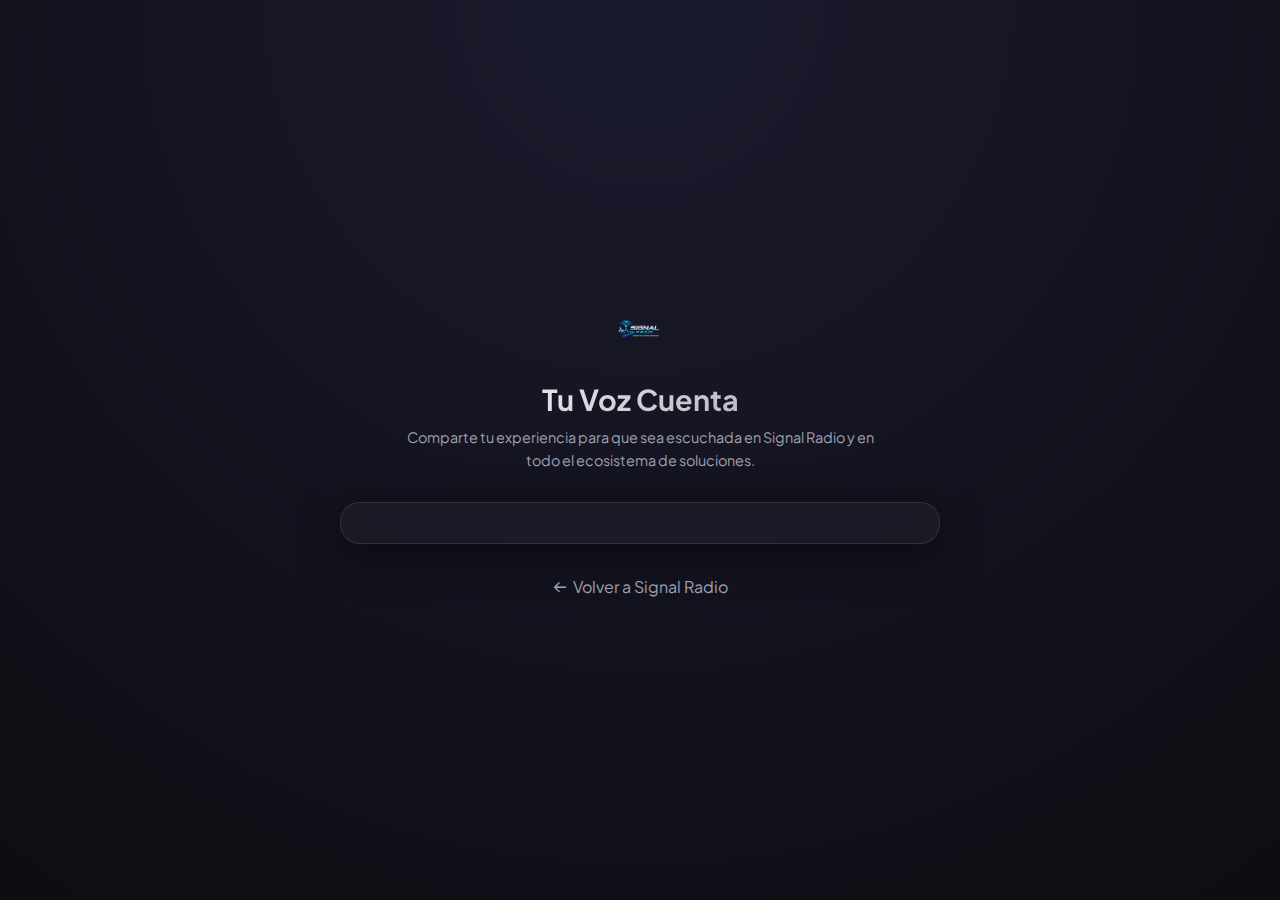
<file: mensaje-de-voz.html>
<!DOCTYPE html>
<html lang="es">

<head>
    <!-- Google tag (gtag.js) -->
    <script async src="https://www.googletagmanager.com/gtag/js?id=G-HJBBLT3CT5"></script>
    <script>
        window.dataLayer = window.dataLayer || [];
        function gtag() { dataLayer.push(arguments); }
        gtag('js', new Date());

        gtag('config', 'G-HJBBLT3CT5');
    </script>
    <meta charset="UTF-8">
    <meta name="viewport" content="width=device-width, initial-scale=1.0">
    <title>Deja tu Mensaje - Signal Radio</title>
    <link rel="preconnect" href="https://fonts.googleapis.com">
    <link rel="preconnect" href="https://fonts.gstatic.com" crossorigin>
    <link href="https://fonts.googleapis.com/css2?family=Plus+Jakarta+Sans:wght@300;400;500;600;700;800&display=swap"
        rel="stylesheet">
    <link rel="stylesheet" href="styles.css?v=3">
    <link rel="icon" type="image/png" href="icono-signal.png">
    <link href='https://unpkg.com/boxicons@2.1.4/css/boxicons.min.css' rel='stylesheet'>

    <style>
        body {
            background-color: #0d0d12;
            color: #fff;
            font-family: 'Plus Jakarta Sans', sans-serif;
            margin: 0;
            padding: 0;
            display: flex;
            flex-direction: column;
            min-height: 100vh;
        }

        .page-container {
            flex: 1;
            display: flex;
            flex-direction: column;
            align-items: center;
            justify-content: center;
            padding: 20px;
            background: radial-gradient(circle at 50% 0%, #1a1a2e 0%, #0d0d12 100%);
        }

        .header-logo {
            text-align: center;
            margin-bottom: 30px;
        }

        .header-logo img {
            height: 60px;
            margin-bottom: 15px;
        }

        .header-logo h1 {
            font-size: 1.8rem;
            margin: 0;
            background: linear-gradient(135deg, #fff 0%, #a0a0b0 100%);
            -webkit-background-clip: text;
            -webkit-text-fill-color: transparent;
        }

        .embed-container {
            width: 100%;
            max-width: 600px;
            background: rgba(255, 255, 255, 0.03);
            border: 1px solid rgba(255, 255, 255, 0.1);
            border-radius: 20px;
            padding: 20px;
            box-shadow: 0 10px 40px rgba(0, 0, 0, 0.5);
            margin-bottom: 30px;
        }

        .back-link {
            color: #a0a0b0;
            text-decoration: none;
            display: inline-flex;
            align-items: center;
            gap: 5px;
            transition: color 0.3s;
        }

        .back-link:hover {
            color: #fff;
        }
    </style>
</head>

<body>

    <div class="page-container">
        <div class="header-logo">
            <img src="logo-signal-v2.png" alt="Signal Radio">
            <h1>Tu Voz Cuenta</h1>
            <p style="color: #a0a0b0; margin-top: 10px; max-width: 500px; font-size: 0.9rem;">
                Comparte tu experiencia para que sea escuchada en Signal Radio y en todo el ecosistema de soluciones.
            </p>
        </div>

        <div class="embed-container">
            <!-- Feedspace Embed Code -->
            <div class="feedspace-embed" data-id="48bd7790-aee1-4581-8a5d-4c6ef1ce0ef2"></div>
            <script src="https://js.feedspace.io/v1/embed/embed.min.js" type="text/javascript"></script>
        </div>

        <a href="index.html" class="back-link">
            <i class='bx bx-arrow-back'></i> Volver a Signal Radio
        </a>
    </div>

</body>

</html>
</file>
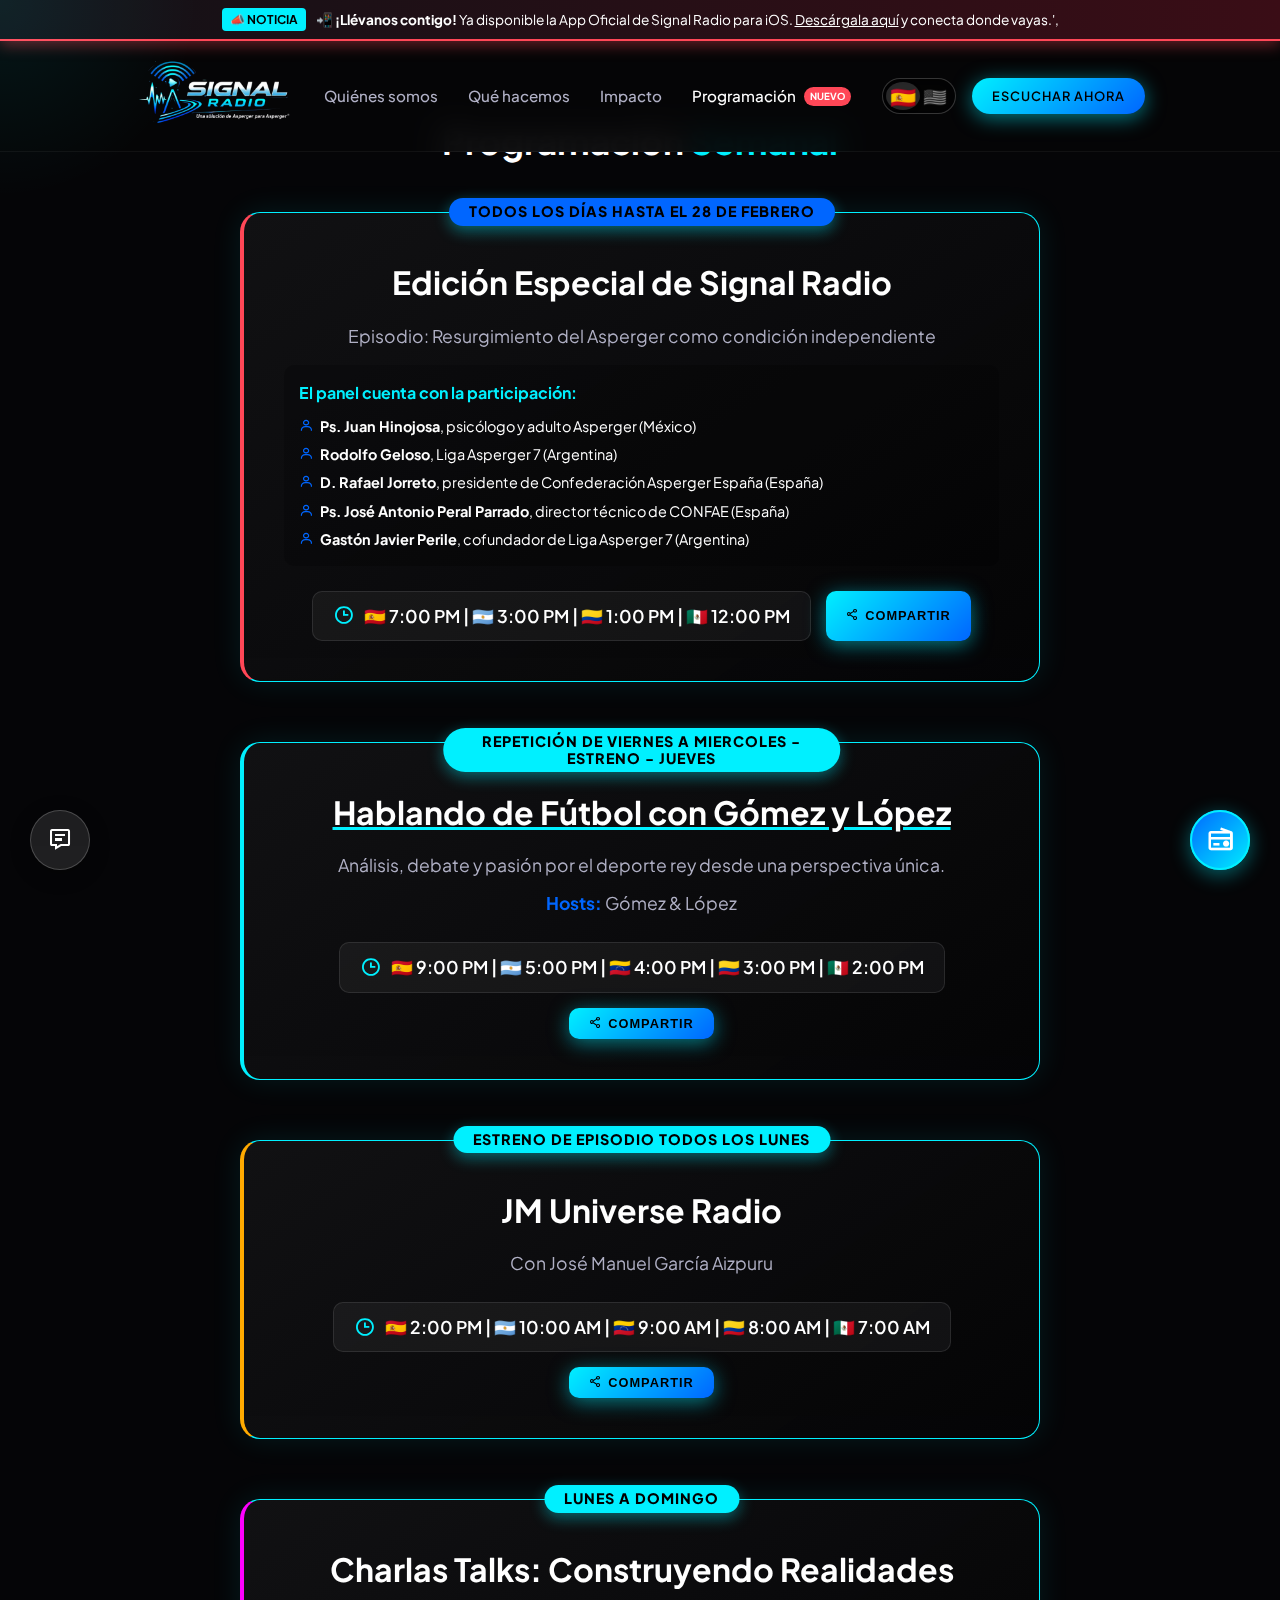
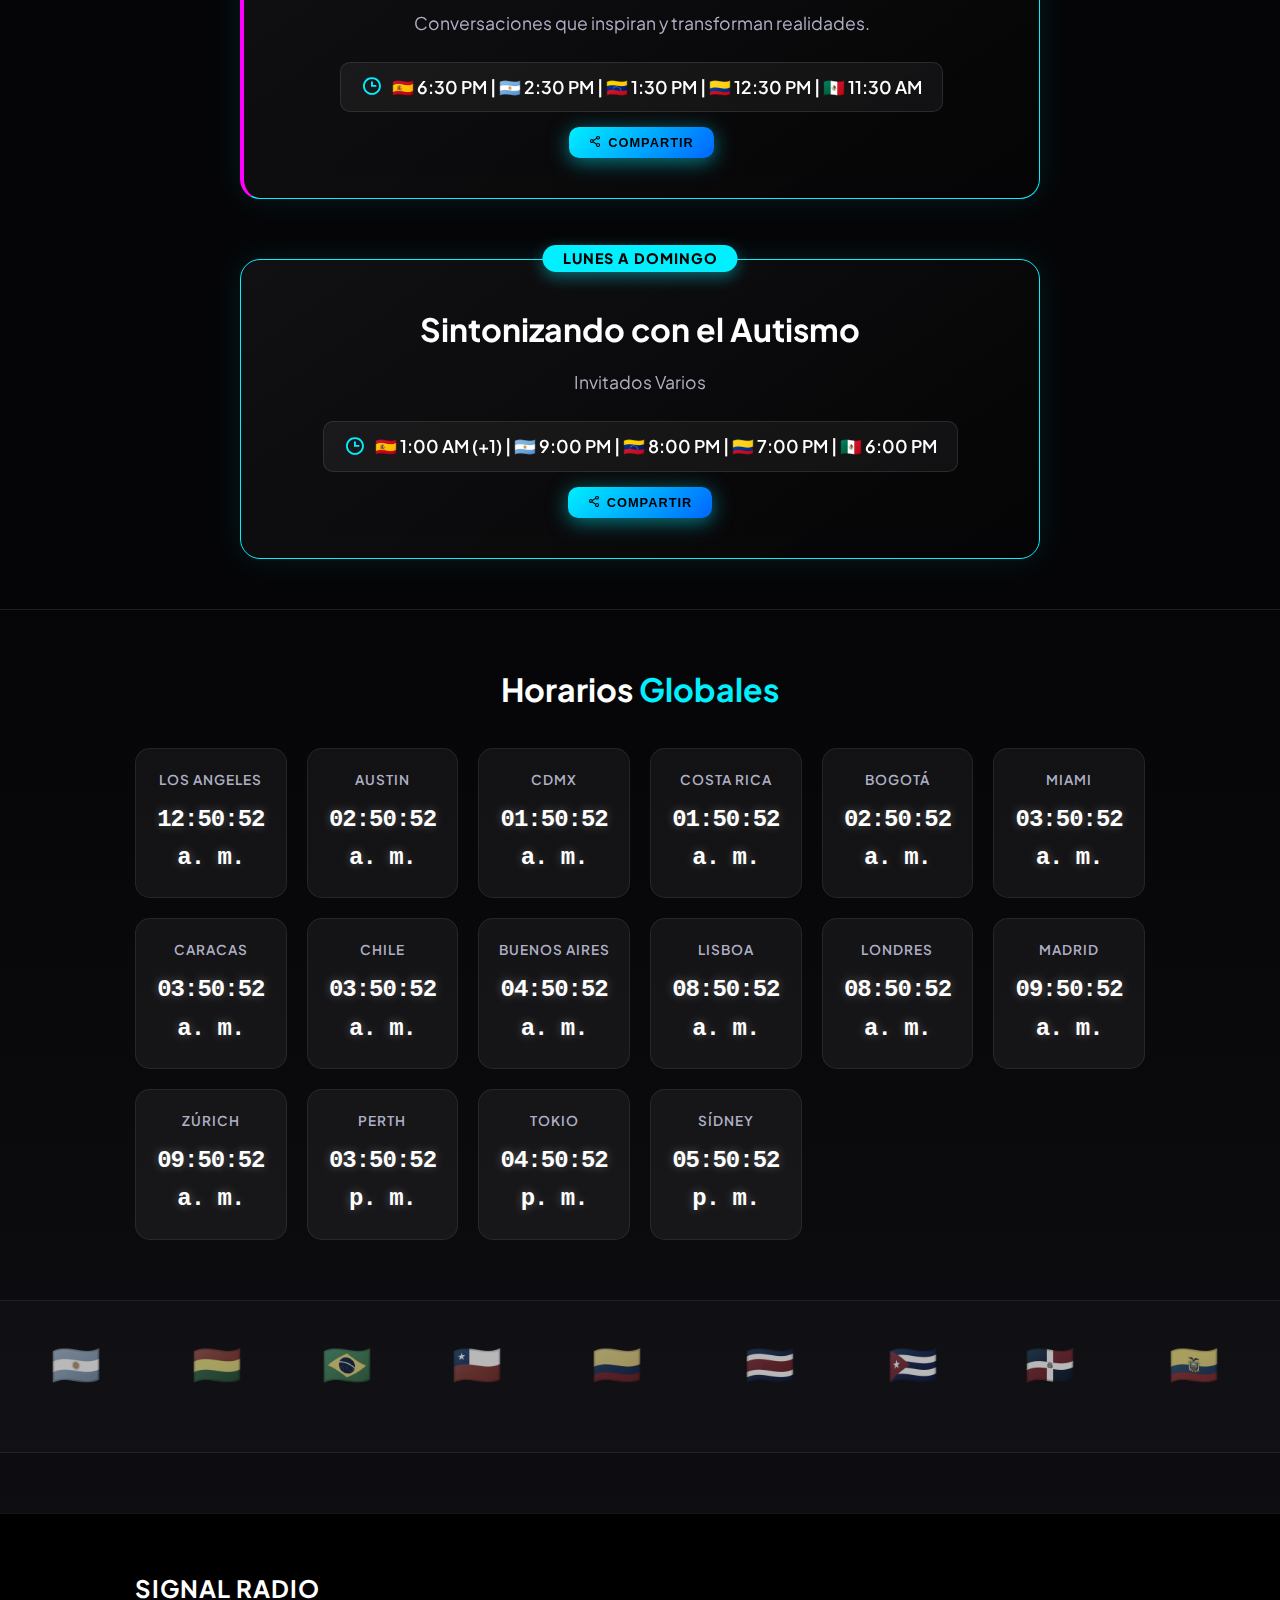
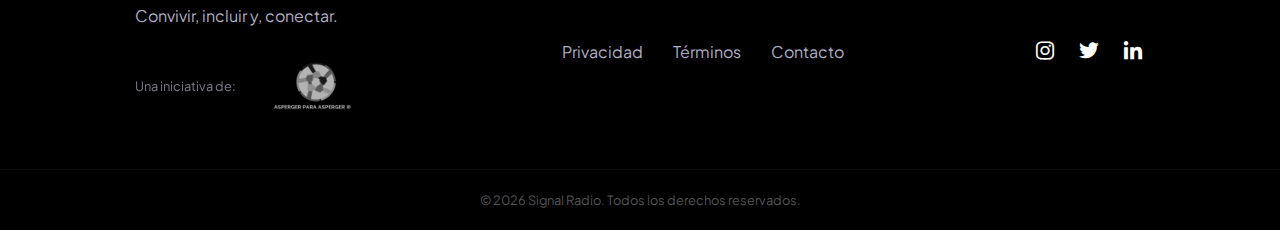
<file: programacion.html>
<!DOCTYPE html>
<html lang="es">

<head>
    <!-- Google tag (gtag.js) -->
    <script async src="https://www.googletagmanager.com/gtag/js?id=G-HJBBLT3CT5"></script>
    <script>
        window.dataLayer = window.dataLayer || [];
        function gtag() { dataLayer.push(arguments); }
        gtag('js', new Date());

        gtag('config', 'G-HJBBLT3CT5');
    </script>
    <meta name="referrer" content="strict-origin-when-cross-origin">
    <meta charset="UTF-8">
    <meta name="viewport" content="width=device-width, initial-scale=1.0">
    <meta name="description"
        content="SIGNAL RADIO: Una señal abierta para la comunidad con diversidad cognitiva. Una década de trayectoria siendo el puente para la convivencia e inclusión laboral del talento neurodivergente.">
    <title>SIGNAL RADIO | La Primera Señal Abierta Neuro-Inclusiva - The First Neuro-Inclusive Open Signal</title>

    <!-- Open Graph / Facebook -->
    <meta property="og:type" content="website">
    <meta property="og:url" content="https://signalradio.club/">
    <meta property="og:title"
        content="SIGNAL RADIO | La Primera Radio Neuro-Inclusiva - The First Neuro-Inclusive Radio Station">
    <meta property="og:description"
        content="SIGNAL RADIO: Una señal abierta para la convivencia e inclusión laboral de la diversidad cognitiva y el talento neurodivergente - SIGNAL RADIO: An open signal for coexistence and workplace inclusion of cognitive diversity and neurodivergent talent">
    <meta property="og:image" content="https://signalradio.club/portada-signal-radio-asperger-para-asperger.jpg">

    <!-- Twitter -->
    <meta property="twitter:card" content="summary_large_image">
    <meta property="twitter:url" content="https://signalradio.club/">
    <meta property="twitter:title"
        content="SIGNAL RADIO | La Primera Radio Neuro-Inclusiva - The First Neuro-Inclusive Radio Station">
    <meta property="twitter:description"
        content="SIGNAL RADIO: Una señal abierta para la convivencia e inclusión laboral de la diversidad cognitiva y el talento neurodivergente - SIGNAL RADIO: An open signal for coexistence and workplace inclusion of cognitive diversity and neurodivergent talent">
    <meta property="twitter:image" content="https://signalradio.club/portada-signal-radio-asperger-para-asperger.jpg">
    <link rel="preconnect" href="https://fonts.googleapis.com">
    <link rel="preconnect" href="https://fonts.gstatic.com" crossorigin>
    <link href="https://fonts.googleapis.com/css2?family=Plus+Jakarta+Sans:wght@300;400;500;600;700;800&display=swap"
        rel="stylesheet">
    <link rel="stylesheet" href="styles.css?v=7">
    <link rel="icon" type="image/png" href="icono-signal.png">
    <link rel="manifest" href="manifest.json">

    <!-- Boxicons for icons -->
    <link href='https://unpkg.com/boxicons@2.1.4/css/boxicons.min.css' rel='stylesheet'>
    <style>
        .player-container {
            margin: 30px auto;
            max-width: 600px;
            padding: 20px;
            background: rgba(255, 255, 255, 0.05);
            backdrop-filter: blur(10px);
            border: 1px solid rgba(255, 255, 255, 0.1);
            border-radius: 20px;
            box-shadow: 0 10px 30px rgba(0, 0, 0, 0.3);
            display: flex;
            flex-direction: column;
            align-items: center;
            justify-content: center;
            animation: fadeIn 1s ease-out;
        }

        .player-label {
            color: var(--accent-primary);
            font-size: 0.9rem;
            text-transform: uppercase;
            letter-spacing: 1.5px;
            margin-bottom: 15px;
            font-weight: 600;
        }

        audio {
            width: 100%;
            height: 40px;
            outline: none;
            filter: invert(0.9) hue-rotate(180deg);
            /* Simple dark mode tweak for standard audio player */
        }

        /* Language Switcher Styles - Flags */
        .lang-switch {
            display: flex;
            align-items: center;
            background: rgba(0, 0, 0, 0.4);
            border-radius: 30px;
            padding: 4px;
            margin-left: 15px;
            border: 1px solid rgba(255, 255, 255, 0.2);
            cursor: pointer;
            position: relative;
            height: 36px;
            width: 74px;
            transition: all 0.3s ease;
            box-shadow: inset 0 2px 4px rgba(0, 0, 0, 0.3);
        }

        .lang-option {
            flex: 1;
            text-align: center;
            font-size: 1.2rem;
            /* Larger for flags */
            z-index: 2;
            opacity: 0.5;
            transition: opacity 0.3s ease, transform 0.3s ease;
            line-height: 28px;
            filter: grayscale(100%);
            /* Flags grey when inactive */
        }

        .lang-option.active {
            opacity: 1;
            filter: grayscale(0%);
            transform: scale(1.1);
        }

        .lang-bg {
            position: absolute;
            top: 3px;
            left: 3px;
            width: 34px;
            height: 28px;
            background: rgba(255, 255, 255, 0.15);
            /* Subtle highlight behind active flag */
            border-radius: 50%;
            transition: transform 0.3s cubic-bezier(0.4, 0.0, 0.2, 1);
            z-index: 1;
            box-shadow: 0 2px 4px rgba(0, 0, 0, 0.2);
        }

        /* State for English */
        .lang-switch.en-active .lang-bg {
            transform: translateX(34px);
        }

        @keyframes fadeIn {
            from {
                opacity: 0;
                transform: translateY(10px);
            }

            to {
                opacity: 1;
                transform: translateY(0);
            }
        }

        /* Mobile Adjustments for Lang Switch */
        @media (max-width: 768px) {
            .header-cta {
                display: none;
                /* Hide CTA on mobile to fit lang switch if needed, or adjust flex */
            }

            .header-container {
                gap: 10px;
            }

            .lang-switch {
                margin-left: auto;
                margin-right: 10px;
            }
        }

        .hero-actions {
            flex-direction: column;
        }

        .cta-section h2 {
            font-size: 2.5rem;
        }

        /* --- Custom Player Styles --- */
        .custom-player-wrapper {
            background: rgba(20, 20, 35, 0.6);
            backdrop-filter: blur(15px);
            border: 1px solid rgba(0, 240, 255, 0.2);
            border-radius: 20px;
            padding: 20px 30px;
            display: flex;
            align-items: center;
            gap: 20px;
            width: 100%;
            max-width: 600px;
            margin: 30px auto;
            position: relative;
            overflow: hidden;
            box-shadow: 0 10px 40px rgba(0, 0, 0, 0.4), inset 0 0 20px rgba(0, 240, 255, 0.05);
            transition: all 0.3s ease;
        }

        .custom-player-wrapper:hover {
            border-color: rgba(0, 240, 255, 0.4);
            box-shadow: 0 15px 50px rgba(0, 240, 255, 0.15);
        }

        /* Play Button */
        .cp-play-btn {
            width: 60px;
            height: 60px;
            border-radius: 50%;
            background: linear-gradient(135deg, var(--accent-primary), var(--accent-secondary));
            border: none;
            cursor: pointer;
            display: flex;
            align-items: center;
            justify-content: center;
            font-size: 2rem;
            color: #000;
            box-shadow: 0 0 20px rgba(0, 240, 255, 0.4);
            transition: transform 0.2s, box-shadow 0.2s;
            flex-shrink: 0;
            position: relative;
            z-index: 2;
        }

        .cp-play-btn:hover {
            transform: scale(1.05);
            box-shadow: 0 0 30px rgba(0, 240, 255, 0.6);
        }

        .cp-play-btn:active {
            transform: scale(0.95);
        }

        /* Waveform/Visualizer Mockup */
        .cp-visualizer {
            flex: 1;
            display: flex;
            align-items: flex-end;
            /* Bars grow from bottom */
            justify-content: space-between;
            height: 30px;
            gap: 3px;
            opacity: 0.5;
            transition: opacity 0.3s;
        }

        /* When playing, visualizer lights up */
        .custom-player-wrapper.is-playing .cp-visualizer {
            opacity: 1;
        }

        .cp-bar {
            width: 4px;
            background: var(--accent-primary);
            border-radius: 2px;
            height: 10%;
            /* Default idle height */
            animation: none;
        }

        .custom-player-wrapper.is-playing .cp-bar {
            animation: soundWave 1.2s infinite ease-in-out;
        }

        /* Stagger animations for random look */
        .cp-bar:nth-child(2n) {
            animation-delay: 0.1s;
        }

        .cp-bar:nth-child(3n) {
            animation-delay: 0.2s;
        }

        .cp-bar:nth-child(4n) {
            animation-delay: 0.3s;
        }

        .cp-bar:nth-child(5n) {
            animation-delay: 0.15s;
        }

        @keyframes soundWave {

            0%,
            100% {
                height: 10%;
                opacity: 0.5;
            }

            50% {
                height: 100%;
                opacity: 1;
                box-shadow: 0 0 10px var(--accent-primary);
            }
        }

        /* Track Info */
        .cp-info {
            position: absolute;
            bottom: 5px;
            left: 100px;
            right: 20px;
            display: flex;
            justify-content: space-between;
            align-items: center;
            font-size: 0.75rem;
            color: var(--text-muted);
            pointer-events: none;
            /* Let clicks pass through */
        }

        .cp-status {
            text-transform: uppercase;
            letter-spacing: 1px;
            font-weight: 700;
            color: var(--accent-primary);
            font-size: 0.65rem;
            margin-bottom: 2px;
        }

        .cp-track-name {
            color: #fff;
            font-weight: 500;
            white-space: nowrap;
            overflow: hidden;
            text-overflow: ellipsis;
            max-width: 250px;
        }

        /* Volume Control (Mini) */
        .cp-volume {
            display: flex;
            align-items: center;
            gap: 8px;
        }

        .cp-volume i {
            font-size: 1.2rem;
            color: var(--text-muted);
            cursor: pointer;
            transition: color 0.2s;
        }

        .cp-volume i:hover {
            color: #fff;
        }

        .cp-vol-slider {
            width: 60px;
            height: 4px;
            background: rgba(255, 255, 255, 0.1);
            border-radius: 2px;
            appearance: none;
            outline: none;
            cursor: pointer;
        }

        .cp-vol-slider::-webkit-slider-thumb {
            appearance: none;
            width: 10px;
            height: 10px;
            border-radius: 50%;
            background: #fff;
            cursor: pointer;
            transition: transform 0.1s;
        }

        .cp-vol-slider::-webkit-slider-thumb:hover {
            transform: scale(1.3);
            background: var(--accent-primary);
        }

        /* Mobile Adjustments */
        @media (max-width: 600px) {
            .cp-visualizer {
                display: none;
            }

            /* Hide complex visualizer on mobile */
            .custom-player-wrapper {
                padding: 15px 20px;
                flex-direction: row;
                justify-content: space-between;
            }

            .cp-info {
                position: static;
                text-align: left;
                width: 100%;
                max-width: none;
                margin-left: 15px;
            }

            .cp-status {
                display: block;
            }

            .cp-track-name {
                max-width: 180px;
            }

            .cp-volume {
                display: none;
            }

            /* Hide volume on mobile, rely on system */
        }
    </style>
</head>

<body>
    <div class="cursor-glow"></div>

    <header id="main-header">
        <div class="notification-banner">
            <div class="banner-content">
                <span class="banner-tag" style="background: var(--accent-primary); color: #000;"
                    data-i18n="banner_tag">📣 NOTICIA</span>
                <span data-i18n="banner_text">
                    📲 <strong>¡Llévanos contigo!</strong> Ya disponible la App Oficial de Signal Radio para iOS. <a
                        href="https://apps.apple.com/app/signal-radio/id6758902221" target="_blank"
                        style="color: #fff; text-decoration: underline;">Descárgala aquí</a> y conecta donde vayas.',
                    </a>
                </span>
            </div>
        </div>
        <div class="container header-container">
            <div class="logo">
                <img src="logo-4.png" alt="Signal Radio Logo" class="logo-img">
            </div>

            <nav class="main-nav">
                <ul>
                    <li><a href="/#about" data-i18n="nav_about">Quiénes somos</a></li>
                    <li><a href="/#services" data-i18n="nav_what_we_do">Qué hacemos</a></li>
                    <li><a href="/#values" data-i18n="nav_impact">Impacto</a></li>
                    <li><a href="programacion" class="active" style="display: inline-flex; align-items: center;"><span
                                data-i18n="nav_schedule_menu">Programación</span> <span
                                style="background: #ff4757; color: white; font-size: 0.6rem; font-weight: bold; padding: 2px 6px; border-radius: 10px; margin-left: 8px; animation: bounce 2s infinite;">NUEVO</span></a>
                    </li>
                </ul>
            </nav>

            <!-- Language Switcher -->
            <div class="lang-switch" id="langSwitch" onclick="toggleLanguage()" aria-label="Cambiar idioma">
                <div class="lang-bg"></div>
                <div class="lang-option active" id="btn-es">🇪🇸</div>
                <div class="lang-option" id="btn-en">🇺🇸</div>
            </div>

            <div class="header-cta">
                <a href="/#listen" class="btn btn-primary btn-sm" data-i18n="nav_listen">Escuchar ahora</a>
            </div>

            <button class="mobile-menu-btn" aria-label="Abrir menú" style="position: relative;">
                <i class='bx bx-menu'></i>
                <span class="menu-alert-badge"
                    style="position: absolute; top: -5px; right: -5px; background: #ff4757; color: white; font-size: 0.5rem; font-weight: bold; padding: 2px 5px; border-radius: 10px; border: 2px solid #000; box-shadow: 0 0 5px rgba(255, 71, 87, 0.5);">1</span>
            </button>
        </div>
    </header>

    <main>
        <!-- Weekly Schedule -->
        <section id="schedule" class="section" style="padding-top: 120px;" style="padding-bottom: 50px;">
            <div class="container text-center">
                <h2 class="section-title" style="margin-bottom: 50px;"><span
                        data-i18n="schedule_title_1">Programación</span> <span class="text-highlight"
                        data-i18n="schedule_title_2">Semanal</span></h2>

                <!-- Card: Edición Especial (New) -->
                <div class="schedule-card" id="schedule-especial"
                    style="border-left: 4px solid #ff4757; margin-bottom: 60px;">
                    <div class="schedule-badge" style="background: var(--accent-secondary); color: #000;">TODOS LOS DÍAS
                        HASTA EL 28 DE FEBRERO</div>
                    <h3 class="schedule-title">Edición Especial de Signal Radio</h3>
                    <p class="schedule-topic"><span>Episodio: Resurgimiento del Asperger como condición
                            independiente</span></p>
                    <div
                        style="text-align: left; margin: 15px 0; padding: 15px; background: rgba(0,0,0,0.2); border-radius: 10px;">
                        <p style="margin-bottom: 10px; font-weight: 700; color: var(--accent-primary);">El panel cuenta
                            con la participación:</p>
                        <ul style="list-style: none; padding: 0; margin: 0; font-size: 0.9rem;">
                            <li style="margin-bottom: 5px;"><i class='bx bx-user'
                                    style="margin-right: 5px; color: var(--accent-secondary);"></i> <strong>Ps. Juan
                                    Hinojosa</strong>, psicólogo y adulto Asperger (México)</li>
                            <li style="margin-bottom: 5px;"><i class='bx bx-user'
                                    style="margin-right: 5px; color: var(--accent-secondary);"></i> <strong>Rodolfo
                                    Geloso</strong>, Liga Asperger 7 (Argentina)</li>
                            <li style="margin-bottom: 5px;"><i class='bx bx-user'
                                    style="margin-right: 5px; color: var(--accent-secondary);"></i> <strong>D. Rafael
                                    Jorreto</strong>, presidente de Confederación Asperger España (España)</li>
                            <li style="margin-bottom: 5px;"><i class='bx bx-user'
                                    style="margin-right: 5px; color: var(--accent-secondary);"></i> <strong>Ps. José
                                    Antonio Peral Parrado</strong>, director técnico de CONFAE (España)</li>
                            <li><i class='bx bx-user' style="margin-right: 5px; color: var(--accent-secondary);"></i>
                                <strong>Gastón Javier Perile</strong>, cofundador de Liga Asperger 7 (Argentina)
                            </li>
                        </ul>
                    </div>
                    <div class="schedule-details">
                        <div class="schedule-time">
                            <i class='bx bx-time'></i> 🇪🇸 7:00 PM | 🇦🇷 3:00 PM | 🇨🇴 1:00 PM | 🇲🇽 12:00 PM
                        </div>
                        <button
                            onclick="shareItem('schedule-especial', 'Edición Especial de Signal Radio', '🎧✨ ¡Conéctate a la Edición Especial de Signal Radio! Analizamos el resurgimiento del Asperger como condición independiente con grandes invitados internacionales.\\n\\nEscúchalo aquí: {url}')"
                            class="btn btn-primary btn-sm"
                            style="border-radius: 10px; display: inline-flex; align-items: center; gap: 5px;">
                            <i class='bx bx-share-alt'></i> Compartir
                        </button>
                    </div>
                </div>

                <!-- Card 1: Hablando de Futbol -->
                <div class="schedule-card" id="schedule-futbol" style="border-left: 4px solid #00f0ff;">
                    <div class="schedule-badge" data-i18n="s_live_thu">REPETICIÓN DE VIERNES A MIERCOLES - ESTRENO -
                        JUEVES</div>
                    <h3 class="schedule-title"><a href="https://futbol.signalradio.club" target="_blank"
                            style="color: inherit; text-decoration: underline; text-decoration-color: var(--accent-primary);">Hablando
                            de Fútbol con Gómez y López</a></h3>
                    <p class="schedule-topic"><span data-i18n="s_futbol_desc">Análisis, debate y pasión por el deporte
                            rey desde una perspectiva única.</span></p>
                    <p class="schedule-guest"><strong>Hosts:</strong> Gómez & López</p>
                    <div class="schedule-details">
                        <div class="schedule-time">
                            <i class='bx bx-time'></i> 🇪🇸 9:00 PM | 🇦🇷 5:00 PM | 🇻🇪 4:00 PM | 🇨🇴 3:00 PM | 🇲🇽
                            2:00 PM
                        </div>
                        <button
                            onclick="shareItem('schedule-futbol', 'Hablando de Fútbol con Gómez y López', '⚽🔥 ¡Acompáñanos a Hablando de Fútbol con Gómez y López! Análisis, debate y pasión por el deporte rey desde una perspectiva única.\\n\\nEscúchalo aquí: {url}')"
                            class="btn btn-primary btn-sm"
                            style="border-radius: 10px; display: inline-flex; align-items: center; gap: 5px;">
                            <i class='bx bx-share-alt'></i> Compartir
                        </button>
                    </div>
                </div>

                <!-- Card: JM Universe Radio -->
                <div class="schedule-card" id="schedule-jmuniverse"
                    style="margin-top: 60px; border-left: 4px solid #ffaa00;">
                    <div class="schedule-badge">ESTRENO DE EPISODIO TODOS LOS LUNES</div>
                    <h3 class="schedule-title">JM Universe Radio</h3>
                    <p class="schedule-topic"><span>Con José Manuel García Aizpuru</span></p>
                    <div class="schedule-details">
                        <div class="schedule-time">
                            <i class='bx bx-time'></i> 🇪🇸 2:00 PM | 🇦🇷 10:00 AM | 🇻🇪 9:00 AM | 🇨🇴 8:00 AM | 🇲🇽
                            7:00 AM
                        </div>
                        <button
                            onclick="shareItem('schedule-jmuniverse', 'JM Universe Radio', '📻✨ ¡Escucha JM Universe Radio con José Manuel García Aizpuru todos los Lunes en Signal Radio!\\n\\nEscúchalo aquí: {url}')"
                            class="btn btn-primary btn-sm"
                            style="border-radius: 10px; display: inline-flex; align-items: center; gap: 5px;">
                            <i class='bx bx-share-alt'></i> Compartir
                        </button>
                    </div>
                </div>

                <!-- Card: Charlas Talks -->
                <div class="schedule-card" id="schedule-talks" style="margin-top: 60px; border-left: 4px solid #f0f;">
                    <div class="schedule-badge" data-i18n="s_daily">LUNES A DOMINGO</div>
                    <h3 class="schedule-title" data-i18n="s_talks_title">Charlas Talks: Construyendo Realidades</h3>
                    <p class="schedule-topic" data-i18n="s_talks_desc">Conversaciones que inspiran y transforman
                        realidades.</p>
                    <div class="schedule-details">
                        <div class="schedule-time">
                            <i class='bx bx-time'></i> 🇪🇸 6:30 PM | 🇦🇷 2:30 PM | 🇻🇪 1:30 PM | 🇨🇴 12:30 PM | 🇲🇽
                            11:30 AM
                        </div>
                        <button
                            onclick="shareItem('schedule-talks', 'Charlas Talks: Construyendo Realidades', '🗣️✨ ¡Únete a Charlas Talks en Signal Radio! Conversaciones que inspiran y transforman realidades.\\n\\nEscúchalo aquí: {url}')"
                            class="btn btn-primary btn-sm"
                            style="border-radius: 10px; display: inline-flex; align-items: center; gap: 5px;">
                            <i class='bx bx-share-alt'></i> Compartir
                        </button>
                    </div>
                </div>

                <!-- Card: Sintonizando -->
                <div class="schedule-card" id="schedule-sintonizando" style="margin-top: 60px;">
                    <div class="schedule-badge" data-i18n="s_daily">LUNES A DOMINGO</div>
                    <h3 class="schedule-title">Sintonizando con el Autismo</h3>
                    <p class="schedule-topic"><span data-i18n="s_sint_topic">Invitados Varios</span></p>
                    <div class="schedule-details">
                        <div class="schedule-time">
                            <i class='bx bx-time'></i> 🇪🇸 1:00 AM (+1) | 🇦🇷 9:00 PM | 🇻🇪 8:00 PM | 🇨🇴 7:00 PM |
                            🇲🇽 6:00 PM
                        </div>
                        <button
                            onclick="shareItem('schedule-sintonizando', 'Sintonizando con el Autismo', '📻💙 ¡Escucha Sintonizando con el Autismo en Signal Radio! Un espacio de conexión y aprendizaje.\\n\\nEscúchalo aquí: {url}')"
                            class="btn btn-primary btn-sm"
                            style="border-radius: 10px; display: inline-flex; align-items: center; gap: 5px;">
                            <i class='bx bx-share-alt'></i> Compartir
                        </button>
                    </div>
                </div>
            </div>

            </div>
        </section>

        <!-- World Clock Section -->
        <section id="world-clock" class="world-clock-section">
            <div class="container">
                <h2 class="section-title text-center" style="margin-bottom: 40px; font-size: 2rem;"><span
                        data-i18n="clock_title">Horarios</span> <span class="text-highlight"
                        data-i18n="clock_highlight">Globales</span></h2>
                <div class="world-clock-grid" id="clockGrid">
                    <!-- Clocks will be injected here by JS -->
                </div>
            </div>

            <!-- Scrolling Flags Banner -->
            <div class="flags-banner">
                <div class="flags-track">
                    <!-- Set 1 -->
                    <div class="flag-item">🇦🇷<span>Argentina</span></div>
                    <div class="flag-item">🇧🇴<span>Bolivia</span></div>
                    <div class="flag-item">🇧🇷<span>Brasil</span></div>
                    <div class="flag-item">🇨🇱<span>Chile</span></div>
                    <div class="flag-item">🇨🇴<span>Colombia</span></div>
                    <div class="flag-item">🇨🇷<span>Costa Rica</span></div>
                    <div class="flag-item">🇨🇺<span>Cuba</span></div>
                    <div class="flag-item">🇩🇴<span>Rep. Dom.</span></div>
                    <div class="flag-item">🇪🇨<span>Ecuador</span></div>
                    <div class="flag-item">🇸🇻<span>El Salvador</span></div>
                    <div class="flag-item">🇪🇸<span>España</span></div>
                    <div class="flag-item">🇺🇸<span>USA</span></div>
                    <div class="flag-item">🇬🇧<span>UK</span></div>
                    <div class="flag-item">🇬🇹<span>Guatemala</span></div>
                    <div class="flag-item">🇭🇳<span>Honduras</span></div>
                    <div class="flag-item">🇲🇽<span>México</span></div>
                    <div class="flag-item">🇳🇮<span>Nicaragua</span></div>
                    <div class="flag-item">🇵🇦<span>Panamá</span></div>
                    <div class="flag-item">🇵🇾<span>Paraguay</span></div>
                    <div class="flag-item">🇵🇪<span>Perú</span></div>
                    <div class="flag-item">🇵🇹<span>Portugal</span></div>
                    <div class="flag-item">🇵🇷<span>Puerto Rico</span></div>
                    <div class="flag-item">🇺🇾<span>Uruguay</span></div>
                    <div class="flag-item">🇻🇪<span>Venezuela</span></div>

                    <!-- Set 2 (Duplicate for loop) -->
                    <div class="flag-item">🇦🇷<span>Argentina</span></div>
                    <div class="flag-item">🇧🇴<span>Bolivia</span></div>
                    <div class="flag-item">🇧🇷<span>Brasil</span></div>
                    <div class="flag-item">🇨🇱<span>Chile</span></div>
                    <div class="flag-item">🇨🇴<span>Colombia</span></div>
                    <div class="flag-item">🇨🇷<span>Costa Rica</span></div>
                    <div class="flag-item">🇨🇺<span>Cuba</span></div>
                    <div class="flag-item">🇩🇴<span>Rep. Dom.</span></div>
                    <div class="flag-item">🇪🇨<span>Ecuador</span></div>
                    <div class="flag-item">🇸🇻<span>El Salvador</span></div>
                    <div class="flag-item">🇪🇸<span>España</span></div>
                    <div class="flag-item">🇺🇸<span>USA</span></div>
                    <div class="flag-item">🇬🇧<span>UK</span></div>
                    <div class="flag-item">🇬🇹<span>Guatemala</span></div>
                    <div class="flag-item">🇭🇳<span>Honduras</span></div>
                    <div class="flag-item">🇲🇽<span>México</span></div>
                    <div class="flag-item">🇳🇮<span>Nicaragua</span></div>
                    <div class="flag-item">🇵🇦<span>Panamá</span></div>
                    <div class="flag-item">🇵🇾<span>Paraguay</span></div>
                    <div class="flag-item">🇵🇪<span>Perú</span></div>
                    <div class="flag-item">🇵🇹<span>Portugal</span></div>
                    <div class="flag-item">🇵🇷<span>Puerto Rico</span></div>
                    <div class="flag-item">🇺🇾<span>Uruguay</span></div>
                    <div class="flag-item">🇻🇪<span>Venezuela</span></div>
                </div>
            </div>
        </section>

    </main>

    <footer class="main-footer">
        <div class="container footer-content">
            <div class="footer-brand">
                <h3>SIGNAL RADIO</h3>
                <p data-i18n="footer_slogan">Convivir, incluir y, conectar.</p>
                <div class="initiative-ref">
                    <span class="initiative-text" data-i18n="footer_initiative">Una iniciativa de:</span>
                    <img src="logo.png" alt="Asperger para Asperger" class="initiative-logo">
                </div>
            </div>
            <div class="footer-links">
                <a href="#" data-i18n="link_privacy">Privacidad</a>
                <a href="#" data-i18n="link_terms">Términos</a>
                <a href="#" data-i18n="link_contact">Contacto</a>
            </div>
            <div class="footer-social">
                <a href="https://instagram.com/aspergerparaasperger" target="_blank" aria-label="Instagram"><i
                        class='bx bxl-instagram'></i></a>
                <a href="https://x.com/paraasperger" target="_blank" aria-label="X (Twitter)"><i
                        class='bx bxl-twitter'></i></a>
                <a href="https://www.linkedin.com/company/asperger-para-asperger" target="_blank"
                    aria-label="LinkedIn"><i class='bx bxl-linkedin'></i></a>
            </div>
        </div>
        <div class="footer-bottom">
            <p>&copy; 2026 Signal Radio. <span data-i18n="footer_rights">Todos los derechos reservados.</span></p>
        </div>
    </footer>

    <!-- Onboarding Modal -->
    <div class="modal-overlay" id="onboardingModal">
        <div class="modal-content">
            <button class="modal-close" onclick="closeOnboarding()">
                <i class='bx bx-x'></i>
            </button>
            <div style="text-align: center; margin-bottom: 30px;">
                <h3 style="font-size: 2rem; margin-bottom: 10px;">Así funciona <span class="text-gradient">Signal</span>
                </h3>
                <p style="color: var(--text-muted);">Tu ecosistema sonoro para la productividad y el bienestar.</p>
            </div>

            <div class="step-card">
                <div class="step-icon"><i class='bx bx-headphone'></i></div>
                <div class="step-info">
                    <h4 data-i18n="modal_step1_title">1. Modo Enfoque (Instrumental)</h4>
                    <p data-i18n="modal_step1_desc">La base de nuestra programación es música instrumental curada para
                        potenciar tu concentración, estudio o momentos de calma. Sin letras que distraigan.</p>
                </div>
            </div>

            <div class="step-card">
                <div class="step-icon"><i class='bx bx-user-voice'></i></div>
                <div class="step-info">
                    <h4 data-i18n="modal_step2_title">2. Conexión Humana</h4>
                    <p data-i18n="modal_step2_desc">Intervenciones breves de voces neurodivergentes de todo el mundo.
                        Historias y mensajes que te acompañan sin romper tu flujo de trabajo.</p>
                </div>
            </div>

            <div class="step-card">
                <div class="step-icon"><i class='bx bx-heart'></i></div>
                <div class="step-info">
                    <h4 data-i18n="modal_step3_title">3. Espacio Seguro</h4>
                    <p data-i18n="modal_step3_desc">Un entorno libre de estridencias y ruidos molestos. Diseñado
                        específicamente para la sensibilidad auditiva y el bienestar mental.</p>
                </div>
            </div>

            <div class="step-card">
                <div class="step-icon"><i class='bx bx-paper-plane'></i></div>
                <div class="step-info">
                    <h4 data-i18n="modal_step4_title">4. Tu Turno al Aire</h4>
                    <p data-i18n="modal_step4_desc">Puedes enviar saludos, pedir canciones específicas (Focus, Relax,
                        Energy) o grabar una nota de voz para ser parte de nuestra programación.</p>
                </div>
            </div>

            <div style="text-align: center; margin-top: 30px;">
                <button class="btn btn-primary"
                    onclick="closeOnboarding(); const audio = document.getElementById('mainRadio'); if(audio) { audio.play().catch(e => console.log(e)); document.getElementById('listen').scrollIntoView({behavior: 'smooth'}); }"
                    style="width: 100%;">
                    <span data-i18n="modal_btn_start">¡Entendido, quiero escuchar!</span>
                </button>
            </div>
        </div>
    </div>

    <script>
        // Simple Interaction Script
        document.addEventListener('DOMContentLoaded', () => {
            // Mobile Menu Toggle
            const menuBtn = document.querySelector('.mobile-menu-btn');
            const nav = document.querySelector('.main-nav');

            menuBtn.addEventListener('click', () => {
                nav.classList.toggle('active');
            });

            // Smooth Scroll for Anchors
            document.querySelectorAll('a[href^="#"]').forEach(anchor => {
                anchor.addEventListener('click', function (e) {
                    e.preventDefault();
                    const targetId = this.getAttribute('href');
                    document.querySelector(targetId).scrollIntoView({
                        behavior: 'smooth'
                    });

                    // Auto Play if listening
                    if (targetId === '#listen') {
                        const audio = document.getElementById('mainRadio');
                        if (audio && audio.paused) {
                            audio.play().catch(e => console.log('Autoplay prevent:', e));
                        }
                    }

                    // Close mobile menu if open
                    if (nav.classList.contains('active')) {
                        nav.classList.remove('active');
                    }
                });
            });

            // Cursor glow effect follow
            const glow = document.querySelector('.cursor-glow');
            document.addEventListener('mousemove', (e) => {
                glow.style.left = e.clientX + 'px';
                glow.style.top = e.clientY + 'px';
            });



        });








        // Initial translation load
        let savedLang = localStorage.getItem('siteLang');

        if (!savedLang) {
            // Auto-detect browser language if no preference saved
            const userLang = navigator.language || navigator.userLanguage;
            savedLang = userLang.startsWith('en') ? 'en' : 'es';
        }

        // Ensure updateLanguageDOM is called if defined
        if (typeof updateLanguageDOM === 'function') {
            updateLanguageDOM(savedLang);
        }


        // Onboarding Modal Functions
        function openOnboarding() {
            const modal = document.getElementById('onboardingModal');
            modal.classList.add('active');
            document.body.style.overflow = 'hidden'; // Prevent background scrolling
        }

        function closeOnboarding() {
            const modal = document.getElementById('onboardingModal');
            modal.classList.remove('active');
            document.body.style.overflow = ''; // Restore scrolling
        }

        // Close modal if clicked outside content
        document.getElementById('onboardingModal').addEventListener('click', function (e) {
            if (e.target === this) {
                closeOnboarding();
            }
        });
    </script>


    <!-- Floating Radio Widget -->
    <div class="floating-widget" id="floatingWidget">
        <div class="widget-content">
            <div class="w-header">
                <div class="w-logo">
                    <img src="logo2.jpg" alt="Logo">
                    <div style="line-height: 1.2;">
                        <span style="font-weight: 700; font-size: 1rem; color: #fff; display: block;">SIGNAL
                            RADIO</span>
                        <span style="font-size: 0.8rem; color: #a0a0b0;" data-i18n="widget_slogan">Señal Abierta</span>
                    </div>
                </div>
                <div class="w-live-badge">
                    <div
                        style="width: 6px; height: 6px; background: #ff4d4d; border-radius: 50%; animation: blinkWidget 1.5s infinite;">
                    </div>
                    LIVE
                </div>
            </div>

            <div class="w-controls">
                <div class="w-info">
                    <p class="label" data-i18n="widget_listening">Escuchando ahora</p>
                    <p class="status" data-i18n="widget_status">Transmisión Online</p>
                </div>
                <button class="w-play-btn" id="widgetPlayBtn">
                    <i class='bx bx-play'></i>
                </button>
            </div>
            <audio id="widgetAudio" preload="none">
                <source src="https://signalradio.aspergerparaasperger.org/listen/signal_radio/radio.mp3"
                    type="audio/mpeg">
            </audio>
        </div>

        <button class="widget-toggle-btn" id="widgetToggle" aria-label="Abrir Radio">
            <div class="pulse-ring"></div>
            <i class='bx bx-radio'></i>
        </button>
    </div>

    <!-- Comment Widget -->
    <div class="comment-widget" id="commentWidget">
        <div class="comment-box">
            <div class="c-header">
                <h3 data-i18n="comment_title">Sugerir Música / Mensaje</h3>
                <button class="c-close" id="closeCommentWidget"><i class='bx bx-x'></i></button>
            </div>
            <form class="c-form" id="commentForm">
                <div class="form-group">
                    <input type="text" placeholder="Tu Nombre" data-i18n-placeholder="placeholder_name" required>
                </div>
                <div class="form-group">
                    <input type="email" placeholder="Tu Correo (Opcional)" data-i18n-placeholder="placeholder_email">
                </div>
                <div class="form-group">
                    <select class="app-input"
                        style="width:100%; border:1px solid rgba(255,255,255,0.1); background:rgba(255,255,255,0.05); padding:10px; border-radius:10px; color:#fff;"
                        id="msgType">
                        <option value="General" data-i18n="opt_general">Mensaje General</option>
                        <option value="Focus" data-i18n="opt_focus">Música para Concentrarse</option>
                        <option value="Relax" data-i18n="opt_relax">Música para Relajarse</option>
                        <option value="Energy" data-i18n="opt_energy">Música para Subir Ánimo</option>
                    </select>
                </div>
                <!-- Honeypot for anti-spam (Hidden from humans) -->
                <div class="form-group visually-hidden">
                    <input type="text" name="b_check" tabindex="-1" autocomplete="off"
                        placeholder="No llenar si eres humano">
                </div>
                <div class="form-group">
                    <textarea placeholder="Escribe tu sugerencia de canción o mensaje aquí..."
                        data-i18n-placeholder="placeholder_msg" required></textarea>
                </div>
                <button type="submit" class="c-submit-btn" data-i18n="btn_send">Enviar Mensaje</button>
            </form>
        </div>
        <button class="comment-toggle-btn" id="toggleCommentWidget" aria-label="Abrir Mensajes">
            <i class='bx bx-message-detail'></i>
        </button>
        <!-- Tooltip removed manually to reduce visual clutter -->
    </div>

    <script>
        // Floating Widget Logic
        const widget = document.getElementById('floatingWidget');
        const toggleBtn = document.getElementById('widgetToggle');
        const playBtn = document.getElementById('widgetPlayBtn');
        const widgetAudio = document.getElementById('widgetAudio');
        const widgetIcon = playBtn.querySelector('i');

        toggleBtn.addEventListener('click', () => {
            widget.classList.toggle('expanded');
        });

        playBtn.addEventListener('click', () => {
            // Optional: Stop main hero audio if it exists and is playing to avoid echo
            const heroAudio = document.querySelector('.player-container audio');
            if (heroAudio && !heroAudio.paused) {
                heroAudio.pause();
            }

            if (widgetAudio.paused) {
                widgetAudio.load();
                widgetAudio.play();
                widgetIcon.classList.remove('bx-play');
                widgetIcon.classList.add('bx-pause');
                toggleBtn.classList.add('playing');
            } else {
                widgetAudio.pause();
                widgetIcon.classList.add('bx-play');
                widgetIcon.classList.remove('bx-pause');
                toggleBtn.classList.remove('playing');
            }
        });
    </script>

    <script>
        /* Internationalization Support */
        const translations = {
            'es': {
                'banner_tag': '📣 NOTICIA',
                'banner_text': '📲 <strong>¡Llévanos contigo!</strong> Ya disponible la App Oficial de Signal Radio para iOS. <a href="https://apps.apple.com/us/app/signal-radio/id6758902221" target="_blank" style="color: #fff; text-decoration: underline;">Descárgala aquí</a> y conecta donde vayas.',
                'share_btn': 'Compartir',
                'nav_about': 'Quiénes somos',
                'nav_what_we_do': 'Qué hacemos',
                'nav_impact': 'Impacto',
                'nav_schedule_menu': 'Programación',
                'nav_listen': 'Escuchar ahora',
                'hero_live': 'EN LÍNEA',
                'hero_subtitle': 'La primera señal abierta neuro-amigable y neuro-inclusiva de origen hispanohablante para el mundo. Con el respaldo de una década de trayectoria de Asperger para Asperger®, usamos la música global y nuestra voz neurodivergente como puente para la convivencia y la inclusión laboral de toda la diversidad cognitiva.',
                'player_label': 'Señal en Vivo',
                'player_note': 'Conectando talento hispano con el mundo.',
                'hero_community': 'Sumarse a la comunidad',
                'schedule_title_1': 'Programación',
                'schedule_title_2': 'Semanal',
                'badge_premiere': 'ESTRENO',
                'topic_label': 'Tema:',
                'guest_label': 'Invitado Especial:',
                'time_est': '12:30 PM Hora Bogotá / EST',
                'time_7pm': '7:00 PM Hora Bogotá / EST',
                'date_feb': '28 de Enero al 11 de Febrero, 2026',
                'rotation_note': 'Rotación por 2 semanas.',
                'badge_deferred': 'DIFERIDO',
                'topic_165': 'Importancia de la consulta pediátrica en el Autismo',
                'topic_166': 'Migración y Cambio en población Asperger',
                'topic_ignacio': 'Importancia de desarrollar habilidades sociales en el Espectro Autista',
                'mon_sun': 'Lunes a Domingo',
                'from_spain': 'desde Valencia, España',
                'clock_title': 'Horarios',
                'clock_highlight': 'Globales',
                'about_title': 'Quiénes',
                'about_highlight': 'Somos',
                'about_lead': 'Iniciativa de inclusión laboral <strong class="text-cyan">Asperger para Asperger®</strong>.',
                'about_desc': 'Signal Radio es la señal pionera de Asperger para Asperger® hacia el mundo. Somos el primer escenario sonoro diseñado para todos donde la diversidad cognitiva hispana lidera una programación musical global. Con el respaldo de una década de trayectoria de Asperger para Asperger®, derribamos barreras para la convivencia e inclusión laboral del talento neurodivergente.',
                'services_title': 'Nuestra',
                'services_highlight': 'Señal',
                card1_title: "Radio Online", card1_desc: "Un ecosistema sonoro diseñado para tu mente: <strong>Música instrumental para el enfoque</strong> y <strong>voces con diversidad cognitiva para la conexión</strong>.",
                card2_title: "Ecosistema de Talento", card2_desc: "Un puente entre el potencial neurodivergente y oportunidades reales de desarrollo.", card2_cta: "Explorar Ecosistema",
                card3_title: "Talento y Diversidad", card3_desc: "Una plataforma donde se promociona la diversidad cognitiva. Apoya a los creadores.", card3_cta: "Ver Talento",
                'card4_title': 'Voces Neurodivergentes',
                'card4_desc': 'Un escenario global para visibilizar historias, compartir conocimientos y celebrar el valor de pensar diferente.',
                'values_title': 'Impacto y',
                'values_highlight': 'Valores',
                'value1_title': 'Inclusión',
                'value1_desc': 'Sin barreras.',
                'value2_title': 'Autenticidad',
                'value2_desc': 'Voces reales y auténticas.',
                'value3_title': 'Comunidad',
                'value3_desc': 'Red de apoyo y crecimiento mutuo.',
                'value4_title': 'Innovación',
                'value4_desc': 'Mirando siempre hacia el futuro.',
                'trust_label': 'RECONOCIMIENTOS Y ESTÁNDARES',
                'spaces_title': 'Signal en tu',
                'spaces_highlight': 'Espacio',
                'spaces_lead': '¿Tienes un Café, Hotel u Oficina?',
                'spaces_desc': 'Convierte tu negocio en un <strong>Espacio Neuro-Inclusivo</strong>. Nuestra programación musical está curada para favorecer la <strong>calma, la concentración y el bienestar</strong>, creando la atmósfera perfecta para tus clientes y colaboradores mientras apoyas una causa global.',
                'benefit1': '<i class=\'bx bx-check-circle\'></i> Ambiente sonoro sin estridencias.',
                'benefit2': '<i class=\'bx bx-check-circle\'></i> Ideal para el "Deep Work" y conversaciones.',
                'benefit_eq': '<i class=\'bx bx-equalizer\'></i> Fusión de instrumental/voz para el enfoque sin aislamiento.',
                'benefit3': '<i class=\'bx bx-check-circle\'></i> Distintivo digital de "Marca Inclusiva".',
                'btn_certify': 'Certifica tu Espacio Gratis',
                'btn_local_play': 'Play para tu Local',
                'badge_header': 'AQUÍ SUENA',
                'badge_zone': 'ZONA NEURO-AMIGABLE',
                'badge_verified': 'ESPACIO INCLUSIVO CERTIFICADO',
                'badge_initiative': 'Una iniciativa de:',
                'badge_caption': 'Ejemplo de Sticker para puerta',
                'ecosystem_label': 'ECOSISTEMA DE SOLUCIONES',
                'desc_autenticamente': 'Bolsa de Empleo',
                'desc_escudo': 'App de IA',
                'desc_tienda': 'Tienda con Propósito',
                'desc_revista': 'Revista Tech',
                'cta_title': 'Sintoniza el',
                'cta_highlight': 'Futuro',
                'cta_desc': 'Forma parte de una comunidad que valora el talento por lo que es.',
                'cta_join': 'Unirse a la Comunidad',
                'cta_more': 'Más Soluciones',
                'footer_slogan': 'Convivir, incluir y, conectar.',
                'footer_initiative': 'Una iniciativa de:',
                'link_privacy': 'Privacidad',
                'link_terms': 'Términos',
                'link_contact': 'Contacto',
                'footer_rights': 'Todos los derechos reservados.',
                'widget_slogan': 'La Primera Radio Neuro-Inclusiva',
                'widget_listening': 'Escuchando ahora',
                'widget_status': 'Transmisión Online',
                'view_local_time': 'Ver en mi horario local',
                'local_time_msg': 'Tu hora local es <strong>{time}</strong>. (Bogotá {offset})',
                'comment_title': 'Sugerir Música / Mensaje',
                'placeholder_name': 'Tu Nombre',
                'placeholder_email': 'Tu Correo (Opcional)',
                'placeholder_msg': 'Escribe tu sugerencia de canción o mensaje aquí...',
                'btn_send': 'Enviar Mensaje',
                'comment_tooltip': '¡Pide tu canción o saludo!',
                'opt_general': 'Mensaje General',
                'opt_focus': 'Música para Concentrarse',
                'opt_relax': 'Música para Relajarse',
                'opt_energy': 'Música para Subir Ánimo',
                'modal_step1_title': '1. Modo Enfoque (Instrumental)',
                'modal_step1_desc': 'La base de nuestra programación es música instrumental curada para potenciar tu concentración, estudio o momentos de calma. Sin letras que distraigan.',
                'modal_step2_title': '2. Conexión Humana',
                'modal_step2_desc': 'Intervenciones breves de voces de la diversidad cognitiva de todo el mundo. Historias y mensajes que te acompañan sin romper tu flujo de trabajo.',
                'modal_step3_title': '3. Espacio Seguro',
                'modal_step3_desc': 'Un entorno libre de estridencias y ruidos molestos. Diseñado específicamente para la sensibilidad auditiva y el bienestar mental.',
                'modal_step4_title': '4. Tu Turno al Aire',
                'modal_step4_desc': 'Puedes enviar saludos, pedir canciones específicas (Focus, Relax, Energy) o grabar una nota de voz para ser parte de nuestra programación.',
                'modal_btn_start': '¡Entendido, quiero escuchar!',
                'voice_msg_title': 'Tu Voz, Nuestra Señal',
                'voice_msg_desc': 'Te invitamos a dejar un mensaje de voz compartiendo tu vivencia en la comunidad y tu visión sobre la aceptación de la diversidad cognitiva. Tu voz importa.',
                'btn_record_voice': 'Grabar Mensaje de Voz',
                'android_soon': 'PRONTO',
                'ticker_app_ios': '¡App iOS ya disponible! descárgala en la App Store.',
                'ticker_app_android': 'Android: ¡Muy pronto!',
                's_live_thu': 'REPETICIÓN DE VIERNES A MIÉRCOLES - ESTRENO LOS JUEVES',
                's_daily': 'LUNES A DOMINGO',
                's_futbol_desc': 'Análisis, debate y pasión por el deporte rey desde una perspectiva única.',
                's_sint_topic': 'Invitados Varios',
                's_talks_title': 'Charlas Talks: Construyendo Realidades',
                's_talks_desc': 'Conversaciones que inspiran y transforman realidades.',
                'ticker_futbol_launch': 'A partir de mañana Jueves podrán escuchar: Hablando de Fútbol con Gómez y López',
                'ticker_item_1': '✨ Conectamos capacidades con oportunidades. <a href="https://autenticamentecapaces.work" target="_blank" style="color:inherit; text-decoration:underline;">Visita nuestro ecosistema de inclusión</a>',
                'ticker_item_2': '🛒 Promovemos el talento con diversidad cognitiva. <a href="https://tienda.aspergerparaasperger.org" target="_blank" style="color:inherit; text-decoration:underline;">Visita la Tienda</a>',
                'ticker_item_3': '🎙️ Signal Radio: Tu espacio de enfoque y conexión.',
                'event_badge': 'EVENTO ESPECIAL',
                'event_title_1': 'Transmisión',
                'event_title_2': 'Especial 18F',
                'event_desc': 'Acompáñanos en esta transmisión especial del 18 de Febrero. Un espacio para compartir visión y futuro.',
                'event_btn': 'Ver canal de YouTube',
                'btn_share_prog': 'Compartir Programación'
            },
            'en': {
                'banner_tag': '📣 NEWS',
                'banner_text': '📲 <strong>Take us with you!</strong> Signal Radio Official iOS App available. <a href="https://apps.apple.com/us/app/signal-radio/id6758902221" target="_blank" style="color: #fff; text-decoration: underline;">Download here</a> to enjoy our authentic Spanish content.',
                'share_btn': 'Share',
                'nav_about': 'About Us',
                'nav_what_we_do': 'What We Do',
                'nav_impact': 'Impact',
                'nav_schedule_menu': 'Schedule',
                'nav_listen': 'Listen Now',
                'hero_live': 'ONLINE',
                'hero_subtitle': 'The first Hispanic-led open signal for the world. Backed by a decade of experience from Asperger para Asperger®, we use global music and voices of cognitive diversity as a bridge for coexistence and workplace inclusion of neurodivergent talent.',
                'player_label': 'Live Signal',
                'player_note': '<i class=\'bx bx-world\'></i> <strong>Cultural Immersion:</strong> Engaging content in Spanish. Connect with the authentic sound of our community.',
                'hero_community': 'Join the Community',
                'schedule_title_1': 'Weekly',
                'schedule_title_2': 'Schedule',
                'badge_premiere': 'PREMIERE',
                'topic_label': 'Topic:',
                'guest_label': 'Special Guest:',
                'time_est': '12:30 PM Bogota / EST',
                'time_7pm': '7:00 PM Bogota / EST',
                'date_feb': 'January 28 - Feb 11, 2026',
                'rotation_note': 'Rotation for 2 weeks.',
                'badge_deferred': 'REBROADCAST',
                'modal_step1_title': '1. Focus Mode (Instrumental)',
                'modal_step1_desc': 'Our programming base is curated instrumental music to boost your concentration, study, or moments of calm. No distracting lyrics.',
                'modal_step2_title': '2. Human Connection',
                'modal_step2_desc': 'Brief interventions from voices of cognitive diversity from around the world. Stories and messages that accompany you without breaking your workflow.',
                'modal_step3_title': '3. Safe Space',
                'modal_step3_desc': 'An environment free of stridency and annoying noises. Designed specifically for auditory sensitivity and mental well-being.',
                'modal_step4_title': '4. Your Turn On Air',
                'modal_step4_desc': 'You can send greetings, request specific songs (Focus, Relax, Energy), or record a voice note to be part of our programming.',
                'modal_btn_start': 'Got it, let\'s listen!',
                'voice_msg_title': 'Your Voice, Our Signal',
                'voice_msg_desc': 'We invite you to leave a voice message sharing your experience in the community and your vision on the acceptance of neurodivergent talent. Your voice matters.',
                'btn_record_voice': 'Record Voice Message',
                'topic_165': 'Importance of Pediatric Consultation in Autism',
                'topic_166': 'Migration and Change in the Asperger Population',
                'topic_ignacio': 'Importance of developing social skills in the Autism Spectrum',
                'mon_sun': 'Monday to Sunday',
                'from_spain': 'from Valencia, Spain',
                'clock_title': 'Global',
                'clock_highlight': 'Hours',
                'about_title': 'About',
                'about_highlight': 'Us',
                'about_lead': 'Labor inclusion initiative <strong class="text-cyan">Asperger para Asperger®</strong>.',
                'about_desc': 'Signal Radio is the pioneer signal from Asperger para Asperger® to the world. We are the first acoustic stage designed for everyone, where Hispanic cognitive diversity leads a global musical programming. Backed by a decade of experience from Asperger para Asperger®, we tear down barriers for coexistence and workplace inclusion for neurodivergent talent.',
                'services_title': 'Our',
                'services_highlight': 'Solutions',
                card1_title: "Online Radio", card1_desc: "A sound ecosystem designed for your mind: <strong>Instrumental music for focus</strong> and <strong>votes of cognitive diversity for connection</strong>.",
                card2_title: "Talent Ecosystem", card2_desc: "A bridge between neurodivergent potential and real development opportunities.", card2_cta: "Explore Ecosystem",
                card3_title: "Talent & Diversity", card3_desc: "A platform promoting cognitive diversity talent. Support the creators.", card3_cta: "View Talent",
                'card4_title': 'Neurodivergent Voices',
                'card4_desc': 'A global stage to visualize stories, share knowledge, and celebrate the value of thinking differently.',
                'values_title': 'Impact &',
                'values_highlight': 'Values',
                'value1_title': 'Inclusion',
                'value1_desc': 'Without barriers.',
                'value2_title': 'Authenticity',
                'value2_desc': 'Real and authentic voices.',
                'value3_title': 'Community',
                'value3_desc': 'Support network and mutual growth.',
                'value4_title': 'Innovation',
                'value4_desc': 'Always looking towards the future.',
                'trust_label': 'RECOGNITIONS & STANDARDS',
                'spaces_title': 'Signal in your',
                'spaces_highlight': 'Space',
                'spaces_lead': 'Do you have a Cafe, Hotel, or Office?',
                'spaces_desc': 'Turn your business into a <strong>Neuro-Inclusive Space</strong>. Our musical programming is curated to favor <strong>calm, concentration, and well-being</strong>, creating the perfect atmosphere for your clients and collaborators while supporting a global cause.',
                'benefit1': '<i class=\'bx bx-check-circle\'></i> Sound environment without stridency.',
                'benefit2': '<i class=\'bx bx-check-circle\'></i> Ideal for "Deep Work" and conversations.',
                'benefit_eq': '<i class=\'bx bx-equalizer\'></i> Instrumental/Voice fusion for focus without isolation.',
                'benefit3': '<i class=\'bx bx-check-circle\'></i> Digital "Inclusive Brand" badge.',
                'btn_certify': 'Certify your Space Free',
                'btn_local_play': 'Play for your Venue',
                'badge_header': 'PLAYING HERE',
                'badge_zone': 'NEURO-FRIENDLY ZONE',
                'badge_verified': 'CERTIFIED INCLUSIVE SPACE',
                'badge_initiative': 'An initiative by:',
                'badge_caption': 'Door Sticker Example',
                'ecosystem_label': 'SOLUTIONS ECOSYSTEM',
                'desc_autenticamente': 'Job Board',
                'desc_escudo': 'AI App',
                'desc_tienda': 'Store with Purpose',
                'desc_revista': 'Tech Magazine',
                'cta_title': 'Tune in the',
                'cta_highlight': 'Future',
                'cta_desc': 'Be part of a community that values talent for what it is.',
                'cta_join': 'Join the Community',
                'cta_more': 'More Solutions',
                'footer_slogan': 'Coexist, include, and connect.',
                'footer_initiative': 'An initiative by:',
                'link_privacy': 'Privacy',
                'link_terms': 'Terms',
                'link_contact': 'Contact',
                'footer_rights': 'All rights reserved.',
                'widget_slogan': 'The First Neuro-Inclusive Radio',
                'widget_listening': 'Listening now',
                'widget_status': 'Online Stream',
                'comment_title': 'Suggest Music / Message',
                'placeholder_name': 'Your Name',
                'placeholder_email': 'Your Email (Optional)',
                'placeholder_msg': 'Write your song suggestion or message here...',
                'btn_send': 'Send Message',
                'comment_tooltip': 'Ask for a song or shoutout!',
                'opt_general': 'General Message',
                'opt_focus': 'Music for Focus',
                'opt_relax': 'Music for Relax',
                'opt_energy': 'Music for Energy',
                'view_local_time': 'View in my local time',
                'local_time_msg': 'Your local time is <strong>{time}</strong>. (Bogota {offset})',
                'local_time_msg': 'Your local time is <strong>{time}</strong>. (Bogota {offset})',
                'android_soon': 'SOON',
                'ticker_app_ios': 'iOS App available now! Get it on the App Store.',
                'ticker_app_android': 'Android: Coming very soon!',
                's_live_thu': 'REPLAY FRIDAY TO WEDNESDAY - PREMIERE THURSDAYS',
                's_daily': 'MONDAY TO SUNDAY',
                's_futbol_desc': 'Analysis, debate, and passion for the king of sports from a unique perspective (Spoken in Spanish).',
                's_sint_topic': 'Various Guests (Spoken in Spanish)',
                's_talks_title': 'Charlas Talks: Building Realities',
                's_talks_desc': 'Conversations that inspire and transform realities (Spoken in Spanish).',
                'ticker_futbol_launch': 'Starting tomorrow Thursday you can listen to: Hablando de Fútbol with Gómez & López',
                'ticker_item_1': '✨ Connecting capabilities with opportunities. <a href="https://autenticamentecapaces.work" target="_blank" style="color:inherit; text-decoration:underline;">Visit our inclusion ecosystem</a>',
                'ticker_item_2': '🛒 Promoting neurodivergent talent. <a href="https://tienda.aspergerparaasperger.org" target="_blank" style="color:inherit; text-decoration:underline;">Visit the Store</a>',
                'ticker_item_3': '🎙️ Signal Radio: Your space for focus and connection.',
                'event_badge': 'SPECIAL EVENT',
                'event_title_1': '18F',
                'event_title_2': 'Broadcast',
                'event_desc': 'Join us for this special broadcast on February 18th. A space to share vision and future.',
                'event_btn': 'Watch on YouTube',
                'btn_share_prog': 'Share Schedule'
            }
        };

        function toggleLanguage() {
            const currentLang = localStorage.getItem('siteLang') === 'en' ? 'en' : 'es';
            const newLang = currentLang === 'es' ? 'en' : 'es';
            updateLanguageDOM(newLang);
        }

        function updateLanguageDOM(lang) {
            // Save preference
            localStorage.setItem('siteLang', lang);

            // Update Toggle UI
            const switchEl = document.getElementById('langSwitch');
            const btns = switchEl.querySelectorAll('.lang-option');

            if (lang === 'en') {
                switchEl.classList.add('en-active');
                document.getElementById('btn-en').classList.add('active');
                document.getElementById('btn-es').classList.remove('active');
            } else {
                switchEl.classList.remove('en-active');
                document.getElementById('btn-es').classList.add('active');
                document.getElementById('btn-en').classList.remove('active');
            }

            // Update Text Content
            const texts = translations[lang];
            document.querySelectorAll('[data-i18n]').forEach(el => {
                const key = el.getAttribute('data-i18n');
                if (texts[key]) {
                    el.innerHTML = texts[key];
                }
            });

            // Update Placeholders
            document.querySelectorAll('[data-i18n-placeholder]').forEach(el => {
                const key = el.getAttribute('data-i18n-placeholder');
                if (texts[key]) {
                    el.placeholder = texts[key];
                }
            });

            // Update HTML lang attribute
            document.documentElement.lang = lang;

            // Update Badge Image logic
            const badgeImg = document.getElementById('badge-logo-img');
            if (badgeImg) {
                badgeImg.src = lang === 'en' ? 'sello-english.png' : 'logo-neuro-amigable.png';
            }

            // Update Certify Button Link
            const btnCertify = document.getElementById('btn-signal-space');
            if (btnCertify) {
                btnCertify.href = lang === 'en'
                    ? 'https://lp.aspergerparaasperger.org/yuxztnjz'
                    : 'https://lp.aspergerparaasperger.org/22wd5h94';
            }
        }

        /* World Clock Logic */
        const cities = [
            { name_es: 'Los Angeles', name_en: 'Los Angeles', zone: 'America/Los_Angeles' },
            { name_es: 'Austin', name_en: 'Austin', zone: 'America/Chicago' },
            { name_es: 'CDMX', name_en: 'Mexico City', zone: 'America/Mexico_City' },
            { name_es: 'Costa Rica', name_en: 'Costa Rica', zone: 'America/Costa_Rica' },
            { name_es: 'Bogotá', name_en: 'Bogota', zone: 'America/Bogota' },
            { name_es: 'Miami', name_en: 'Miami', zone: 'America/New_York' },
            { name_es: 'Caracas', name_en: 'Caracas', zone: 'America/Caracas' },
            { name_es: 'Chile', name_en: 'Chile', zone: 'America/Santiago' },
            { name_es: 'Buenos Aires', name_en: 'Buenos Aires', zone: 'America/Argentina/Buenos_Aires' },
            { name_es: 'Lisboa', name_en: 'Lisbon', zone: 'Europe/Lisbon' },
            { name_es: 'Londres', name_en: 'London', zone: 'Europe/London' },
            { name_es: 'Madrid', name_en: 'Madrid', zone: 'Europe/Madrid' },
            { name_es: 'Zúrich', name_en: 'Zurich', zone: 'Europe/Zurich' },
            { name_es: 'Perth', name_en: 'Perth', zone: 'Australia/Perth' },
            { name_es: 'Tokio', name_en: 'Tokyo', zone: 'Asia/Tokyo' },
            { name_es: 'Sídney', name_en: 'Sydney', zone: 'Australia/Sydney' }
        ];

        const clockGrid = document.getElementById('clockGrid');

        function initClocks() {
            if (!clockGrid) return;
            clockGrid.innerHTML = '';
            cities.forEach(city => {
                const div = document.createElement('div');
                div.className = 'clock-card';
                // Remove spaces for ID
                const safeName = city.name_es.replace(/\s/g, '');
                div.innerHTML = `
                    <div class="clock-city" data-city-es="${city.name_es}" data-city-en="${city.name_en}">${city.name_es}</div>
                    <div class="clock-time" id="clock-${safeName}">--:--</div>
                `;
                clockGrid.appendChild(div);
            });
            updateClocks();
            setInterval(updateClocks, 1000);

            // Also update city names based on current lang
            updateClockNames();
        }

        function updateClockNames() {
            const lang = localStorage.getItem('siteLang') || 'es';
            document.querySelectorAll('.clock-city').forEach(el => {
                el.innerText = lang === 'en' ? el.getAttribute('data-city-en') : el.getAttribute('data-city-es');
            });
        }

        // Hook into toggleLanguage to update clocks immediately
        const originalToggle = toggleLanguage;
        toggleLanguage = function () {
            originalToggle();
            updateClockNames();
        }

        function updateClocks() {
            cities.forEach(city => {
                const safeName = city.name_es.replace(/\s/g, '');
                const timeEl = document.getElementById(`clock-${safeName}`);
                if (timeEl) {
                    const time = new Date().toLocaleTimeString('es-ES', {
                        timeZone: city.zone,
                        hour: '2-digit',
                        minute: '2-digit',
                        second: '2-digit',
                        hour12: true
                    });
                    timeEl.innerText = time;
                }
            });
        }

        /* Time Converter Logic */
        function calculateLocalTime(timeStr, baseZone, btnEl) {
            const container = btnEl.nextElementSibling;
            const lang = localStorage.getItem('siteLang') || 'es';
            const texts = translations[lang];

            // 1. Create a date object for the base time (today at 'timeStr' in Bogota)
            const [hours, minutes] = timeStr.split(':');
            const now = new Date();

            // Format for Bogota
            const bogotaTime = new Intl.DateTimeFormat('en-US', {
                timeZone: baseZone,
                year: 'numeric', month: '2-digit', day: '2-digit',
                hour: '2-digit', minute: '2-digit', second: '2-digit',
                hour12: false
            }).formatToParts(now);

            const bYear = bogotaTime.find(p => p.type === 'year').value;
            const bMonth = bogotaTime.find(p => p.type === 'month').value;
            const bDay = bogotaTime.find(p => p.type === 'day').value;

            // Target time in Bogota ISO format
            const targetISO = `${bYear}-${bMonth}-${bDay}T${hours}:${minutes}:00`;

            // Create date object interpreting targetISO as being in America/Bogota
            const bogotaOffset = -5; // Bogota is UTC-5 (no DST usually)
            const dateInBogota = new Date(new Date(targetISO).getTime() + (bogotaOffset * 60 * 60 * 1000));
            // Actually, simpler:
            const formatter = new Intl.DateTimeFormat('en-US', {
                timeZone: baseZone,
                hour: 'numeric', minute: 'numeric', hour12: false
            });

            // Detect user offset
            const userDate = new Date();
            const userFormatter = new Intl.DateTimeFormat('en-US', {
                hour: 'numeric', hour12: false
            });

            // Get current hour in Bogota and User to find diff
            const bogotaHour = parseInt(new Intl.DateTimeFormat('en-US', { timeZone: baseZone, hour: 'numeric', hour12: false }).format(now));
            const userHour = parseInt(new Intl.DateTimeFormat('en-US', { hour: 'numeric', hour12: false }).format(now));

            // More robust diff using Date objects
            const bDateStr = now.toLocaleString('en-US', { timeZone: baseZone });
            const uDateStr = now.toLocaleString('en-US'); // Local
            const bDateObj = new Date(bDateStr);
            const uDateObj = new Date(uDateStr);
            const diffHours = Math.round((uDateObj - bDateObj) / (1000 * 60 * 60));

            const offsetSign = diffHours >= 0 ? '+' : '';
            const offsetText = `${offsetSign}${diffHours}h`;

            // Calculate user local time for the target
            const targetDate = new Date(bDateObj);
            targetDate.setHours(parseInt(hours), parseInt(minutes), 0);

            // Convert to local string
            const localTimeStr = new Date(targetDate.getTime() + (diffHours * 60 * 60 * 1000)).toLocaleTimeString([], {
                hour: '2-digit',
                minute: '2-digit',
                hour12: true
            });

            const resultMsg = texts['local_time_msg']
                .replace('{time}', localTimeStr)
                .replace('{offset}', offsetText);

            container.innerHTML = resultMsg;
            container.style.display = 'block';
            btnEl.style.display = 'none';
        }

        // 3. VISUALIZER & AUDIO SYNC (Robust)
        document.addEventListener('DOMContentLoaded', () => {
            const audioPlayer = document.getElementById('mainRadio');
            const playerContainer = document.getElementById('listen');

            if (audioPlayer && playerContainer) {
                audioPlayer.addEventListener('play', () => {
                    playerContainer.classList.add('playing');
                });
                audioPlayer.addEventListener('pause', () => {
                    playerContainer.classList.remove('playing');
                });
                audioPlayer.addEventListener('ended', () => {
                    playerContainer.classList.remove('playing');
                });
            }
        });

        // Initialize clocks
        initClocks();


        /* Comment Widget Logic */
        const commentWidget = document.getElementById('commentWidget');
        const toggleComment = document.getElementById('toggleCommentWidget');
        const closeComment = document.getElementById('closeCommentWidget');
        const commentForm = document.getElementById('commentForm');

        if (toggleComment) {
            toggleComment.addEventListener('click', () => {
                commentWidget.classList.toggle('active');
            });
        }

        if (closeComment) {
            closeComment.addEventListener('click', () => {
                commentWidget.classList.remove('active');
            });
        }

        if (commentForm) {
            commentForm.addEventListener('submit', (e) => {
                e.preventDefault();

                const btn = commentForm.querySelector('button[type="submit"]');
                const originalText = btn.innerText;
                const lang = localStorage.getItem('siteLang') || 'es';

                const sendingText = lang === 'en' ? 'Sending...' : 'Enviando...';

                const nameInput = commentForm.querySelector('input[type="text"]:not([name="b_check"])');
                const emailInput = commentForm.querySelector('input[type="email"]');
                const msgInput = commentForm.querySelector('textarea');
                const msgTypeInput = document.getElementById('msgType');
                const honeypot = commentForm.querySelector('input[name="b_check"]');

                // 1. Anti-Bot: Honeypot Check
                if (honeypot && honeypot.value !== "") {
                    console.log('Bot detected via honeypot');
                    return; // Silently fail for bots
                }

                // 2. Anti-Bot: Simple Rate Limiting (1 mensaje cada 2 minutos)
                const lastSent = localStorage.getItem('lastMsgSent');
                if (lastSent && (Date.now() - lastSent) < 120000) {
                    alert(lang === 'en' ? 'Please wait a few minutes before sending another message.' : 'Por favor espera unos minutos antes de enviar otro mensaje.');
                    return;
                }

                const SCRIPT_URL = 'https://script.google.com/macros/s/AKfycbz32V9hOaLUD4n69xyo6nbJ1hlKG096KajYY0HqUJqRNi945O09NOHXV_66_X_zeAiM/exec';

                if (SCRIPT_URL === 'TU_URL_DE_GOOGLE_SCRIPT_AQUI') {
                    alert('¡Falta configurar la URL de Google Sheets! Revisa el archivo INSTRUCCIONES_GOOGLE_SHEETS.md');
                    return;
                }

                btn.innerText = sendingText;
                btn.disabled = true;

                const data = {
                    nombre: nameInput.value,
                    correo: emailInput.value,
                    mensaje: msgInput.value,
                    tipo: msgTypeInput ? msgTypeInput.value : 'General'
                };

                fetch(SCRIPT_URL, {
                    method: 'POST',
                    mode: 'no-cors', // Importante para Google Apps Script
                    headers: {
                        'Content-Type': 'application/json'
                    },
                    body: JSON.stringify(data)
                })
                    .then(response => {
                        // Con no-cors no podemos leer la respuesta JSON, asumimos éxito si no hay error de red
                        alert(lang === 'en' ? 'Message sent successfully! We will contact you soon.' : '¡Mensaje enviado con éxito! Nos pondremos en contacto contigo pronto.');
                        commentForm.reset();
                        commentWidget.classList.remove('active');
                        localStorage.setItem('lastMsgSent', Date.now()); // Guardar timestamp
                    })
                    .catch(error => {
                        console.error('Error:', error);
                        alert(lang === 'en' ? 'There was an error sending the message. Please try again.' : 'Hubo un error al enviar el mensaje. Por favor intenta de nuevo.');
                    })
                    .finally(() => {
                        btn.innerText = originalText;
                        btn.disabled = false;
                    });
            });
        }

        /* Share Card Logic */

        function shareCard(id, title) {
            const url = `${window.location.origin}${window.location.pathname}#${id}`;
            // Combine link into text to ensure visibility across apps (WhatsApp trick)
            const text = `¡No te pierdas este programa en Signal Radio! 🎧\n\n${title}\n\nEscúchalo aquí: ${url}`;

            if (navigator.share) {
                navigator.share({
                    title: 'Signal Radio',
                    text: text
                    // We remove 'url' property here to force text+url to be shared as a single block
                    // This prevents some apps from dropping the text and only showing the link preview
                }).catch(console.error);
            } else {
                // Determine language for alert
                const lang = localStorage.getItem('siteLang') || 'es';
                const alertMsg = lang === 'en' ? 'Link copied to clipboard!' : '¡Enlace copiado al portapapeles!';

                // Fallback: Copy to clipboard
                navigator.clipboard.writeText(text).then(() => {
                    alert(alertMsg);
                }).catch(err => {
                    console.error('Error al copiar:', err);
                    prompt('Copia este enlace:', url);
                });
            }
        }

        function shareItem(id, title, textTemplate) {
            let url = window.location.href;
            if (url.includes('file://')) url = 'https://signalradio.club/programacion';
            url = url.split('#')[0] + '#' + id;

            const text = textTemplate.replace('{url}', url);
            const lang = localStorage.getItem('siteLang') || 'es';

            if (navigator.share) {
                navigator.share({
                    title: title,
                    text: text
                }).catch(console.error);
            } else {
                const alertMsg = lang === 'en' ? 'Link copied to clipboard!' : '¡Texto y enlace copiados al portapapeles!';
                navigator.clipboard.writeText(text).then(() => {
                    alert(alertMsg);
                }).catch(err => {
                    console.error('Error al copiar:', err);
                    prompt(lang === 'en' ? 'Copy this text:' : 'Copia este texto para compartir:', text);
                });
            }
        }
    </script>

</body>

</html>
</file>
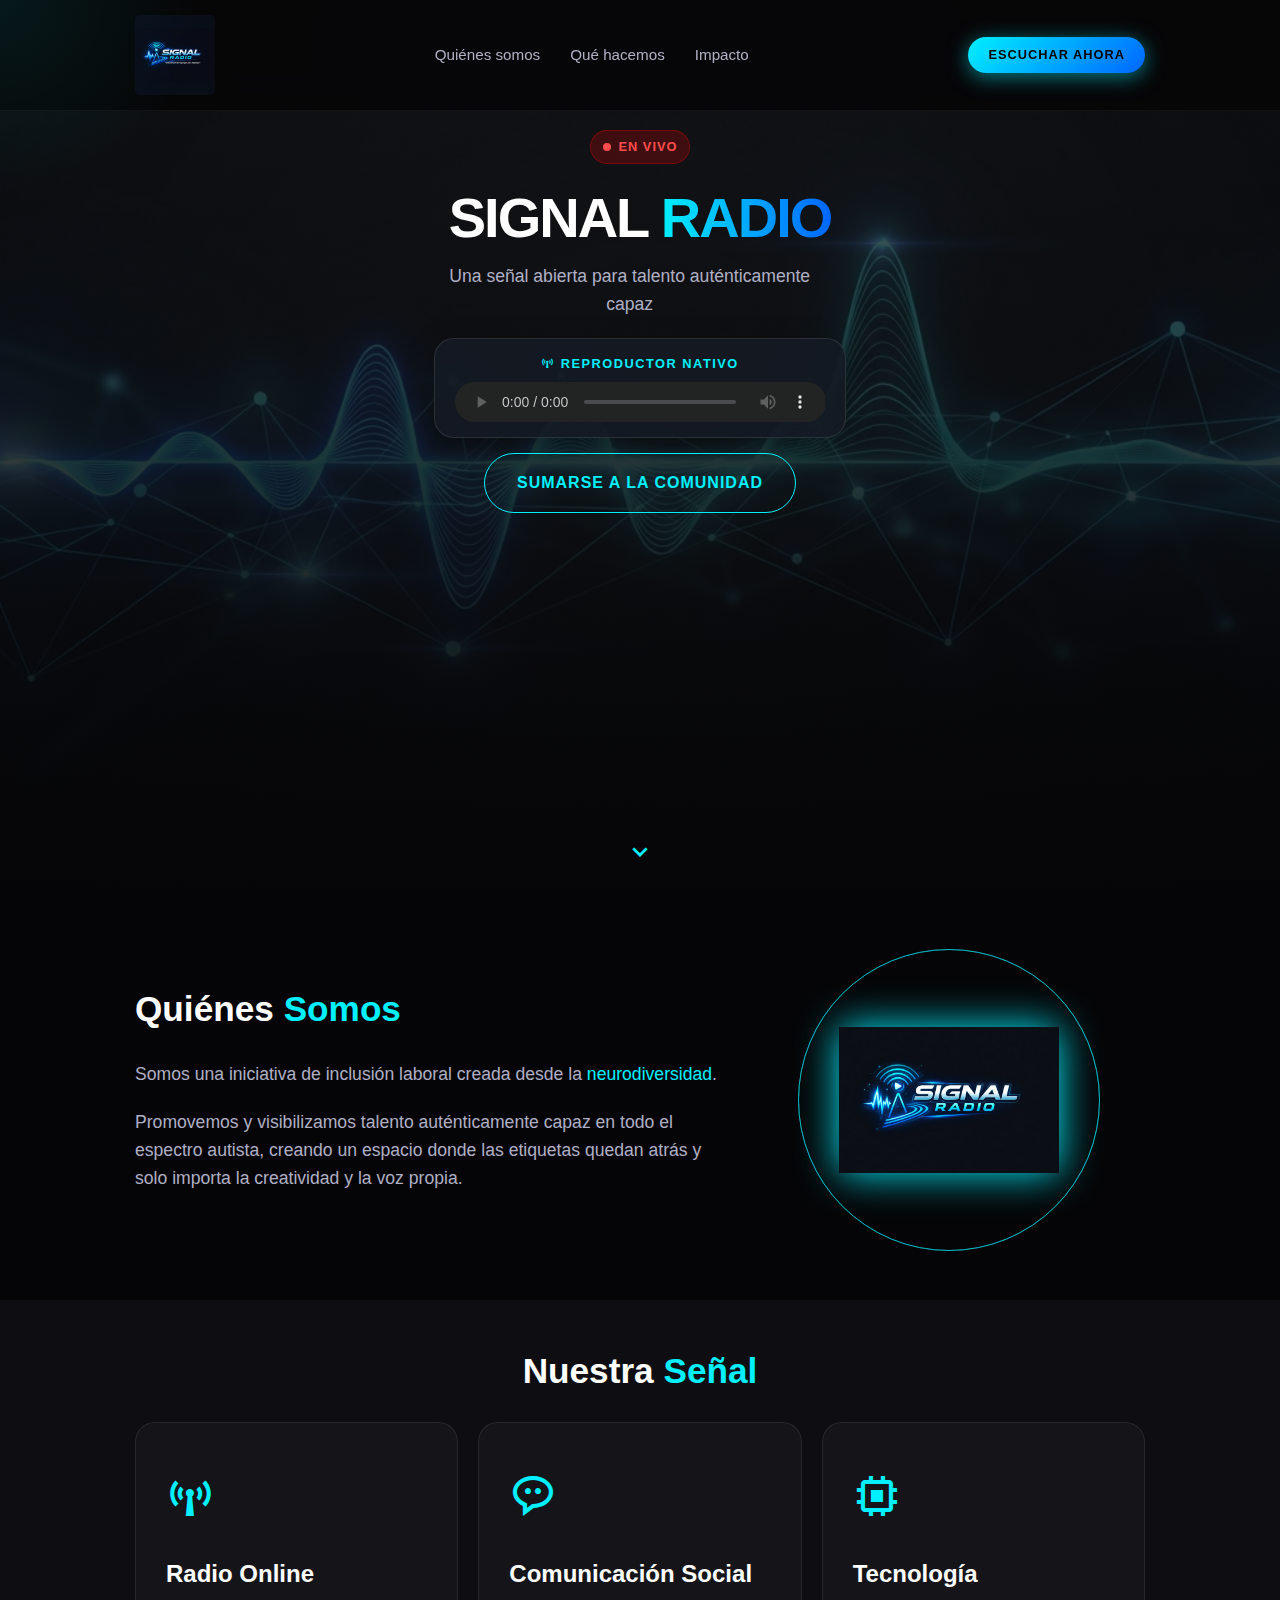
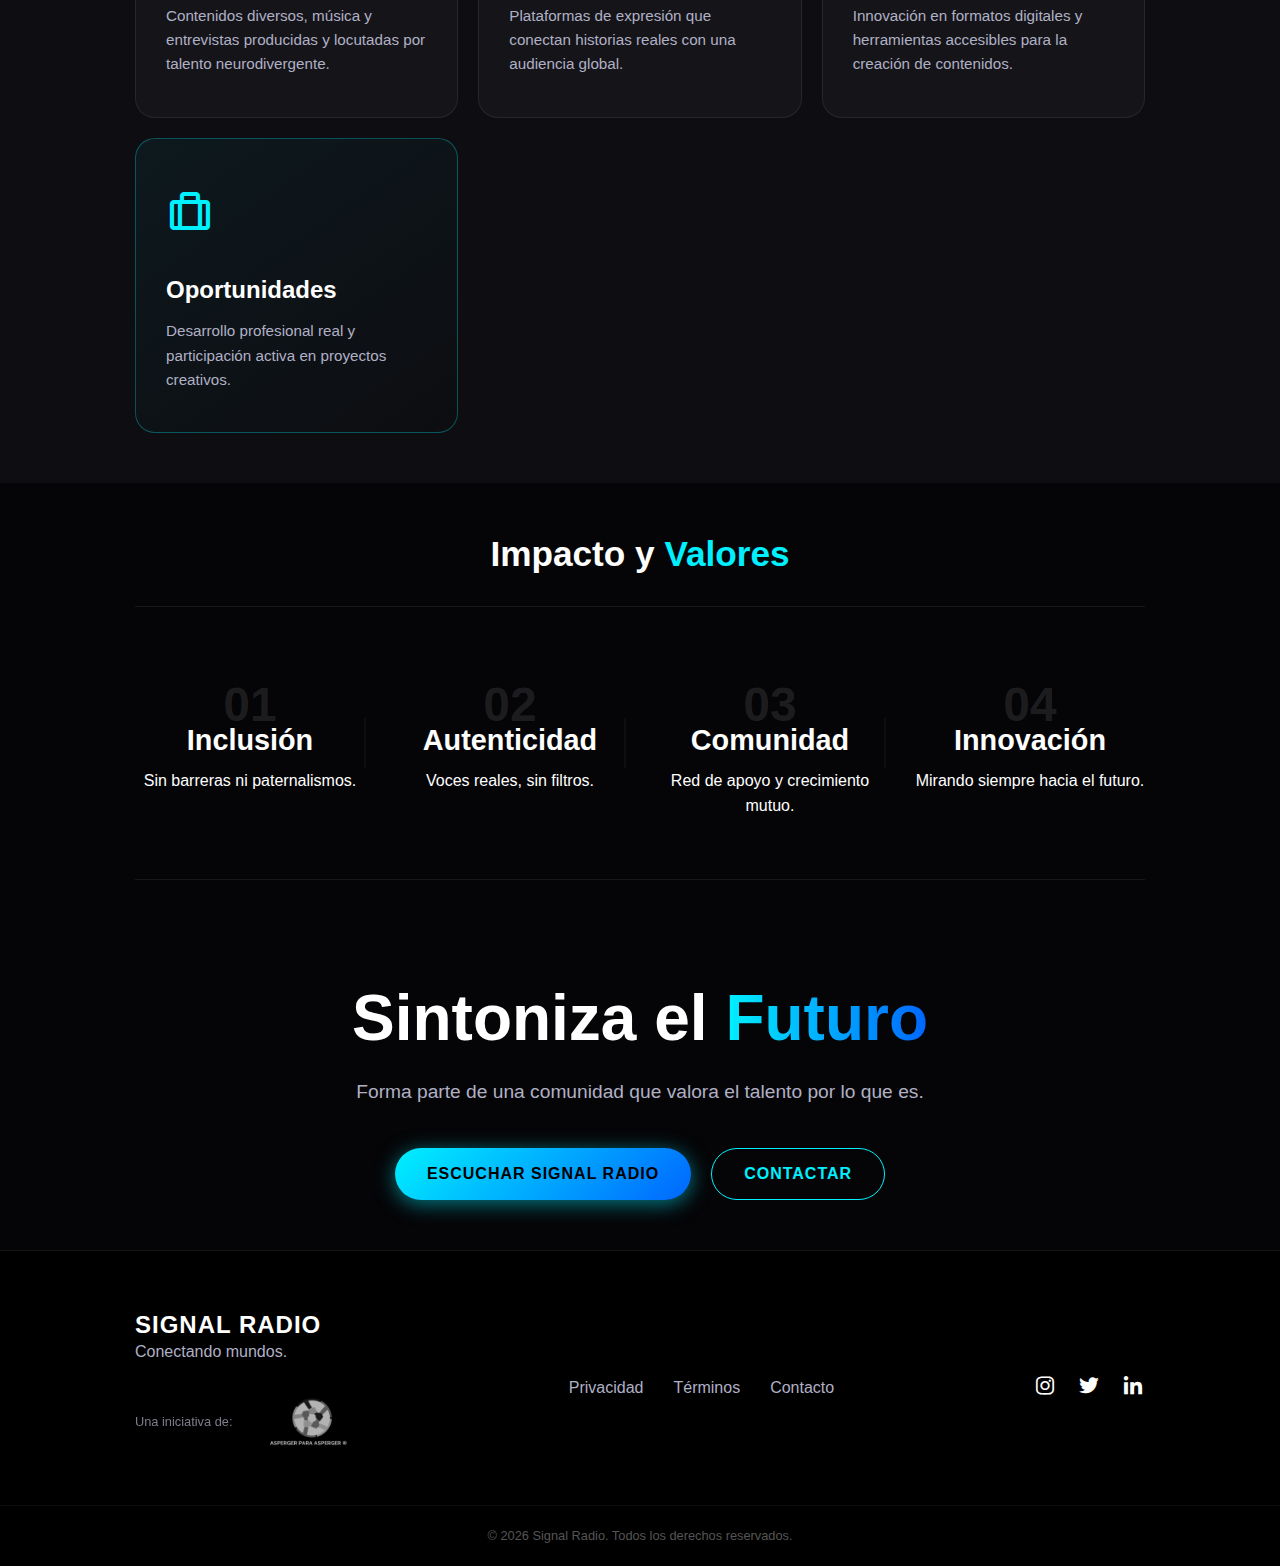
<file: prueba1.html>
<!DOCTYPE html>
<html lang="es">

<head>
    <meta charset="UTF-8">
    <meta name="viewport" content="width=device-width, initial-scale=1.0">
    <meta name="description"
        content="SIGNAL RADIO: Una señal abierta para talento auténticamente capaz. Radio online e inclusión laboral desde la neurodiversidad.">
    <title>SIGNAL RADIO | Prueba Audio Nativo</title>
    <link rel="preconnect" href="https://fonts.googleapis.com">
    <link rel="preconnect" href="https://fonts.gstatic.com" crossorigin>
    <link href="https://fonts.googleapis.com/css2?family=Outfit:wght@300;400;600;700&display=swap" rel="stylesheet">
    <link rel="stylesheet" href="styles.css">
    <link rel="icon" type="image/png" href="icono-signal.png">

    <!-- Boxicons for icons -->
    <link href='https://unpkg.com/boxicons@2.1.4/css/boxicons.min.css' rel='stylesheet'>
    <style>
        .player-container {
            margin: 30px auto;
            max-width: 600px;
            padding: 20px;
            background: rgba(255, 255, 255, 0.05);
            backdrop-filter: blur(10px);
            border: 1px solid rgba(255, 255, 255, 0.1);
            border-radius: 20px;
            box-shadow: 0 10px 30px rgba(0, 0, 0, 0.3);
            display: flex;
            flex-direction: column;
            align-items: center;
            justify-content: center;
            animation: fadeIn 1s ease-out;
        }

        .player-label {
            color: var(--accent-primary);
            font-size: 0.9rem;
            text-transform: uppercase;
            letter-spacing: 1.5px;
            margin-bottom: 15px;
            font-weight: 600;
        }

        audio {
            width: 100%;
            height: 40px;
            outline: none;
            filter: invert(0.9) hue-rotate(180deg);
            /* Simple dark mode tweak for standard audio player */
        }

        @keyframes fadeIn {
            from {
                opacity: 0;
                transform: translateY(10px);
            }

            to {
                opacity: 1;
                transform: translateY(0);
            }
        }
    </style>
</head>

<body>
    <div class="cursor-glow"></div>

    <header id="main-header">
        <div class="container header-container">
            <div class="logo">
                <img src="logo2.jpg" alt="Signal Radio Logo" class="logo-img">
            </div>
            <nav class="main-nav">
                <ul>
                    <li><a href="#about">Quiénes somos</a></li>
                    <li><a href="#services">Qué hacemos</a></li>
                    <li><a href="#values">Impacto</a></li>
                </ul>
            </nav>
            <div class="header-cta">
                <a href="#listen" class="btn btn-primary btn-sm">Escuchar ahora</a>
            </div>
            <button class="mobile-menu-btn" aria-label="Abrir menú">
                <i class='bx bx-menu'></i>
            </button>
        </div>
    </header>

    <main>
        <!-- Hero Section -->
        <section id="hero" class="hero-section">
            <div class="hero-bg">
                <img src="hero-bg.png" alt="Ondas digitales fondo">
                <div class="overlay"></div>
            </div>
            <div class="container hero-content">
                <div class="signal-indicator">
                    <span class="dot"></span> EN VIVO
                </div>
                <h1 class="main-title">SIGNAL <span class="text-gradient">RADIO</span></h1>
                <p class="subtitle">Una señal abierta para talento auténticamente capaz</p>

                <!-- Opcion 1: Audio Tag -->
                <div class="player-container">
                    <div class="player-label"><i class='bx bx-broadcast'></i> Reproductor Nativo</div>
                    <audio controls autoplay>
                        <source src="https://signalradio.aspergerparaasperger.org/listen/signal_radio/radio.mp3"
                            type="audio/mpeg">
                        Tu navegador no soporta el elemento de audio.
                    </audio>
                </div>

                <div class="hero-actions">
                    <!-- Removed Play Button since player is active -->
                    <a href="#community" class="btn btn-outline btn-lg">Sumarse a la comunidad</a>
                </div>
            </div>
            <div class="scroll-down">
                <i class='bx bx-chevron-down'></i>
            </div>
        </section>

        <!-- Quiénes somos -->
        <section id="about" class="section">
            <div class="container about-container">
                <div class="about-text">
                    <h2 class="section-title">Quiénes <span class="text-highlight">Somos</span></h2>
                    <p class="lead-text">
                        Somos una iniciativa de inclusión laboral creada desde la <strong
                            class="text-cyan">neurodiversidad</strong>.
                    </p>
                    <p>
                        Promovemos y visibilizamos talento auténticamente capaz en todo el espectro autista, creando un
                        espacio donde las etiquetas quedan atrás y solo importa la creatividad y la voz propia.
                    </p>
                </div>
                <div class="about-visual">
                    <div class="pulse-circle">
                        <img src="icono-signal.png" alt="Signal Icon" class="floating-icon">
                    </div>
                </div>
            </div>
        </section>

        <!-- Qué hacemos -->
        <section id="services" class="section bg-darker">
            <div class="container">
                <h2 class="section-title text-center">Nuestra <span class="text-highlight">Señal</span></h2>
                <div class="grid-cards">
                    <div class="card">
                        <div class="card-icon"><i class='bx bx-broadcast'></i></div>
                        <h3>Radio Online</h3>
                        <p>Contenidos diversos, música y entrevistas producidas y locutadas por talento neurodivergente.
                        </p>
                    </div>
                    <div class="card">
                        <div class="card-icon"><i class='bx bx-message-rounded-dots'></i></div>
                        <h3>Comunicación Social</h3>
                        <p>Plataformas de expresión que conectan historias reales con una audiencia global.</p>
                    </div>
                    <div class="card">
                        <div class="card-icon"><i class='bx bx-chip'></i></div>
                        <h3>Tecnología</h3>
                        <p>Innovación en formatos digitales y herramientas accesibles para la creación de contenidos.
                        </p>
                    </div>
                    <div class="card highlight-card">
                        <div class="card-icon"><i class='bx bx-briefcase-alt'></i></div>
                        <h3>Oportunidades</h3>
                        <p>Desarrollo profesional real y participación activa en proyectos creativos.</p>
                    </div>
                </div>
            </div>
        </section>

        <!-- Impacto / Valores -->
        <section id="values" class="section">
            <div class="container">
                <h2 class="section-title text-center">Impacto y <span class="text-highlight">Valores</span></h2>
                <div class="values-grid">
                    <div class="value-item">
                        <span class="value-number">01</span>
                        <h3>Inclusión</h3>
                        <p>Sin barreras ni paternalismos.</p>
                    </div>
                    <div class="value-item">
                        <span class="value-number">02</span>
                        <h3>Autenticidad</h3>
                        <p>Voces reales, sin filtros.</p>
                    </div>
                    <div class="value-item">
                        <span class="value-number">03</span>
                        <h3>Comunidad</h3>
                        <p>Red de apoyo y crecimiento mutuo.</p>
                    </div>
                    <div class="value-item">
                        <span class="value-number">04</span>
                        <h3>Innovación</h3>
                        <p>Mirando siempre hacia el futuro.</p>
                    </div>
                </div>
            </div>
        </section>

        <!-- Call to Action -->
        <section id="community" class="section cta-section">
            <div class="background-waves"></div>
            <div class="container text-center">
                <h2>Sintoniza el <span class="text-gradient">Futuro</span></h2>
                <p>Forma parte de una comunidad que valora el talento por lo que es.</p>
                <div class="cta-buttons">
                    <button class="btn btn-primary btn-lg">Escuchar SIGNAL RADIO</button>
                    <button class="btn btn-outline btn-lg">Contactar</button>
                </div>
            </div>
        </section>
    </main>

    <footer class="main-footer">
        <div class="container footer-content">
            <div class="footer-brand">
                <h3>SIGNAL RADIO</h3>
                <p>Conectando mundos.</p>
                <div class="initiative-ref">
                    <span class="initiative-text">Una iniciativa de:</span>
                    <img src="logo.png" alt="Asperger para Asperger" class="initiative-logo">
                </div>
            </div>
            <div class="footer-links">
                <a href="#">Privacidad</a>
                <a href="#">Términos</a>
                <a href="#">Contacto</a>
            </div>
            <div class="footer-social">
                <a href="https://instagram.com/aspergerparaasperger" target="_blank" aria-label="Instagram"><i
                        class='bx bxl-instagram'></i></a>
                <a href="https://x.com/paraasperger" target="_blank" aria-label="X (Twitter)"><i
                        class='bx bxl-twitter'></i></a>
                <a href="https://www.linkedin.com/company/asperger-para-asperger" target="_blank"
                    aria-label="LinkedIn"><i class='bx bxl-linkedin'></i></a>
            </div>
        </div>
        <div class="footer-bottom">
            <p>&copy; 2026 Signal Radio. Todos los derechos reservados.</p>
        </div>
    </footer>

    <script>
        // Simple Interaction Script
        document.addEventListener('DOMContentLoaded', () => {
            // Mobile Menu Toggle
            const menuBtn = document.querySelector('.mobile-menu-btn');
            const nav = document.querySelector('.main-nav');

            menuBtn.addEventListener('click', () => {
                nav.classList.toggle('active');
            });

            // Smooth Scroll for Anchors
            document.querySelectorAll('a[href^="#"]').forEach(anchor => {
                anchor.addEventListener('click', function (e) {
                    e.preventDefault();
                    document.querySelector(this.getAttribute('href')).scrollIntoView({
                        behavior: 'smooth'
                    });
                    // Close mobile menu if open
                    if (nav.classList.contains('active')) {
                        nav.classList.remove('active');
                    }
                });
            });

            // Cursor glow effect follow
            const glow = document.querySelector('.cursor-glow');
            document.addEventListener('mousemove', (e) => {
                glow.style.left = e.clientX + 'px';
                glow.style.top = e.clientY + 'px';
            });
        });
    </script>
</body>

</html>
</file>
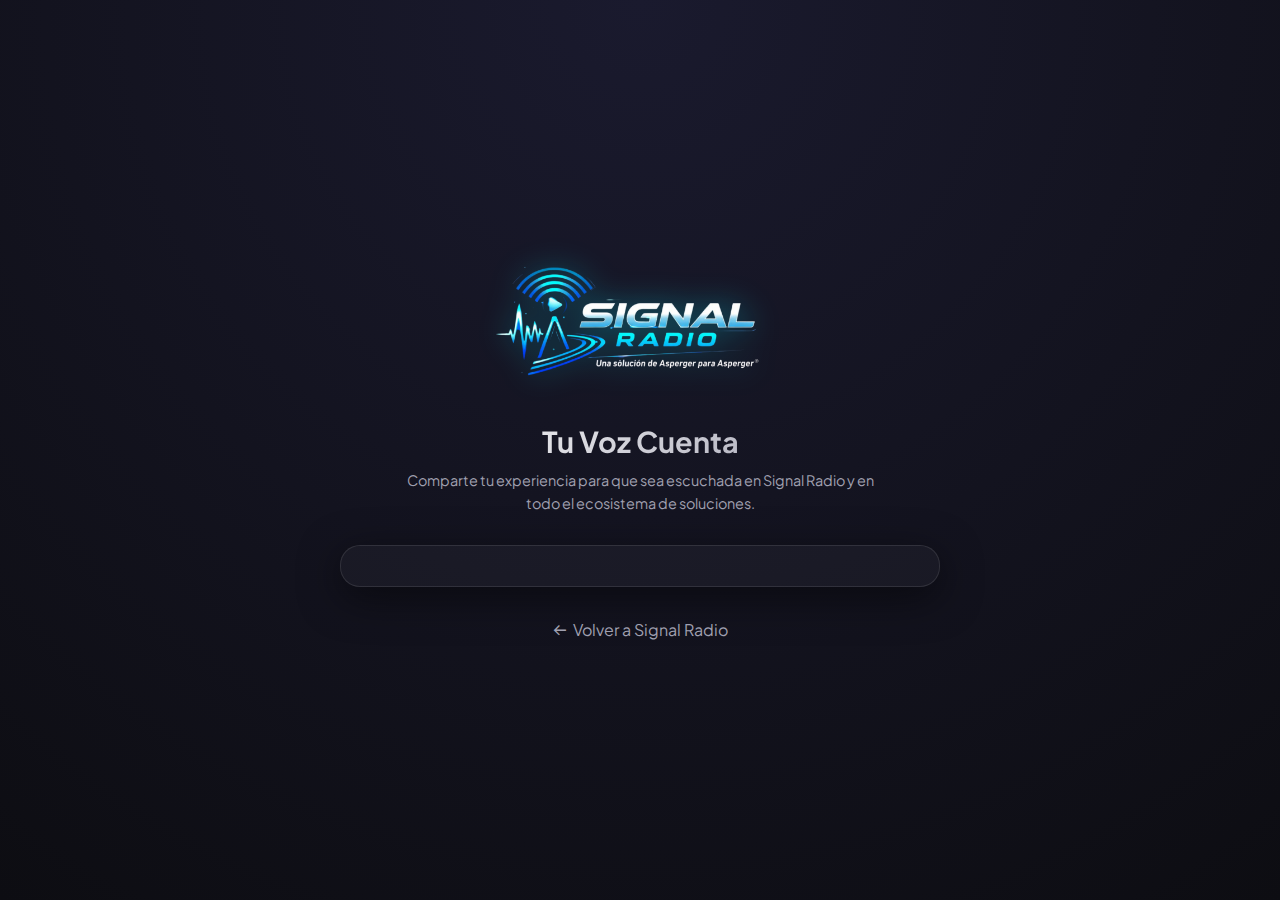
<file: voz-de-la-comunidad.html>
<!DOCTYPE html>
<html lang="es">

<head>
    <!-- Google tag (gtag.js) -->
    <script async src="https://www.googletagmanager.com/gtag/js?id=G-HJBBLT3CT5"></script>
    <script>
        window.dataLayer = window.dataLayer || [];
        function gtag() { dataLayer.push(arguments); }
        gtag('js', new Date());

        gtag('config', 'G-HJBBLT3CT5');
    </script>
    <meta charset="UTF-8">
    <meta name="viewport" content="width=device-width, initial-scale=1.0">
    <title>Deja tu Mensaje - Signal Radio</title>

    <!-- Open Graph / Facebook -->
    <meta property="og:type" content="website">
    <meta property="og:url" content="https://signalradio.club/voz-de-la-comunidad.html">
    <meta property="og:title" content="Deja tu Mensaje - Signal Radio">
    <meta property="og:description"
        content="Comparte tu experiencia para que sea escuchada en Signal Radio y en todo el ecosistema de soluciones. Tu voz cuenta.">
    <meta property="og:image" content="https://signalradio.club/portada-signal-radio-asperger-para-asperger.jpg">

    <!-- Twitter -->
    <meta property="twitter:card" content="summary_large_image">
    <meta property="twitter:url" content="https://signalradio.club/voz-de-la-comunidad.html">
    <meta property="twitter:title" content="Deja tu Mensaje - Signal Radio">
    <meta property="twitter:description"
        content="Comparte tu experiencia para que sea escuchada en Signal Radio y en todo el ecosistema de soluciones. Tu voz cuenta.">
    <meta property="twitter:image" content="https://signalradio.club/portada-signal-radio-asperger-para-asperger.jpg">
    <link rel="preconnect" href="https://fonts.googleapis.com">
    <link rel="preconnect" href="https://fonts.gstatic.com" crossorigin>
    <link href="https://fonts.googleapis.com/css2?family=Plus+Jakarta+Sans:wght@300;400;500;600;700;800&display=swap"
        rel="stylesheet">
    <link rel="stylesheet" href="styles.css?v=3">
    <link rel="icon" type="image/png" href="icono-signal.png">
    <link href='https://unpkg.com/boxicons@2.1.4/css/boxicons.min.css' rel='stylesheet'>

    <style>
        body {
            background-color: #0d0d12;
            color: #fff;
            font-family: 'Plus Jakarta Sans', sans-serif;
            margin: 0;
            padding: 0;
            display: flex;
            flex-direction: column;
            min-height: 100vh;
        }

        .page-container {
            flex: 1;
            display: flex;
            flex-direction: column;
            align-items: center;
            justify-content: center;
            padding: 20px;
            background: radial-gradient(circle at 50% 0%, #1a1a2e 0%, #0d0d12 100%);
        }

        .header-logo {
            text-align: center;
            margin-bottom: 30px;
        }

        .header-logo img {
            height: 140px;
            margin-bottom: 20px;
            filter: drop-shadow(0 0 15px rgba(0, 240, 255, 0.4));
        }

        .header-logo h1 {
            font-size: 1.8rem;
            margin: 0;
            background: linear-gradient(135deg, #fff 0%, #a0a0b0 100%);
            -webkit-background-clip: text;
            -webkit-text-fill-color: transparent;
        }

        .embed-container {
            width: 100%;
            max-width: 600px;
            background: rgba(255, 255, 255, 0.03);
            border: 1px solid rgba(255, 255, 255, 0.1);
            border-radius: 20px;
            padding: 20px;
            box-shadow: 0 10px 40px rgba(0, 0, 0, 0.5);
            margin-bottom: 30px;
        }

        .back-link {
            color: #a0a0b0;
            text-decoration: none;
            display: inline-flex;
            align-items: center;
            gap: 5px;
            transition: color 0.3s;
        }

        .back-link:hover {
            color: #fff;
        }
    </style>
</head>

<body>

    <div class="page-container">
        <div class="header-logo">
            <img src="logo-4.png" alt="Signal Radio">
            <h1>Tu Voz Cuenta</h1>
            <p style="color: #a0a0b0; margin-top: 10px; max-width: 500px; font-size: 0.9rem;">
                Comparte tu experiencia para que sea escuchada en Signal Radio y en todo el ecosistema de soluciones.
            </p>
        </div>

        <div class="embed-container">
            <!-- Feedspace Embed Code -->
            <div class="feedspace-embed" data-id="48bd7790-aee1-4581-8a5d-4c6ef1ce0ef2"></div>
            <script src="https://js.feedspace.io/v1/embed/embed.min.js" type="text/javascript"></script>
        </div>

        <a href="index.html" class="back-link">
            <i class='bx bx-arrow-back'></i> Volver a Signal Radio
        </a>
    </div>

</body>

</html>
</file>
<file: styles.css>
:root {
    --bg-color: #050507;
    --bg-secondary: #0e0e12;
    --text-main: #ffffff;
    --text-muted: #b0b0c5;
    /* Improved contrast from #a0a0b0 */
    --accent-primary: #00f0ff;
    --accent-secondary: #0066ff;
    --accent-glow: rgba(0, 240, 255, 0.5);
    --card-bg: rgba(255, 255, 255, 0.03);
    --card-border: rgba(255, 255, 255, 0.08);
    --font-main: 'Plus Jakarta Sans', sans-serif;
    --transition-speed: 0.3s;
    --clock-bg: rgba(255, 255, 255, 0.05);
}

/* Helper for accessibility/hiding elements safely */
.visually-hidden {
    position: absolute;
    width: 1px;
    height: 1px;
    padding: 0;
    margin: -1px;
    overflow: hidden;
    clip: rect(0, 0, 0, 0);
    white-space: nowrap;
    border: 0;
}

* {
    margin: 0;
    padding: 0;
    box-sizing: border-box;
}

body {
    background-color: var(--bg-color);
    color: var(--text-main);
    font-family: var(--font-main);
    line-height: 1.6;
    overflow-x: hidden;
    position: relative;
}

/* Custom Scrollbar */
::-webkit-scrollbar {
    width: 8px;
}

::-webkit-scrollbar-track {
    background: var(--bg-color);
}

::-webkit-scrollbar-thumb {
    background: #333;
    border-radius: 4px;
}

::-webkit-scrollbar-thumb:hover {
    background: var(--accent-secondary);
}

/* Typography & Utilities */
h1,
h2,
h3,
h4 {
    font-weight: 700;
    line-height: 1.2;
}

a {
    text-decoration: none;
    color: inherit;
    transition: var(--transition-speed);
}

ul {
    list-style: none;
}

.container {
    max-width: 1200px;
    margin: 0 auto;
    padding: 0 20px;
}

.text-gradient {
    background: linear-gradient(90deg, var(--accent-primary), var(--accent-secondary));
    -webkit-background-clip: text;
    background-clip: text;
    color: transparent;
}

.text-highlight {
    color: var(--accent-primary);
}

.text-cyan {
    color: var(--accent-primary);
}

.text-center {
    text-align: center;
}

/* Cursor Glow */
.cursor-glow {
    position: fixed;
    width: 400px;
    height: 400px;
    background: radial-gradient(circle, rgba(0, 240, 255, 0.08) 0%, rgba(0, 0, 0, 0) 70%);
    border-radius: 50%;
    pointer-events: none;
    transform: translate(-50%, -50%);
    z-index: 9999;
    mix-blend-mode: screen;
}

/* Buttons */
.btn {
    display: inline-flex;
    align-items: center;
    justify-content: center;
    padding: 12px 24px;
    border-radius: 50px;
    font-weight: 600;
    cursor: pointer;
    transition: all var(--transition-speed) ease;
    border: none;
    text-transform: uppercase;
    font-size: 0.9rem;
    letter-spacing: 1px;
    gap: 10px;
}

.btn-sm {
    padding: 8px 20px;
    font-size: 0.8rem;
}

.btn-lg {
    padding: 16px 32px;
    font-size: 1rem;
}

.btn-primary {
    background: linear-gradient(135deg, var(--accent-primary), var(--accent-secondary));
    color: #000;
    box-shadow: 0 4px 20px var(--accent-glow);
}

.btn-primary:hover {
    transform: translateY(-2px);
    box-shadow: 0 8px 30px var(--accent-glow);
}

.btn-outline {
    background: transparent;
    border: 1px solid var(--accent-primary);
    color: var(--accent-primary);
}

.btn-outline:hover {
    background: rgba(0, 240, 255, 0.1);
    color: #fff;
    border-color: #fff;
}

/* Header */
#main-header {
    position: fixed;
    top: 0;
    left: 0;
    width: 100%;
    z-index: 1000;
    background: rgba(5, 5, 7, 0.9);
    backdrop-filter: blur(15px);
    border-bottom: 1px solid rgba(255, 255, 255, 0.05);
    padding: 0;
    display: flex;
    flex-direction: column;
}

.notification-banner {
    width: 100%;
    /* Subtle glowing red transition, utilizing brand's alert color scheme and main dark grey */
    background: linear-gradient(270deg, #111116, #1f0b11, #3a0d16, #111116);
    background-size: 300% 300%;
    animation: bannerGradient 8s ease infinite;
    color: #ffffff;
    font-size: 0.85rem;
    padding: 8px 10px;
    text-align: center;
    border-bottom: 2px solid #ff4757;
    position: relative;
    z-index: 1001;
    box-shadow: 0 4px 15px rgba(255, 71, 87, 0.4);
}

@keyframes bannerGradient {
    0% {
        background-position: 0% 50%;
    }

    50% {
        background-position: 100% 50%;
    }

    100% {
        background-position: 0% 50%;
    }
}

.banner-content {
    display: flex;
    justify-content: center;
    align-items: center;
    gap: 10px;
    flex-wrap: wrap;
    max-width: 1200px;
    margin: 0 auto;
}

.banner-tag {
    background-color: var(--accent-primary);
    color: #000;
    padding: 2px 8px;
    border-radius: 4px;
    font-weight: 700;
    font-size: 0.75rem;
    text-transform: uppercase;
    animation: pulse 2s infinite;
}

.banner-link {
    color: #fff;
    text-decoration: none;
    font-weight: 500;
}

.banner-link:hover {
    text-decoration: underline;
}

.header-container {
    padding: 15px 20px;
    width: 100%;
    margin: 0 auto;
    display: flex;
    justify-content: space-between;
    align-items: center;
    max-width: 1200px;
}

.logo {
    display: flex;
    align-items: center;
    gap: 10px;
    font-weight: 700;
    font-size: 1.2rem;
    letter-spacing: 1px;
}

.logo-img {
    height: 110px;
    width: auto;
    border-radius: 5px;
    /* Slight roundness if needed */
}

.main-nav ul {
    display: flex;
    gap: 30px;
}

.main-nav a {
    font-size: 0.95rem;
    color: var(--text-muted);
    font-weight: 500;
    position: relative;
}

.main-nav a:hover,
.main-nav a.active {
    color: var(--text-main);
}

.main-nav a::after {
    content: '';
    position: absolute;
    bottom: -5px;
    left: 0;
    width: 0;
    height: 2px;
    background: var(--accent-primary);
    transition: width var(--transition-speed);
}

.main-nav a:hover::after {
    width: 100%;
}

.mobile-menu-btn {
    display: none;
    background: none;
    border: none;
    color: #fff;
    font-size: 2rem;
    cursor: pointer;
}

/* Hero Section */
.hero-section {
    position: relative;
    min-height: 100vh;
    height: auto;
    display: flex;
    align-items: flex-start;
    justify-content: center;
    overflow: hidden;
    padding-top: 140px;
    /* Offset for fixed header */
}

.hero-bg {
    position: absolute;
    top: 0;
    left: 0;
    width: 100%;
    height: 100%;
    z-index: -1;
}

.hero-bg img {
    width: 100%;
    height: 100%;
    object-fit: cover;
    opacity: 0.6;
}

.hero-bg .overlay {
    position: absolute;
    top: 0;
    left: 0;
    width: 100%;
    height: 100%;
    background: linear-gradient(to bottom, rgba(5, 5, 7, 0.3) 0%, rgba(5, 5, 7, 1) 100%);
}

.hero-content {
    text-align: center;
    z-index: 1;
    max-width: 800px;
}

.signal-indicator {
    display: inline-flex;
    align-items: center;
    gap: 8px;
    background: rgba(255, 0, 0, 0.2);
    color: #ff4d4d;
    padding: 6px 12px;
    border-radius: 20px;
    font-size: 0.8rem;
    font-weight: 700;
    letter-spacing: 1px;
    margin-bottom: 20px;
    border: 1px solid rgba(255, 0, 0, 0.3);
}

.signal-indicator .dot {
    width: 8px;
    height: 8px;
    background-color: #ff4d4d;
    border-radius: 50%;
    animation: blink 1.5s infinite;
}

.pulse-dot {
    display: inline-block;
    width: 8px;
    height: 8px;
    border-radius: 50%;
    background-color: #ff4757;
    /* Default Red (Off Air) */
    box-shadow: 0 0 5px currentColor;
    margin-right: 5px;
    transition: background-color 0.3s;
}

@keyframes blink {
    0% {
        opacity: 1;
        box-shadow: 0 0 10px #ff4d4d;
    }

    50% {
        opacity: 0.4;
    }

    100% {
        opacity: 1;
        box-shadow: 0 0 10px #ff4d4d;
    }
}

.main-title {
    font-size: 5rem;
    margin-bottom: 10px;
    letter-spacing: -2px;
}

.subtitle {
    font-size: 1.5rem;
    color: var(--text-muted);
    margin-bottom: 40px;
    font-weight: 300;
}

.hero-actions {
    display: flex;
    justify-content: center;
    gap: 20px;
}

.scroll-down {
    position: absolute;
    bottom: 20px;
    left: 50%;
    transform: translateX(-50%);
    font-size: 2rem;
    color: var(--accent-primary);
    animation: bounce 2s infinite;
    z-index: 10;
}

@keyframes bounce {

    0%,
    20%,
    50%,
    80%,
    100% {
        transform: translateX(-50%) translateY(0);
    }

    40% {
        transform: translateX(-50%) translateY(-10px);
    }

    60% {
        transform: translateX(-50%) translateY(-5px);
    }
}

/* Sections General */
.section {
    padding: 100px 0;
}

.bg-darker {
    background-color: var(--bg-secondary);
}

.section-title {
    font-size: 3rem;
    margin-bottom: 60px;
}

/* About Section */
.about-container {
    display: grid;
    grid-template-columns: 1.2fr 0.8fr;
    gap: 50px;
    align-items: center;
}

.lead-text {
    font-size: 1.5rem;
    font-weight: 300;
    margin-bottom: 20px;
    color: #fff;
}

.about-text p {
    color: var(--text-muted);
    font-size: 1.1rem;
    margin-bottom: 20px;
}

.about-visual {
    display: flex;
    justify-content: center;
    align-items: center;
}

.pulse-circle {
    position: relative;
    width: 300px;
    height: 300px;
    display: flex;
    justify-content: center;
    align-items: center;
}

.pulse-circle::before,
.pulse-circle::after {
    content: '';
    position: absolute;
    width: 100%;
    height: 100%;
    border-radius: 50%;
    border: 1px solid var(--accent-primary);
    opacity: 0.5;
    animation: ripple 3s infinite linear;
}

.pulse-circle::after {
    animation-delay: 1.5s;
}

@keyframes ripple {
    0% {
        transform: scale(0.8);
        opacity: 0.8;
    }

    100% {
        transform: scale(1.5);
        opacity: 0;
    }
}

.floating-icon {
    width: 220px;
    height: auto;
    z-index: 2;
    filter: drop-shadow(0 0 20px var(--accent-primary));
}

/* Services Grid */
.grid-cards {
    display: grid;
    grid-template-columns: repeat(auto-fit, minmax(250px, 1fr));
    gap: 30px;
}

.card {
    background: var(--card-bg);
    border: 1px solid var(--card-border);
    padding: 40px 30px;
    border-radius: 20px;
    transition: var(--transition-speed);
    position: relative;
    overflow: hidden;
}

.card:hover {
    transform: translateY(-10px);
    border-color: var(--accent-primary);
    background: rgba(255, 255, 255, 0.05);
    box-shadow: 0 10px 40px rgba(0, 0, 0, 0.5);
}

.card-icon {
    font-size: 3rem;
    color: var(--accent-primary);
    margin-bottom: 20px;
}

.card h3 {
    font-size: 1.5rem;
    margin-bottom: 15px;
}

.card p {
    color: var(--text-muted);
    font-size: 0.95rem;
}

.highlight-card {
    border-color: rgba(0, 240, 255, 0.3);
    background: linear-gradient(145deg, rgba(0, 240, 255, 0.05) 0%, rgba(0, 0, 0, 0) 100%);
}

/* Impact & Values */
.values-grid {
    display: flex;
    justify-content: space-between;
    flex-wrap: wrap;
    gap: 30px;
    border-top: 1px solid var(--card-border);
    border-bottom: 1px solid var(--card-border);
    padding: 60px 0;
}

.value-item {
    flex: 1;
    min-width: 200px;
    text-align: center;
    position: relative;
}

.value-item:not(:last-child)::after {
    content: '';
    position: absolute;
    right: 0;
    top: 50%;
    transform: translateY(-50%) translateX(50%);
    /* Adjust for gap */
    height: 50px;
    width: 1px;
    background: var(--card-border);
}

.value-number {
    display: block;
    font-size: 3rem;
    font-weight: 700;
    color: rgba(255, 255, 255, 0.1);
    margin-bottom: -20px;
}

.value-item h3 {
    font-size: 1.8rem;
    margin-bottom: 10px;
    color: #fff;
}

/* CTA Section */
.cta-section {
    position: relative;
    overflow: hidden;
    padding: 150px 0;
}

.cta-section h2 {
    font-size: 4rem;
    margin-bottom: 20px;
}

.cta-section p {
    font-size: 1.2rem;
    color: var(--text-muted);
    margin-bottom: 40px;
}

.cta-buttons {
    display: flex;
    justify-content: center;
    gap: 20px;
}

/* Footer */
.main-footer {
    background: #000;
    padding: 60px 0 20px;
    border-top: 1px solid var(--card-border);
}

.footer-content {
    display: flex;
    justify-content: space-between;
    align-items: center;
    flex-wrap: wrap;
    padding-bottom: 40px;
}

.footer-brand h3 {
    font-size: 1.5rem;
    letter-spacing: 1px;
    color: #fff;
}

.footer-brand p {
    color: var(--text-muted);
}

.initiative-ref {
    display: flex;
    align-items: center;
    gap: 10px;
    margin-top: 15px;
    opacity: 0.7;
    transition: opacity var(--transition-speed);
}

.initiative-ref:hover {
    opacity: 1;
}

.initiative-text {
    font-size: 0.8rem;
    color: var(--text-muted);
}

.initiative-logo {
    height: 85px;
    width: auto;
    filter: grayscale(100%);
    transition: filter var(--transition-speed);
}

.initiative-ref:hover .initiative-logo {
    filter: grayscale(0%);
}

.footer-links {
    display: flex;
    gap: 30px;
}

.footer-links a {
    color: var(--text-muted);
}

.footer-links a:hover {
    color: var(--accent-primary);
}

.footer-social {
    display: flex;
    gap: 20px;
}

.footer-social a {
    font-size: 1.5rem;
    color: #fff;
    transition: transform var(--transition-speed);
}

.footer-social a:hover {
    color: var(--accent-primary);
    transform: translateY(-3px);
}

.footer-bottom {
    text-align: center;
    padding-top: 20px;
    border-top: 1px solid rgba(255, 255, 255, 0.05);
    color: #555;
    font-size: 0.8rem;
}

/* Responsive */
@media (max-width: 900px) {
    .main-title {
        font-size: 3.5rem;
    }

    .about-container {
        grid-template-columns: 1fr;
        text-align: center;
    }

    .values-grid {
        flex-direction: column;
        border: none;
        padding: 0;
        gap: 0;
    }

    .value-item {
        border-bottom: 1px solid var(--card-border);
        padding: 40px 0;
    }

    .value-item:not(:last-child)::after {
        display: none;
    }
}

@media (max-width: 768px) {
    .main-nav {
        display: flex;
        /* Changed from none */
        position: fixed;
        top: 0;
        left: 0;
        width: 100%;
        height: 100vh;
        background: rgba(5, 5, 7, 0.95);
        backdrop-filter: blur(10px);
        -webkit-backdrop-filter: blur(10px);
        flex-direction: column;
        justify-content: center;
        align-items: center;
        z-index: 999;
        opacity: 0;
        visibility: hidden;
        transform: translateY(-20px);
        transition: all 0.4s cubic-bezier(0.19, 1, 0.22, 1);
    }

    .main-nav.active {
        opacity: 1;
        visibility: visible;
        transform: translateY(0);
    }

    .main-nav ul {
        flex-direction: column;
        align-items: center;
        gap: 40px;
    }

    .main-nav a {
        font-size: 1.5rem;
    }

    .mobile-menu-btn {
        display: block;
        z-index: 1001;
    }

    .header-cta {
        display: none;
    }

    .hero-actions {
        flex-direction: column;
    }

    .cta-section h2 {
        font-size: 3rem;
    }

    /* Fix for header overlap */
    .logo-img {
        height: 60px;
    }

    .hero-section {
        padding-top: 240px;
        /* Increased to account for tall banner + header */
    }

    .notification-banner {
        padding: 10px;
    }

    .subtitle {
        font-size: 1rem;
        padding: 0 10px;
    }
}

/* Floating Radio Widget */
.floating-widget {
    position: fixed;
    bottom: 30px;
    right: 30px;
    z-index: 9999;
    font-family: 'Outfit', sans-serif;
}

.widget-content {
    background: rgba(14, 14, 18, 0.95);
    backdrop-filter: blur(20px);
    -webkit-backdrop-filter: blur(20px);
    border: 1px solid rgba(255, 255, 255, 0.1);
    border-radius: 20px;
    width: 350px;
    padding: 20px;
    box-shadow: 0 20px 50px rgba(0, 0, 0, 0.6);
    transform-origin: bottom right;
    transition: all 0.4s cubic-bezier(0.19, 1, 0.22, 1);
    opacity: 0;
    transform: scale(0.8) translateY(20px);
    pointer-events: none;
    position: absolute;
    bottom: 70px;
    right: 0;
}

.floating-widget.expanded .widget-content {
    opacity: 1;
    transform: scale(1) translateY(0);
    pointer-events: all;
}

.widget-toggle-btn {
    width: 60px;
    height: 60px;
    border-radius: 50%;
    background: linear-gradient(135deg, var(--accent-secondary), var(--accent-primary));
    border: none;
    color: #fff;
    font-size: 1.8rem;
    cursor: pointer;
    box-shadow: 0 5px 20px rgba(0, 240, 255, 0.4);
    display: flex;
    align-items: center;
    justify-content: center;
    transition: transform 0.3s ease;
    position: relative;
}

.widget-toggle-btn:hover {
    transform: scale(1.1);
}

.widget-toggle-btn .pulse-ring {
    position: absolute;
    top: 50%;
    left: 50%;
    width: 100%;
    height: 100%;
    border-radius: 50%;
    border: 2px solid var(--accent-primary);
    transform: translate(-50%, -50%);
    animation: widgetPulse 2s infinite;
}

.widget-toggle-btn.playing .bx-radio {
    animation: spin 3s linear infinite;
}

/* Widget Internals */
.w-header {
    display: flex;
    justify-content: space-between;
    align-items: center;
    margin-bottom: 20px;
}

.w-logo {
    display: flex;
    align-items: center;
    gap: 10px;
}

.w-logo img {
    width: 40px;
    border-radius: 8px;
}

.w-live-badge {
    background: rgba(255, 0, 0, 0.15);
    color: #ff4d4d;
    padding: 4px 8px;
    border-radius: 12px;
    font-size: 0.7rem;
    font-weight: 700;
    display: flex;
    align-items: center;
    gap: 5px;
    border: 1px solid rgba(255, 0, 0, 0.2);
}

.w-controls {
    display: flex;
    align-items: center;
    justify-content: space-between;
    background: rgba(255, 255, 255, 0.03);
    padding: 15px;
    border-radius: 15px;
}

.w-info p {
    margin: 0;
}

.w-info .label {
    font-size: 0.75rem;
    color: var(--accent-primary);
    text-transform: uppercase;
}

.w-info .status {
    font-size: 0.9rem;
    font-weight: 600;
    color: #fff;
}

.w-play-btn {
    width: 45px;
    height: 45px;
    border-radius: 50%;
    border: none;
    background: #fff;
    color: #000;
    font-size: 1.5rem;
    cursor: pointer;
    display: flex;
    align-items: center;
    justify-content: center;
    transition: 0.2s;
}

.w-play-btn:hover {
    transform: scale(1.1);
    background: var(--accent-primary);
}

@keyframes widgetPulse {
    0% {
        width: 100%;
        height: 100%;
        opacity: 0.8;
    }

    100% {
        width: 140%;
        height: 140%;
        opacity: 0;
    }
}

@keyframes spin {
    100% {
        transform: rotate(360deg);
    }
}

@media (max-width: 480px) {
    .floating-widget {
        right: 20px;
        bottom: 20px;
    }

    .widget-content {
        background: rgba(14, 14, 18, 0.95);
        backdrop-filter: blur(20px);
        -webkit-backdrop-filter: blur(20px);
        border: 1px solid rgba(255, 255, 255, 0.1);
        border-radius: 20px;
        width: 350px;
        padding: 20px;
        box-shadow: 0 20px 50px rgba(0, 0, 0, 0.6);
        transform-origin: bottom right;
        transition: all 0.4s cubic-bezier(0.19, 1, 0.22, 1);
        opacity: 0;
        transform: scale(0.8) translateY(20px);
        pointer-events: none;
        position: absolute;
        bottom: 70px;
        right: 0;
    }

    .floating-widget.expanded .widget-content {
        opacity: 1;
        transform: scale(1) translateY(0);
        pointer-events: all;
    }

    .widget-toggle-btn {
        width: 60px;
        height: 60px;
        border-radius: 50%;
        background: linear-gradient(135deg, var(--accent-secondary), var(--accent-primary));
        border: none;
        color: #fff;
        font-size: 1.8rem;
        cursor: pointer;
        box-shadow: 0 5px 20px rgba(0, 240, 255, 0.4);
        display: flex;
        align-items: center;
        justify-content: center;
        transition: transform 0.3s ease;
        position: relative;
    }

    .widget-toggle-btn:hover {
        transform: scale(1.1);
    }

    .widget-toggle-btn .pulse-ring {
        position: absolute;
        top: 50%;
        left: 50%;
        width: 100%;
        height: 100%;
        border-radius: 50%;
        border: 2px solid var(--accent-primary);
        transform: translate(-50%, -50%);
        animation: widgetPulse 2s infinite;
    }

    .widget-toggle-btn.playing .bx-radio {
        animation: spin 3s linear infinite;
    }

    /* Widget Internals */
    .w-header {
        display: flex;
        justify-content: space-between;
        align-items: center;
        margin-bottom: 20px;
    }

    .w-logo {
        display: flex;
        align-items: center;
        gap: 10px;
    }

    .w-logo img {
        width: 40px;
        border-radius: 8px;
    }

    .w-live-badge {
        background: rgba(255, 0, 0, 0.15);
        color: #ff4d4d;
        padding: 4px 8px;
        border-radius: 12px;
        font-size: 0.7rem;
        font-weight: 700;
        display: flex;
        align-items: center;
        gap: 5px;
        border: 1px solid rgba(255, 0, 0, 0.2);
    }

    .w-controls {
        display: flex;
        align-items: center;
        justify-content: space-between;
        background: rgba(255, 255, 255, 0.03);
        padding: 15px;
        border-radius: 15px;
    }

    .w-info p {
        margin: 0;
    }

    .w-info .label {
        font-size: 0.75rem;
        color: var(--accent-primary);
        text-transform: uppercase;
    }

    .w-info .status {
        font-size: 0.9rem;
        font-weight: 600;
        color: #fff;
    }

    .w-play-btn {
        width: 45px;
        height: 45px;
        border-radius: 50%;
        border: none;
        background: #fff;
        color: #000;
        font-size: 1.5rem;
        cursor: pointer;
        display: flex;
        align-items: center;
        justify-content: center;
        transition: 0.2s;
    }

    .w-play-btn:hover {
        transform: scale(1.1);
        background: var(--accent-primary);
    }

    @keyframes widgetPulse {
        0% {
            width: 100%;
            height: 100%;
            opacity: 0.8;
        }

        100% {
            width: 140%;
            height: 140%;
            opacity: 0;
        }
    }

    @keyframes spin {
        100% {
            transform: rotate(360deg);
        }
    }
}

@media (max-width: 480px) {
    .floating-widget {
        right: 20px;
        bottom: 20px;
    }

    .widget-content {
        width: 300px;
    }
}

/* Schedule Section */
.schedule-card {
    background: linear-gradient(145deg, rgba(255, 255, 255, 0.05) 0%, rgba(0, 0, 0, 0.2) 100%);
    border: 1px solid var(--accent-primary);
    border-radius: 20px;
    padding: 40px;
    max-width: 800px;
    margin: 0 auto;
    position: relative;
    box-shadow: 0 0 30px rgba(0, 240, 255, 0.1);
    backdrop-filter: blur(10px);
}

.schedule-badge {
    position: absolute;
    top: -15px;
    left: 50%;
    transform: translateX(-50%);
    background: var(--accent-primary);
    color: #000;
    font-weight: 800;
    padding: 5px 20px;
    border-radius: 50px;
    box-shadow: 0 5px 15px rgba(0, 240, 255, 0.4);
    font-size: 0.9rem;
    letter-spacing: 1px;
    text-transform: uppercase;
    max-width: 90%;
    text-align: center;
    white-space: normal;
    line-height: 1.2;
    animation: bounce 2s infinite;
}

.schedule-title {
    font-size: 2rem;
    color: #fff;
    margin-bottom: 20px;
    margin-top: 10px;
}

.schedule-topic,
.schedule-guest {
    font-size: 1.1rem;
    color: var(--text-muted);
    margin-bottom: 10px;
}

.schedule-topic strong,
.schedule-guest strong {
    color: var(--accent-secondary);
}

.schedule-details {
    display: flex;
    justify-content: center;
    flex-wrap: wrap;
    gap: 15px;
    margin-top: 25px;
}

.schedule-time,
.schedule-date {
    display: inline-flex;
    align-items: center;
    gap: 10px;
    font-size: 1.1rem;
    font-weight: 600;
    color: #fff;
    background: rgba(255, 255, 255, 0.05);
    padding: 10px 20px;
    border-radius: 10px;
    border: 1px solid rgba(255, 255, 255, 0.1);
    transition: all 0.3s ease;
}

.schedule-time:hover,
.schedule-date:hover {
    background: rgba(255, 255, 255, 0.1);
    border-color: var(--accent-primary);
    transform: translateY(-2px);
}

.schedule-time i,
.schedule-date i {
    color: var(--accent-primary);
    font-size: 1.3rem;
}

@media (max-width: 768px) {
    .schedule-title {
        font-size: 1.5rem;
    }

    .schedule-details {
        flex-direction: column;
    }

    .schedule-card {
        padding: 30px 20px;
    }
}

/* World Clock Section */
.world-clock-section {
    padding: 60px 0;
    background: linear-gradient(to bottom, var(--bg-color), var(--bg-secondary));
    border-top: 1px solid var(--card-border);
}

.world-clock-grid {
    display: grid;
    grid-template-columns: repeat(auto-fit, minmax(140px, 1fr));
    gap: 20px;
    justify-content: center;
}

.clock-card {
    background: var(--clock-bg);
    border: 1px solid var(--card-border);
    border-radius: 15px;
    padding: 20px 10px;
    text-align: center;
    transition: var(--transition-speed);
    display: flex;
    flex-direction: column;
    align-items: center;
    justify-content: center;
    min-width: 130px;
}

.clock-card:hover {
    transform: translateY(-5px);
    border-color: var(--accent-primary);
    box-shadow: 0 5px 20px rgba(0, 240, 255, 0.15);
    background: rgba(255, 255, 255, 0.08);
}

.btn-secondary:hover {
    background: rgba(255, 255, 255, 0.2);
    transform: translateY(-2px);
    border-color: #fff;
}

.clock-city {
    font-size: 0.85rem;
    color: var(--text-muted);
    font-weight: 600;
    text-transform: uppercase;
    letter-spacing: 1px;
    margin-bottom: 10px;
}

.clock-time {
    font-size: 1.5rem;
    font-weight: 700;
    color: #fff;
    font-family: 'Courier New', monospace;
    /* Monospace for digital look */
    letter-spacing: -1px;
    text-shadow: 0 0 10px rgba(255, 255, 255, 0.3);
}

.clock-card:hover .clock-time {
    color: var(--accent-primary);
    text-shadow: 0 0 15px var(--accent-glow);
}

/* Comment Widget */
.comment-widget {
    position: fixed;
    bottom: 30px;
    left: 30px;
    /* Left side to balance Radio Widget on right */
    z-index: 9998;
    font-family: var(--font-main);
    display: flex;
    align-items: center;
    gap: 20px;
}

.comment-tooltip {
    background: var(--accent-primary);
    color: #000;
    padding: 10px 15px;
    border-radius: 12px;
    font-size: 0.85rem;
    font-weight: 800;
    box-shadow: 0 4px 20px rgba(0, 240, 255, 0.4);
    position: relative;
    max-width: 200px;
    text-align: center;
    line-height: 1.2;
    animation: tooltipBounce 2s ease-in-out infinite;
    cursor: default;
    user-select: none;
}

.comment-tooltip::before {
    content: '';
    position: absolute;
    left: -8px;
    top: 50%;
    transform: translateY(-50%);
    border-width: 8px 8px 8px 0;
    border-style: solid;
    border-color: transparent var(--accent-primary) transparent transparent;
}

@keyframes tooltipBounce {

    0%,
    100% {
        transform: translateX(0);
    }

    50% {
        transform: translateX(5px);
    }
}

.comment-widget.active .comment-tooltip {
    opacity: 0;
    visibility: hidden;
    transition: all 0.2s;
}

.comment-toggle-btn {
    width: 60px;
    height: 60px;
    border-radius: 50%;
    background: rgba(255, 255, 255, 0.1);
    backdrop-filter: blur(10px);
    border: 1px solid rgba(255, 255, 255, 0.2);
    color: #fff;
    font-size: 1.5rem;
    cursor: pointer;
    box-shadow: 0 5px 20px rgba(0, 0, 0, 0.3);
    display: flex;
    align-items: center;
    justify-content: center;
    transition: all 0.3s ease;
}

.comment-toggle-btn:hover {
    background: var(--accent-secondary);
    transform: scale(1.1);
    box-shadow: 0 8px 25px rgba(0, 102, 255, 0.4);
}

.comment-box {
    position: absolute;
    bottom: 80px;
    left: 0;
    width: 320px;
    background: rgba(14, 14, 18, 0.95);
    backdrop-filter: blur(20px);
    border: 1px solid rgba(255, 255, 255, 0.1);
    border-radius: 20px;
    padding: 25px;
    box-shadow: 0 20px 50px rgba(0, 0, 0, 0.6);
    transform-origin: bottom left;
    transition: all 0.4s cubic-bezier(0.19, 1, 0.22, 1);
    opacity: 0;
    transform: scale(0.8) translateY(20px);
    pointer-events: none;
}

.comment-widget.active .comment-box {
    opacity: 1;
    transform: scale(1) translateY(0);
    pointer-events: all;
}

.c-header {
    margin-bottom: 20px;
    display: flex;
    justify-content: space-between;
    align-items: center;
}

.c-header h3 {
    font-size: 1.2rem;
    margin: 0;
    color: #fff;
}

.c-close {
    background: none;
    border: none;
    color: var(--text-muted);
    font-size: 1.5rem;
    cursor: pointer;
    transition: 0.2s;
}

.c-close:hover {
    color: #fff;
}

.c-form .form-group {
    margin-bottom: 15px;
}

.c-form input,
.c-form textarea {
    width: 100%;
    background: rgba(255, 255, 255, 0.05);
    border: 1px solid rgba(255, 255, 255, 0.1);
    border-radius: 10px;
    padding: 12px;
    color: #fff;
    font-family: inherit;
    font-size: 0.9rem;
    outline: none;
    transition: 0.3s;
}

.c-form textarea {
    resize: none;
    height: 100px;
}

.c-form input:focus,
.c-form textarea:focus {
    border-color: var(--accent-primary);
    background: rgba(255, 255, 255, 0.1);
}

.c-submit-btn {
    width: 100%;
    padding: 12px;
    border: none;
    border-radius: 50px;
    background: linear-gradient(135deg, var(--accent-secondary), var(--accent-primary));
    color: #fff;
    font-weight: 700;
    cursor: pointer;
    transition: 0.3s;
    text-transform: uppercase;
    letter-spacing: 1px;
    font-size: 0.9rem;
}

.c-submit-btn:hover {
    opacity: 0.9;
    transform: translateY(-2px);
    box-shadow: 0 5px 15px rgba(0, 240, 255, 0.3);
}

@media (max-width: 480px) {
    .comment-widget {
        left: 20px;
        bottom: 90px;
        /* Stack above/move if crowded, but left is fine */
    }

    .comment-box {
        width: 280px;
    }
}

/* Signal Spaces Section */
.spaces-content {
    display: grid;
    grid-template-columns: 1.2fr 0.8fr;
    gap: 60px;
    align-items: center;
}

.spaces-benefits {
    margin: 30px 0;
}

.spaces-benefits li {
    display: flex;
    align-items: center;
    gap: 15px;
    font-size: 1.1rem;
    color: var(--text-muted);
    margin-bottom: 15px;
}

.spaces-benefits i {
    color: var(--accent-primary);
    font-size: 1.4rem;
}

.spaces-badge {
    display: flex;
    flex-direction: column;
    align-items: center;
}

.badge-card {
    width: 280px;
    height: auto;
    min-height: 380px;
    background: linear-gradient(135deg, #000000, #1a1a1a);
    border: 2px solid var(--accent-secondary);
    border-radius: 20px;
    padding: 30px;
    display: flex;
    flex-direction: column;
    align-items: center;
    justify-content: space-between;
    box-shadow: 0 0 40px rgba(0, 102, 255, 0.2);
    position: relative;
    transition: transform 0.3s ease;
}

.badge-card:hover {
    transform: rotate(2deg) scale(1.02);
}

.badge-card::before {
    content: '';
    position: absolute;
    top: 10px;
    left: 50%;
    transform: translateX(-50%);
    width: 40px;
    height: 6px;
    background: rgba(255, 255, 255, 0.2);
    border-radius: 10px;
}

.badge-header {
    font-size: 1.2rem;
    letter-spacing: 4px;
    color: var(--text-muted);
    font-weight: 300;
}

.badge-logo img {
    width: 140px;
    height: auto;
    filter: drop-shadow(0 0 15px var(--accent-primary));
}

.badge-footer {
    background: var(--accent-secondary);
    color: #fff;
    padding: 5px 10px;
    border-radius: 50px;
    font-size: 0.65rem;
    font-weight: 700;
    letter-spacing: 1px;
}

.badge-caption {
    margin-top: 20px;
    font-size: 0.85rem;
    color: var(--text-muted);
    font-style: italic;
}

@media (max-width: 900px) {
    .spaces-content {
        grid-template-columns: 1fr;
        text-align: center;
    }

    .spaces-benefits li {
        justify-content: center;
    }

    .spaces-badge {
        margin-top: 40px;
    }
}

.badge-url {
    font-size: 1rem;
    color: #fff;
    letter-spacing: 1px;
    font-weight: 500;
    margin-top: 15px;
    margin-bottom: 5px;
    text-shadow: 0 0 10px rgba(0, 240, 255, 0.3);
}

.badge-sub {
    display: flex;
    flex-direction: column;
    align-items: center;
    gap: 5px;
    font-size: 0.65rem;
    color: var(--text-muted);
    margin-top: 15px;
    padding-top: 10px;
    border-top: 1px solid rgba(255, 255, 255, 0.1);
    width: 100%;
}

.badge-sub img {
    height: 28px;
    width: auto;
    filter: grayscale(100%);
    opacity: 0.9;
}

.listener-count {
    margin-top: 10px;
    font-size: 0.85rem;
    color: var(--text-muted);
    display: flex;
    align-items: center;
    gap: 8px;
    animation: fadeIn 2s ease-out;
}

.listener-count i {
    color: var(--accent-primary);
    font-size: 1rem;
    animation: pulse 3s infinite;
}

/* Scrolling Flags Banner */
.flags-banner {
    width: 100%;
    margin-top: 60px;
    padding: 30px 0;
    background: rgba(255, 255, 255, 0.02);
    border-top: 1px solid var(--card-border);
    border-bottom: 1px solid var(--card-border);
    overflow: hidden;
    position: relative;
    white-space: nowrap;
}

.flags-track {
    display: flex;
    width: max-content;
    animation: scrollFlags 60s linear infinite;
}

.flags-banner:hover .flags-track,
.news-ticker-container:hover .ticker-wrapper {
    animation-play-state: paused;
}

.flag-item {
    font-size: 2.5rem;
    padding: 0 40px;
    filter: grayscale(0.6);
    opacity: 0.7;
    transition: all 0.3s ease;
    cursor: default;
    display: flex;
    flex-direction: column;
    align-items: center;
    gap: 10px;
}

.flag-item span {
    font-size: 0.7rem;
    text-transform: uppercase;
    letter-spacing: 1px;
    opacity: 0;
    transition: opacity 0.3s ease;
    color: var(--text-muted);
}

.flag-item:hover {
    filter: grayscale(0);
    opacity: 1;
    transform: scale(1.2);
}

.flag-item:hover span {
    opacity: 1;
}

@keyframes scrollFlags {
    0% {
        transform: translateX(0);
    }

    100% {
        transform: translateX(-50%);
    }
}

/* Onboarding Modal (Global) */
.modal-overlay {
    position: fixed;
    top: 0;
    left: 0;
    width: 100%;
    height: 100%;
    background: rgba(0, 0, 0, 0.8);
    backdrop-filter: blur(8px);
    z-index: 2000;
    display: flex;
    justify-content: center;
    align-items: center;
    opacity: 0;
    visibility: hidden;
    transition: all 0.3s ease;
}

.modal-overlay.active {
    opacity: 1;
    visibility: visible;
}

.modal-content {
    background: rgba(14, 14, 18, 0.95);
    border: 1px solid rgba(0, 240, 255, 0.2);
    box-shadow: 0 0 50px rgba(0, 240, 255, 0.15);
    border-radius: 24px;
    padding: 40px;
    max-width: 600px;
    width: 90%;
    position: relative;
    transform: scale(0.9);
    transition: all 0.3s cubic-bezier(0.34, 1.56, 0.64, 1);
}

.modal-overlay.active .modal-content {
    transform: scale(1);
}

.modal-close {
    position: absolute;
    top: 20px;
    right: 20px;
    background: transparent;
    border: none;
    color: var(--text-muted);
    font-size: 1.5rem;
    cursor: pointer;
    transition: color 0.3s;
}

.modal-close:hover {
    color: var(--accent-primary);
}

.step-card {
    background: rgba(255, 255, 255, 0.03);
    border-radius: 16px;
    padding: 20px;
    margin-bottom: 20px;
    display: flex;
    align-items: flex-start;
    gap: 15px;
    border: 1px solid transparent;
    transition: border-color 0.3s;
}

.step-card:hover {
    border-color: rgba(0, 240, 255, 0.3);
}

.step-icon {
    font-size: 2rem;
    color: var(--accent-primary);
    background: rgba(0, 240, 255, 0.1);
    padding: 10px;
    border-radius: 12px;
}

.step-info h4 {
    color: #fff;
    margin-bottom: 5px;
    font-size: 1.1rem;
}

.step-info p {
    color: var(--text-muted);
    font-size: 0.9rem;
    line-height: 1.5;
}

.btn-secondary {
    background: rgba(255, 255, 255, 0.1);
    color: #fff;
    border: 1px solid rgba(255, 255, 255, 0.2);
    font-weight: 600;
}

.btn-secondary:hover {
    background: rgba(255, 255, 255, 0.2);
    transform: translateY(-2px);
    border-color: #fff;
}

/* --- MEJORAS VISUALES (VISUALIZADOR) --- */
.visualizer-container {
    display: flex;
    justify-content: center;
    align-items: flex-end;
    gap: 4px;
    height: 30px;
    margin-bottom: 15px;
    width: 100%;
}

.v-bar {
    width: 6px;
    background: var(--accent-primary);
    border-radius: 4px;
    height: 10%;
    opacity: 0.5;
    transition: all 0.2s;
}

/* Animación activa con clase 'playing' */
.player-container.playing .v-bar {
    animation: soundWave 1.2s infinite ease-in-out;
    opacity: 1;
    box-shadow: 0 0 10px var(--accent-primary);
}

.player-container.playing .v-bar:nth-child(1) {
    animation-duration: 0.8s;
}

.player-container.playing .v-bar:nth-child(2) {
    animation-duration: 1.1s;
}

.player-container.playing .v-bar:nth-child(3) {
    animation-duration: 1.3s;
}

.player-container.playing .v-bar:nth-child(4) {
    animation-duration: 0.9s;
}

.player-container.playing .v-bar:nth-child(5) {
    animation-duration: 1.0s;
}

.player-container.playing .v-bar:nth-child(6) {
    animation-duration: 1.2s;
}

.player-container.playing .v-bar:nth-child(7) {
    animation-duration: 1.4s;
}

.player-container.playing .v-bar:nth-child(8) {
    animation-duration: 1.1s;
}

@keyframes soundWave {

    0%,
    100% {
        height: 20%;
    }

    50% {
        height: 80%;
    }
}

/* --- CINTILLA DE NOTICIAS (NEWS TICKER) --- */
/* --- CINTILLA DE NOTICIAS (NEWS TICKER) --- */
.news-ticker-container {
    margin: 25px auto 0 auto;
    height: 48px;
    overflow: hidden;
    position: relative;
    width: 100%;
    max-width: 650px;
    background: rgba(0, 0, 0, 0.85);
    border-radius: 24px;
    border: 1px solid rgba(0, 240, 255, 0.3);
    box-shadow: 0 4px 15px rgba(0, 0, 0, 0.3);
    display: flex;
    justify-content: center;
    align-items: center;
    z-index: 50;
}

.ticker-wrapper {
    position: relative;
    width: 100%;
    height: 100%;
}

.ticker-item {
    position: absolute;
    top: 0;
    left: 0;
    width: 100%;
    height: 100%;
    display: flex;
    flex-direction: column;
    /* Allows stacking if needed */
    justify-content: center;
    align-items: center;
    padding: 0 15px;
    font-size: 0.85rem;
    /* Smaller for cleaner fit */
    line-height: 1.2;
    text-align: center;
    color: #ffffff !important;
    font-weight: 500;
    text-shadow: 0 1px 2px rgba(0, 0, 0, 0.5);
    opacity: 0;
    animation: tickerFadeLoop 15s infinite;
    pointer-events: auto;
    z-index: 51;
}

.ticker-item a {
    color: var(--accent-primary);
    font-weight: 700;
    margin-left: 5px;
    text-decoration: none;
    pointer-events: auto;
    transition: color 0.3s;
}

.ticker-item a:hover {
    text-decoration: underline;
    color: #fff;
}

/* Animation Delays for 3 Items */
.ticker-item:nth-child(1) {
    animation-delay: 0s;
}

.ticker-item:nth-child(2) {
    animation-delay: 5s;
}

.ticker-item:nth-child(3) {
    animation-delay: 10s;
}

@keyframes tickerFadeLoop {
    0% {
        opacity: 0;
        transform: translateY(10px);
        pointer-events: none;
    }

    3% {
        opacity: 1;
        transform: translateY(0);
        pointer-events: auto;
    }

    30% {
        opacity: 1;
        transform: translateY(0);
        pointer-events: auto;
    }

    33% {
        opacity: 0;
        transform: translateY(-10px);
        pointer-events: none;
    }

    100% {
        opacity: 0;
        transform: translateY(-10px);
        pointer-events: none;
    }
}

/* --- TARJETAS DE ACCIÓN (LINKS) --- */
a.action-card {
    display: block;
    text-decoration: none;
    color: inherit;
    cursor: pointer;
}

.card-cta {
    margin-top: 15px;
    color: var(--accent-secondary);
    font-size: 0.85rem;
    font-weight: 700;
    text-transform: uppercase;
    letter-spacing: 1px;
    display: flex;
    align-items: center;
    gap: 5px;
    transition: margin-left 0.3s;
}

a.action-card:hover .card-cta {
    margin-left: 10px;
    color: var(--accent-primary);
}

/* --- CHROMEBOOK / LAPTOP OPTIMIZATIONS (13-14 inch screens) --- */
/* Targets standard laptop resolutions (typically 1366x768 to 1440px width) */
@media screen and (max-width: 1440px) {
    .container {
        max-width: 1050px;
    }

    /* Reduce Hero Height & Spacing to fit "above fold" and FIX OVERFLOW */
    .hero-section {
        padding-top: 130px;
        /* Further reduced */
        height: auto;
        /* Allow growth */
        min-height: 100vh;
        padding-bottom: 80px;
        overflow: visible;
        /* CRITICAL: Allow content to spill if screen is too short */
    }

    /* Compress Typography */
    .main-title {
        font-size: 3.5rem;
        /* Smaller title */
        margin-bottom: 10px;
    }

    .subtitle {
        font-size: 1.1rem;
        margin-bottom: 20px;
        max-width: 95%;
    }

    /* Save vertical space in Header */
    .logo-img {
        height: 80px;
    }

    /* Compact Player - Fix visibility and background */
    .player-container {
        margin: 15px auto !important;
        padding: 15px 20px !important;
        max-width: 550px !important;
        /* Robust background for low-end devices/Chromebooks that might fail backdrop-filter */
        background: rgba(20, 25, 35, 0.9) !important;
        backdrop-filter: none !important;
        /* Disable potential buggy blur */
        border: 1px solid rgba(0, 240, 255, 0.2);
    }

    .player-label {
        margin-bottom: 8px !important;
        font-size: 0.8rem !important;
    }

    .visualizer-container {
        height: 15px;
        margin-bottom: 8px;
    }

    /* Compact Ticker */
    .news-ticker-container {
        margin: 15px auto 0 auto;
        height: 34px;
        max-width: 550px;
        background: rgba(0, 0, 0, 0.6);
        /* clear background */
    }

    .ticker-item {
        font-size: 0.8rem;
    }

    /* Adjust Section Spacing globally */
    .section {
        padding: 50px 0;
    }

    .section-title {
        font-size: 2.2rem;
        margin-bottom: 30px;
    }

    .about-container {
        gap: 30px;
    }

    .grid-cards {
        gap: 20px;
    }
}

/* Specific fix for short screens (common on 11-13" Chromebooks) */
@media screen and (max-height: 768px) {
    .hero-section {
        padding-top: 100px;
        /* Aggressive padding reduction */
        display: block;
        /* Stack content simply */
    }

    .hero-content {
        margin-top: 20px;
    }

    .main-title {
        font-size: 2.8rem;
        /* Even smaller */
    }

    .logo-img {
        height: 65px;
    }

    /* Ensure player is always visible and detached from bottom */
    .player-container {
        margin-top: 10px !important;
        margin-bottom: 10px !important;
    }

    .hero-actions {
        margin-top: 15px !important;
        margin-bottom: 40px;
    }

    .btn-lg {
        padding: 10px 20px;
        font-size: 0.9rem;
    }

    /* Hide scroll indicator on short screens */
    .scroll-down {
        display: none;
    }
}

/* Scroll Reveal Animations (Mejora 3) */
.reveal {
    opacity: 0;
    transform: translateY(40px);
    transition: all 0.8s cubic-bezier(0.5, 0, 0, 1);
}

.reveal.active {
    opacity: 1;
    transform: translateY(0);
}
</file>
